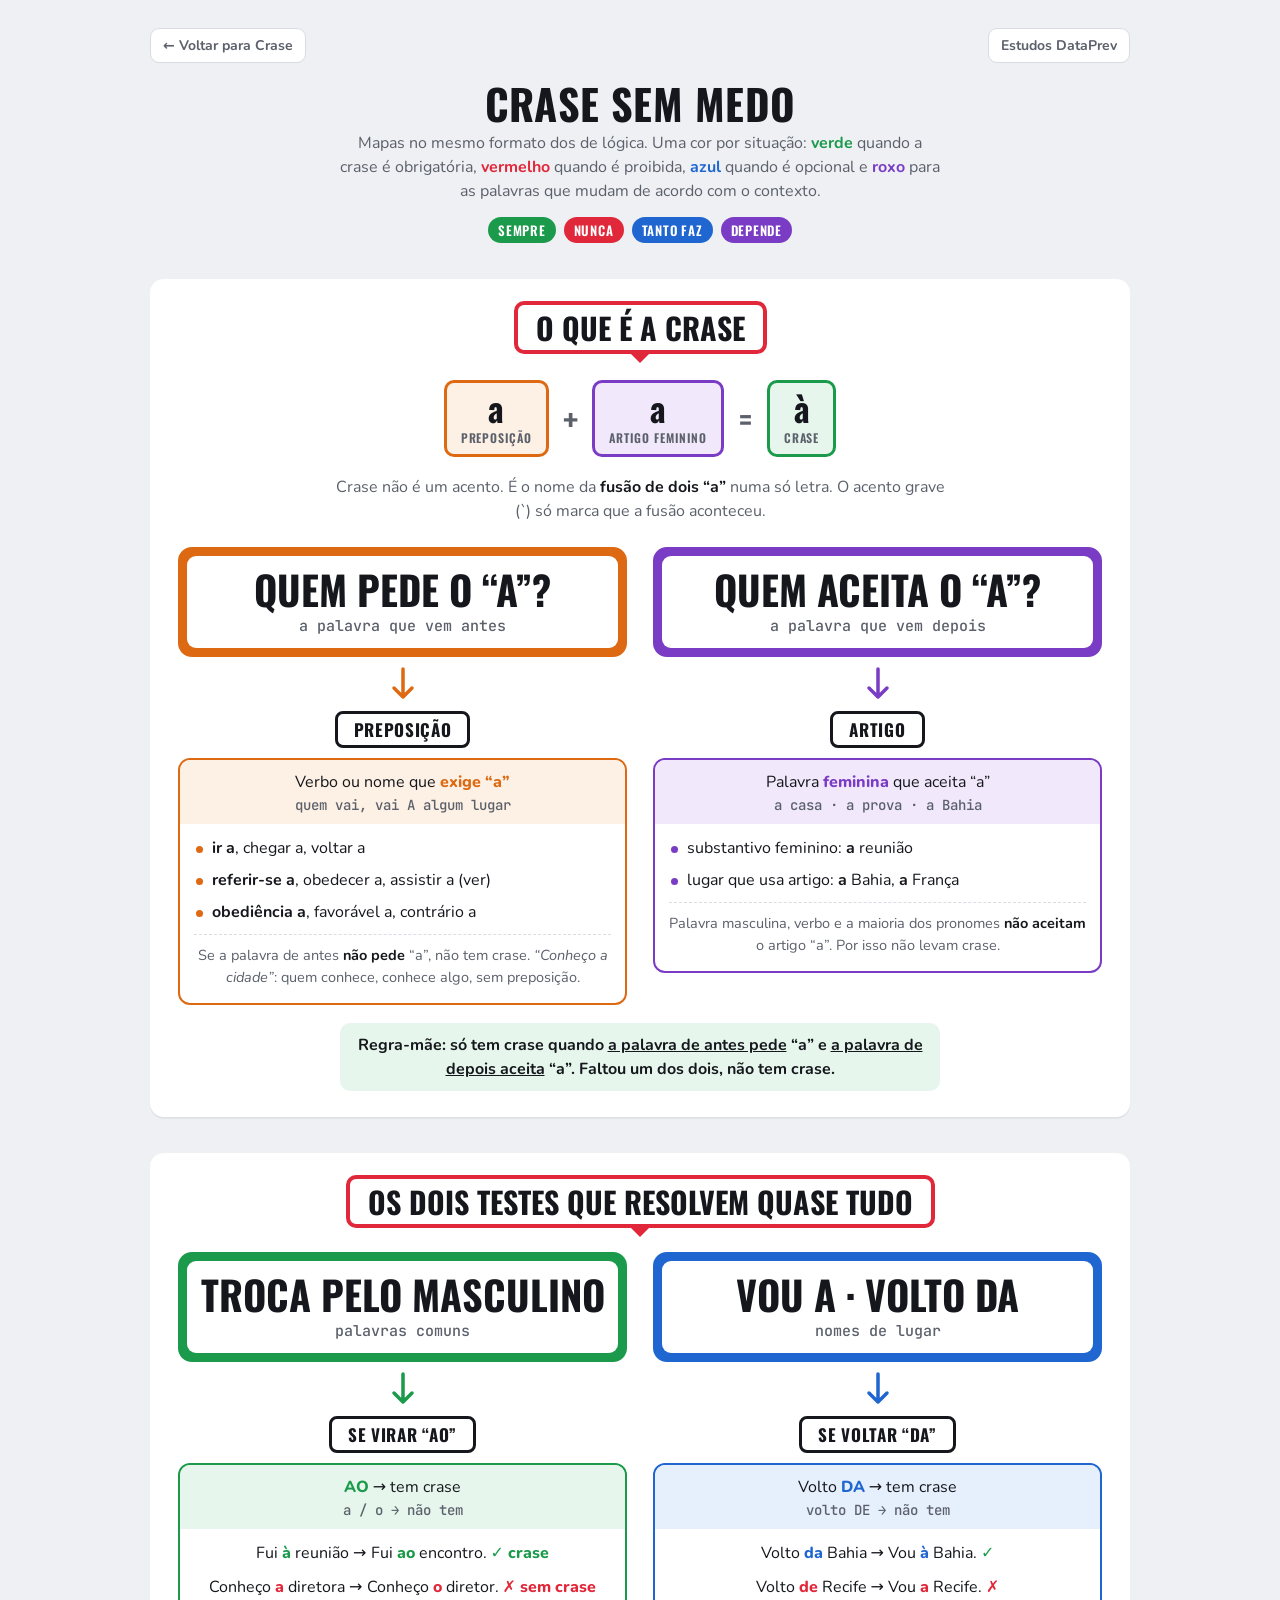
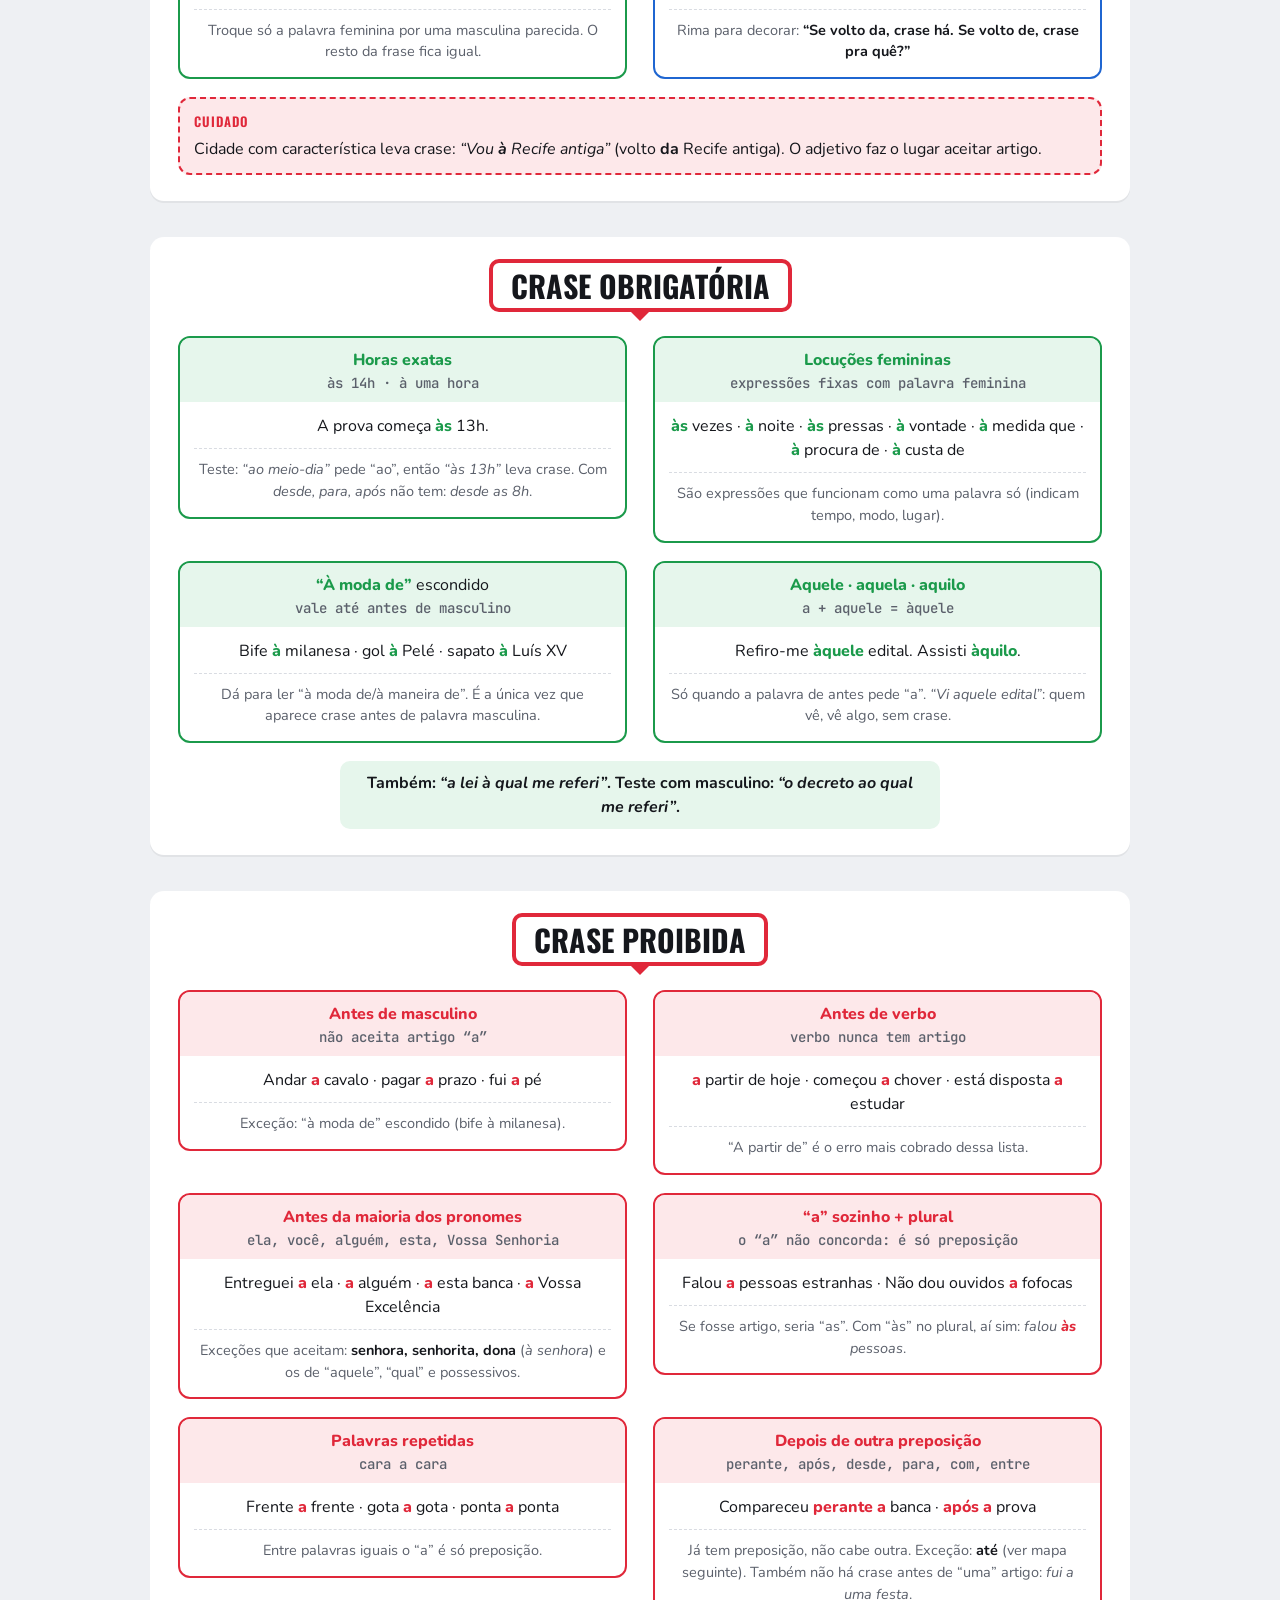
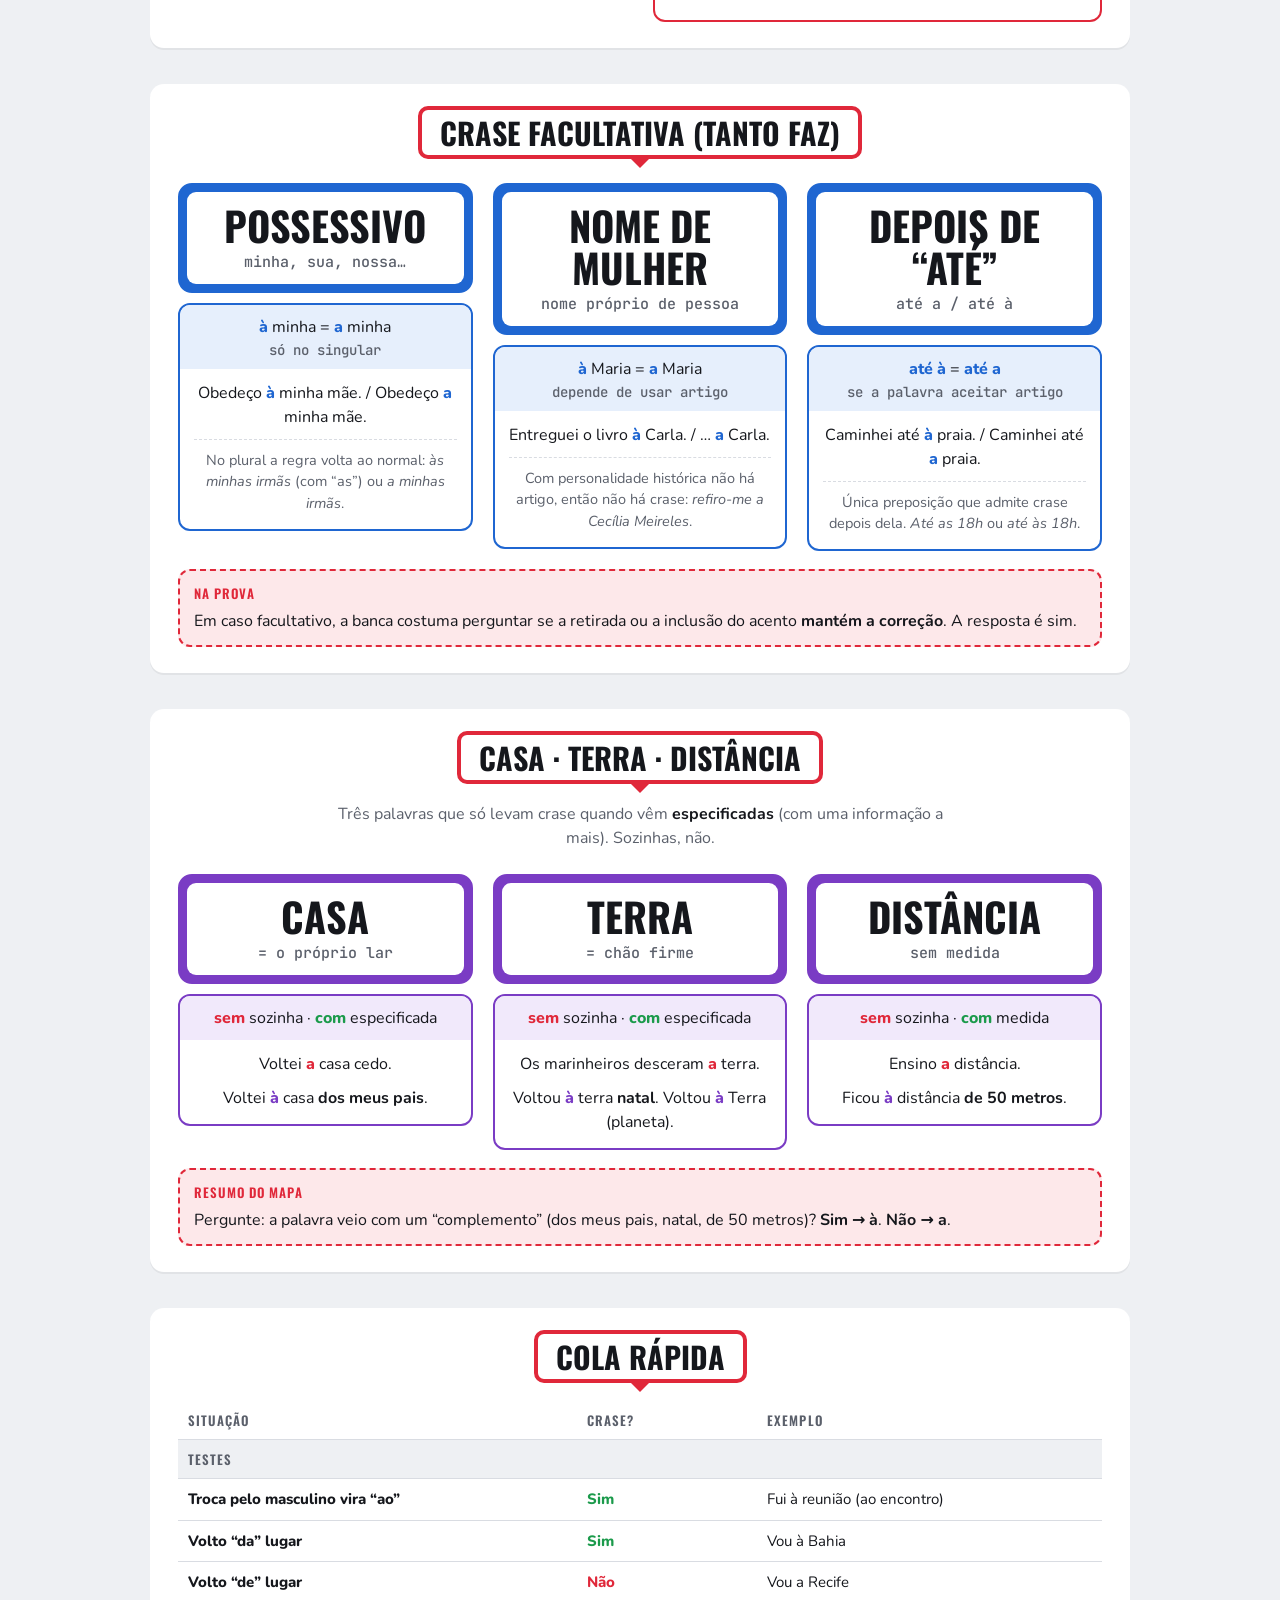
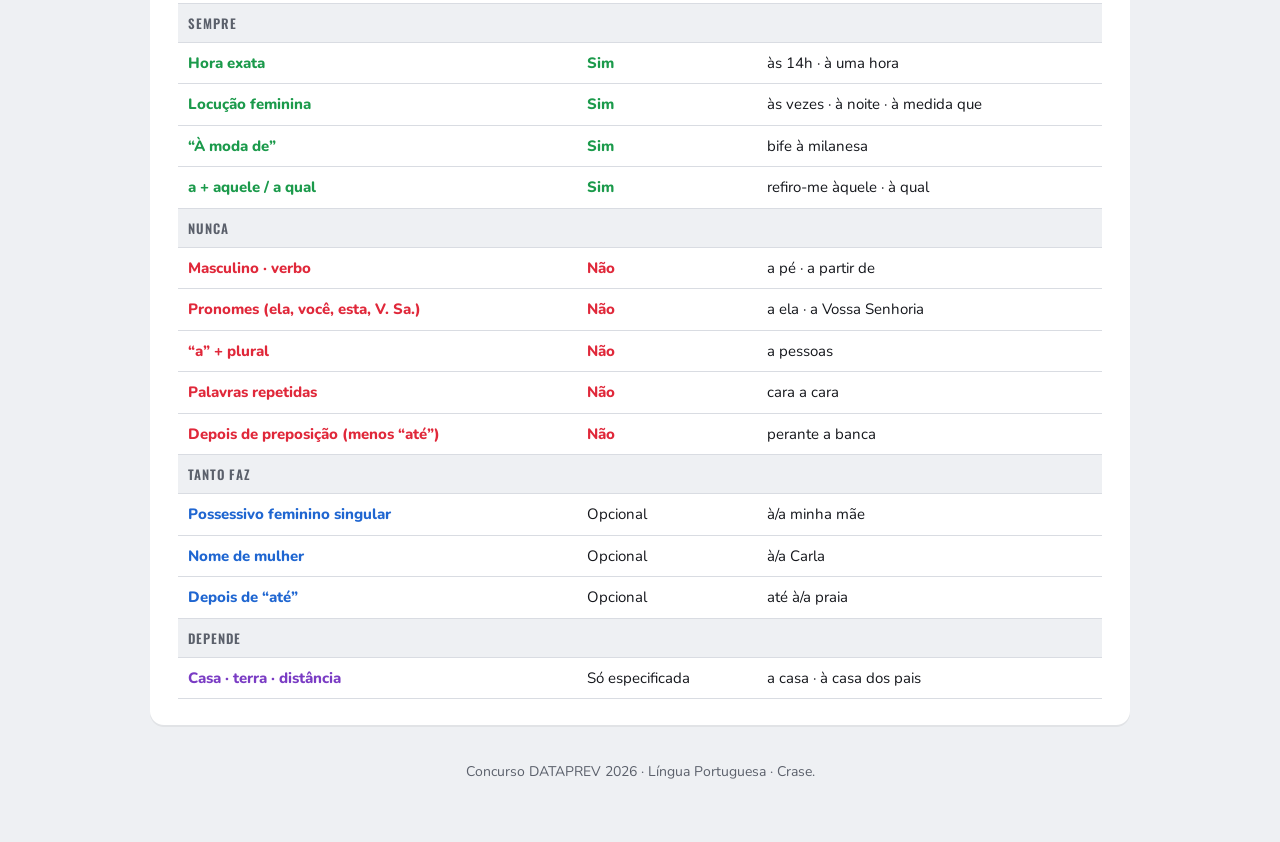
<file: public/mapas/crase.html>
<!DOCTYPE html>
<html lang="pt-BR">
<head>
<meta charset="UTF-8">
<meta name="viewport" content="width=device-width, initial-scale=1.0">
<title>Crase sem Medo</title>
<link rel="preconnect" href="https://fonts.googleapis.com">
<link rel="stylesheet" href="https://fonts.googleapis.com/css2?family=Oswald:wght@500;600;700&family=Nunito:wght@400;600;700;800&family=JetBrains+Mono:wght@500&display=swap">
<style>
:root{
  --bg:#eef0f3; --paper:#ffffff; --ink:#15171c; --muted:#5b606b; --line:#d9dce2;
  --red:#e0283a; --red-soft:#fde8ea;
  --green:#1b9a4b; --green-soft:#e6f6ec;
  --blue:#1f66d1; --blue-soft:#e6effc;
  --orange:#dd6a12; --orange-soft:#fdf0e4;
  --purple:#7a3cc4; --purple-soft:#f1e9fb;
  --pink:#d6307a; --shadow:0 2px 0 rgba(20,22,28,.06);
}
@media (prefers-color-scheme:dark){:root:not([data-theme="light"]){
  color-scheme:dark;
  --bg:#12141a; --paper:#1b1e26; --ink:#eef0f4; --muted:#a3a8b4; --line:#323744;
  --red:#ff5a67; --red-soft:#3a1d22;
  --green:#4cc97a; --green-soft:#17301f;
  --blue:#6aa2ff; --blue-soft:#172640;
  --orange:#ff9a4d; --orange-soft:#3a2615;
  --purple:#b48bff; --purple-soft:#2a1f3d;
  --pink:#ff6aa8; --shadow:none;
}}
:root[data-theme="dark"]{
  color-scheme:dark;
  --bg:#12141a; --paper:#1b1e26; --ink:#eef0f4; --muted:#a3a8b4; --line:#323744;
  --red:#ff5a67; --red-soft:#3a1d22;
  --green:#4cc97a; --green-soft:#17301f;
  --blue:#6aa2ff; --blue-soft:#172640;
  --orange:#ff9a4d; --orange-soft:#3a2615;
  --purple:#b48bff; --purple-soft:#2a1f3d;
  --pink:#ff6aa8; --shadow:none;
}
*{box-sizing:border-box}
body{background:var(--bg);color:var(--ink);font:16px/1.5 "Nunito",system-ui,sans-serif;padding-inline:16px;padding-block:28px 60px}
.wrap{max-width:980px;margin:0 auto;display:flex;flex-direction:column;gap:36px}
header.intro{text-align:center;display:flex;flex-direction:column;gap:6px}
header.intro h1{font:700 clamp(28px,5vw,42px)/1.05 "Oswald",sans-serif;text-transform:uppercase;letter-spacing:.01em;margin:0;text-wrap:balance}
header.intro p{margin:0 auto;color:var(--muted);max-width:60ch}
.legend{display:flex;flex-wrap:wrap;justify-content:center;gap:8px;margin-top:8px}
.legend span{font:600 13px "Oswald",sans-serif;letter-spacing:.06em;text-transform:uppercase;padding:3px 10px;border-radius:99px;color:#fff}
.mono{font-family:"JetBrains Mono",ui-monospace,monospace;font-size:.9em}

/* map card */
.map{background:var(--paper);border-radius:14px;padding:22px clamp(14px,3vw,28px) 26px;display:flex;flex-direction:column;gap:18px;box-shadow:var(--shadow)}
.banner{align-self:center;border:4px solid var(--red);border-radius:10px;padding:6px 18px;position:relative;text-align:center;max-width:100%}
.banner::after{content:"";position:absolute;left:50%;bottom:-13px;transform:translateX(-50%);border:9px solid transparent;border-top-color:var(--red);border-bottom:0}
.banner h2{margin:0;font:700 clamp(20px,3.6vw,30px)/1.1 "Oswald",sans-serif;text-transform:uppercase;text-wrap:balance}
.pair{display:grid;grid-template-columns:1fr 1fr;gap:18px 26px;margin-top:6px}
@media (max-width:640px){.pair{grid-template-columns:1fr}}
.col{display:flex;flex-direction:column;align-items:center;gap:10px}
.big{width:100%;border:3px solid var(--c);border-radius:14px;padding:6px;background:var(--c)}
.big div{background:var(--paper);border-radius:9px;text-align:center;padding:12px 8px;font:700 clamp(26px,5vw,40px)/1.05 "Oswald",sans-serif;text-transform:uppercase}
.big small{display:block;font:500 15px "JetBrains Mono",monospace;color:var(--muted);text-transform:none;margin-top:6px}
.arrow{width:28px;height:34px;color:var(--c)}
.pill{border:3px solid var(--red);border-radius:8px;padding:3px 16px;font:700 17px "Oswald",sans-serif;letter-spacing:.04em;text-transform:uppercase}
.pill.eq{border-color:var(--ink)}
.result{width:100%;border:2px solid var(--c);border-radius:12px;overflow:hidden;background:var(--paper)}
.result .head{background:var(--soft);padding:10px 12px;text-align:center;display:flex;flex-direction:column;gap:2px}
.result .head b{color:var(--c);font-weight:800}
.result .head .f{font:500 14px "JetBrains Mono",monospace;color:var(--muted)}
.result .body{padding:12px 14px 14px;display:flex;flex-direction:column;gap:10px;text-align:center}
.lbl{font:600 13px "Oswald",sans-serif;letter-spacing:.08em;text-transform:uppercase;color:var(--muted)}
.ex{margin:0}
.k{color:var(--c);font-weight:800}
.no{color:var(--red);font-weight:800}
.tip{border-top:1px dashed var(--line);padding-top:10px;font-size:14.5px;color:var(--muted)}
.tip strong{color:var(--ink)}
.rule{align-self:center;background:var(--soft,var(--red-soft));border-radius:10px;padding:10px 16px;text-align:center;max-width:60ch;font-weight:700}
.trap{border:2px dashed var(--red);border-radius:12px;padding:12px 14px;background:var(--red-soft);display:flex;flex-direction:column;gap:6px}
.trap .lbl{color:var(--red)}
.trap p{margin:0}
.x{color:var(--red);font-weight:800}
.ok{color:var(--green);font-weight:800}

.c-green{--c:var(--green);--soft:var(--green-soft)}
.c-blue{--c:var(--blue);--soft:var(--blue-soft)}
.c-orange{--c:var(--orange);--soft:var(--orange-soft)}
.c-purple{--c:var(--purple);--soft:var(--purple-soft)}
.c-red{--c:var(--red);--soft:var(--red-soft)}
.single{max-width:420px;width:100%;margin:0 auto}

/* summary table */
.tbl{overflow-x:auto}
table{border-collapse:collapse;width:100%;min-width:520px;font-size:15px}
th,td{padding:9px 10px;border-bottom:1px solid var(--line);text-align:left;vertical-align:top}
th{font:600 13px "Oswald",sans-serif;letter-spacing:.08em;text-transform:uppercase;color:var(--muted)}
td:first-child{font-weight:800}
tr.grp td{background:var(--bg);font:600 13px "Oswald",sans-serif;letter-spacing:.08em;text-transform:uppercase;color:var(--muted);font-weight:600}
footer{text-align:center;color:var(--muted);font-size:14px}
</style>

<style>
.trio{display:grid;grid-template-columns:repeat(3,1fr);gap:18px 20px;margin-top:6px}
@media (max-width:760px){.trio{grid-template-columns:1fr}}
.list{margin:0;padding:0;list-style:none;display:flex;flex-direction:column;gap:8px;text-align:left}
.list li{padding-left:18px;position:relative}
.list li::before{content:"";position:absolute;left:2px;top:.6em;width:7px;height:7px;border-radius:50%;background:var(--c)}
.eqn{display:flex;flex-wrap:wrap;justify-content:center;align-items:center;gap:10px 14px;font:700 clamp(22px,4.2vw,34px)/1 "Oswald",sans-serif}
.eqn .t{border:3px solid var(--c);border-radius:10px;padding:8px 14px;display:flex;flex-direction:column;align-items:center;gap:4px;background:var(--soft)}
.eqn .t small{font:600 12px "Oswald",sans-serif;letter-spacing:.08em;text-transform:uppercase;color:var(--muted)}
.eqn .op{color:var(--muted)}
.c-ink{--c:var(--ink);--soft:var(--bg)}
</style>
<style>
body{margin:0}
.back{max-width:980px;margin:0 auto 18px;display:flex;justify-content:space-between;align-items:center;gap:12px;flex-wrap:wrap}
.back a{display:inline-flex;align-items:center;gap:6px;color:var(--muted);text-decoration:none;font-weight:700;font-size:14px;border:1px solid var(--line);border-radius:9px;padding:6px 12px;background:var(--paper)}
.back a:hover{color:var(--ink)}
.back a:focus-visible{outline:2px solid var(--blue);outline-offset:2px}
</style>
</head>
<body>
<nav class="back"><a href="/#/m/crase">← Voltar para Crase</a><a href="/#/">Estudos DataPrev</a></nav>
<div class="wrap">

<header class="intro">
  <h1>Crase sem medo</h1>
  <p>Mapas no mesmo formato dos de lógica. Uma cor por situação: <b style="color:var(--green)">verde</b> quando a crase é obrigatória, <b style="color:var(--red)">vermelho</b> quando é proibida, <b style="color:var(--blue)">azul</b> quando é opcional e <b style="color:var(--purple)">roxo</b> para as palavras que mudam de acordo com o contexto.</p>
  <div class="legend">
    <span style="background:var(--green)">Sempre</span>
    <span style="background:var(--red)">Nunca</span>
    <span style="background:var(--blue)">Tanto faz</span>
    <span style="background:var(--purple)">Depende</span>
  </div>
</header>

<!-- MAPA 1 -->
<section class="map">
  <div class="banner"><h2>O que é a crase</h2></div>
  <div class="eqn" style="margin-top:8px">
    <div class="t c-orange">a<small>preposição</small></div>
    <span class="op">+</span>
    <div class="t c-purple">a<small>artigo feminino</small></div>
    <span class="op">=</span>
    <div class="t c-green">à<small>crase</small></div>
  </div>
  <p style="margin:0 auto;max-width:62ch;text-align:center;color:var(--muted)">Crase não é um acento. É o nome da <b style="color:var(--ink)">fusão de dois “a”</b> numa só letra. O acento grave (`) só marca que a fusão aconteceu.</p>
  <div class="pair">
    <div class="col c-orange">
      <div class="big"><div>Quem pede o “a”?<small>a palavra que vem antes</small></div></div>
      <svg class="arrow" viewBox="0 0 28 34" fill="none" stroke="currentColor" stroke-width="3.5" stroke-linecap="round" stroke-linejoin="round"><path d="M14 2v28M5 21l9 9 9-9"/></svg>
      <div class="pill eq">Preposição</div>
      <div class="result">
        <div class="head"><span>Verbo ou nome que <b>exige “a”</b></span><span class="f">quem vai, vai A algum lugar</span></div>
        <div class="body">
          <ul class="list">
            <li><b>ir a</b>, chegar a, voltar a</li>
            <li><b>referir-se a</b>, obedecer a, assistir a (ver)</li>
            <li><b>obediência a</b>, favorável a, contrário a</li>
          </ul>
          <div class="tip">Se a palavra de antes <strong>não pede</strong> “a”, não tem crase. <em>“Conheço a cidade”</em>: quem conhece, conhece algo, sem preposição.</div>
        </div>
      </div>
    </div>
    <div class="col c-purple">
      <div class="big"><div>Quem aceita o “a”?<small>a palavra que vem depois</small></div></div>
      <svg class="arrow" viewBox="0 0 28 34" fill="none" stroke="currentColor" stroke-width="3.5" stroke-linecap="round" stroke-linejoin="round"><path d="M14 2v28M5 21l9 9 9-9"/></svg>
      <div class="pill eq">Artigo</div>
      <div class="result">
        <div class="head"><span>Palavra <b>feminina</b> que aceita “a”</span><span class="f">a casa · a prova · a Bahia</span></div>
        <div class="body">
          <ul class="list">
            <li>substantivo feminino: <b>a</b> reunião</li>
            <li>lugar que usa artigo: <b>a</b> Bahia, <b>a</b> França</li>
          </ul>
          <div class="tip">Palavra masculina, verbo e a maioria dos pronomes <strong>não aceitam</strong> o artigo “a”. Por isso não levam crase.</div>
        </div>
      </div>
    </div>
  </div>
  <div class="rule" style="background:var(--green-soft)">Regra-mãe: só tem crase quando <u>a palavra de antes pede</u> “a” <b>e</b> <u>a palavra de depois aceita</u> “a”. Faltou um dos dois, não tem crase.</div>
</section>

<!-- MAPA 2 -->
<section class="map">
  <div class="banner"><h2>Os dois testes que resolvem quase tudo</h2></div>
  <div class="pair">
    <div class="col c-green">
      <div class="big"><div>Troca pelo masculino<small>palavras comuns</small></div></div>
      <svg class="arrow" viewBox="0 0 28 34" fill="none" stroke="currentColor" stroke-width="3.5" stroke-linecap="round" stroke-linejoin="round"><path d="M14 2v28M5 21l9 9 9-9"/></svg>
      <div class="pill eq">Se virar “AO”</div>
      <div class="result">
        <div class="head"><span><b>AO</b> → tem crase</span><span class="f">a / o → não tem</span></div>
        <div class="body">
          <p class="ex">Fui <span class="k">à</span> reunião → Fui <span class="k">ao</span> encontro. <span class="ok">✓ crase</span></p>
          <p class="ex">Conheço <span class="no">a</span> diretora → Conheço <span class="no">o</span> diretor. <span class="x">✗ sem crase</span></p>
          <div class="tip">Troque só a palavra feminina por uma masculina parecida. O resto da frase fica igual.</div>
        </div>
      </div>
    </div>
    <div class="col c-blue">
      <div class="big"><div>Vou a · Volto da<small>nomes de lugar</small></div></div>
      <svg class="arrow" viewBox="0 0 28 34" fill="none" stroke="currentColor" stroke-width="3.5" stroke-linecap="round" stroke-linejoin="round"><path d="M14 2v28M5 21l9 9 9-9"/></svg>
      <div class="pill eq">Se voltar “DA”</div>
      <div class="result">
        <div class="head"><span>Volto <b>DA</b> → tem crase</span><span class="f">volto DE → não tem</span></div>
        <div class="body">
          <p class="ex">Volto <span class="k">da</span> Bahia → Vou <span class="k">à</span> Bahia. <span class="ok">✓</span></p>
          <p class="ex">Volto <span class="no">de</span> Recife → Vou <span class="no">a</span> Recife. <span class="x">✗</span></p>
          <div class="tip">Rima para decorar: <strong>“Se volto da, crase há. Se volto de, crase pra quê?”</strong></div>
        </div>
      </div>
    </div>
  </div>
  <div class="trap">
    <span class="lbl">Cuidado</span>
    <p>Cidade com característica leva crase: <em>“Vou <b>à</b> Recife antiga”</em> (volto <b>da</b> Recife antiga). O adjetivo faz o lugar aceitar artigo.</p>
  </div>
</section>

<!-- MAPA 3 -->
<section class="map">
  <div class="banner"><h2>Crase obrigatória</h2></div>
  <div class="pair">
    <div class="col c-green">
      <div class="result">
        <div class="head"><span><b>Horas exatas</b></span><span class="f">às 14h · à uma hora</span></div>
        <div class="body">
          <p class="ex">A prova começa <span class="k">às</span> 13h.</p>
          <div class="tip">Teste: <em>“ao meio-dia”</em> pede “ao”, então <em>“às 13h”</em> leva crase. Com <em>desde, para, após</em> não tem: <em>desde as 8h</em>.</div>
        </div>
      </div>
    </div>
    <div class="col c-green">
      <div class="result">
        <div class="head"><span><b>Locuções femininas</b></span><span class="f">expressões fixas com palavra feminina</span></div>
        <div class="body">
          <p class="ex"><span class="k">às</span> vezes · <span class="k">à</span> noite · <span class="k">às</span> pressas · <span class="k">à</span> vontade · <span class="k">à</span> medida que · <span class="k">à</span> procura de · <span class="k">à</span> custa de</p>
          <div class="tip">São expressões que funcionam como uma palavra só (indicam tempo, modo, lugar).</div>
        </div>
      </div>
    </div>
    <div class="col c-green">
      <div class="result">
        <div class="head"><span><b>“À moda de”</b> escondido</span><span class="f">vale até antes de masculino</span></div>
        <div class="body">
          <p class="ex">Bife <span class="k">à</span> milanesa · gol <span class="k">à</span> Pelé · sapato <span class="k">à</span> Luís XV</p>
          <div class="tip">Dá para ler “à moda de/à maneira de”. É a única vez que aparece crase antes de palavra masculina.</div>
        </div>
      </div>
    </div>
    <div class="col c-green">
      <div class="result">
        <div class="head"><span><b>Aquele · aquela · aquilo</b></span><span class="f">a + aquele = àquele</span></div>
        <div class="body">
          <p class="ex">Refiro-me <span class="k">àquele</span> edital. Assisti <span class="k">àquilo</span>.</p>
          <div class="tip">Só quando a palavra de antes pede “a”. <em>“Vi aquele edital”</em>: quem vê, vê algo, sem crase.</div>
        </div>
      </div>
    </div>
  </div>
  <div class="rule" style="background:var(--green-soft)">Também: <em>“a lei <b>à qual</b> me referi”</em>. Teste com masculino: <em>“o decreto <b>ao qual</b> me referi”</em>.</div>
</section>

<!-- MAPA 4 -->
<section class="map">
  <div class="banner"><h2>Crase proibida</h2></div>
  <div class="pair">
    <div class="col c-red">
      <div class="result">
        <div class="head"><span><b>Antes de masculino</b></span><span class="f">não aceita artigo “a”</span></div>
        <div class="body">
          <p class="ex">Andar <span class="no">a</span> cavalo · pagar <span class="no">a</span> prazo · fui <span class="no">a</span> pé</p>
          <div class="tip">Exceção: “à moda de” escondido (bife à milanesa).</div>
        </div>
      </div>
    </div>
    <div class="col c-red">
      <div class="result">
        <div class="head"><span><b>Antes de verbo</b></span><span class="f">verbo nunca tem artigo</span></div>
        <div class="body">
          <p class="ex"><span class="no">a</span> partir de hoje · começou <span class="no">a</span> chover · está disposta <span class="no">a</span> estudar</p>
          <div class="tip">“A partir de” é o erro mais cobrado dessa lista.</div>
        </div>
      </div>
    </div>
    <div class="col c-red">
      <div class="result">
        <div class="head"><span><b>Antes da maioria dos pronomes</b></span><span class="f">ela, você, alguém, esta, Vossa Senhoria</span></div>
        <div class="body">
          <p class="ex">Entreguei <span class="no">a</span> ela · <span class="no">a</span> alguém · <span class="no">a</span> esta banca · <span class="no">a</span> Vossa Excelência</p>
          <div class="tip">Exceções que aceitam: <strong>senhora, senhorita, dona</strong> (<em>à senhora</em>) e os de “aquele”, “qual” e possessivos.</div>
        </div>
      </div>
    </div>
    <div class="col c-red">
      <div class="result">
        <div class="head"><span><b>“a” sozinho + plural</b></span><span class="f">o “a” não concorda: é só preposição</span></div>
        <div class="body">
          <p class="ex">Falou <span class="no">a</span> pessoas estranhas · Não dou ouvidos <span class="no">a</span> fofocas</p>
          <div class="tip">Se fosse artigo, seria “as”. Com “às” no plural, aí sim: <em>falou <span class="k">às</span> pessoas</em>.</div>
        </div>
      </div>
    </div>
    <div class="col c-red">
      <div class="result">
        <div class="head"><span><b>Palavras repetidas</b></span><span class="f">cara a cara</span></div>
        <div class="body">
          <p class="ex">Frente <span class="no">a</span> frente · gota <span class="no">a</span> gota · ponta <span class="no">a</span> ponta</p>
          <div class="tip">Entre palavras iguais o “a” é só preposição.</div>
        </div>
      </div>
    </div>
    <div class="col c-red">
      <div class="result">
        <div class="head"><span><b>Depois de outra preposição</b></span><span class="f">perante, após, desde, para, com, entre</span></div>
        <div class="body">
          <p class="ex">Compareceu <span class="no">perante a</span> banca · <span class="no">após a</span> prova</p>
          <div class="tip">Já tem preposição, não cabe outra. Exceção: <strong>até</strong> (ver mapa seguinte). Também não há crase antes de “uma” artigo: <em>fui a uma festa</em>.</div>
        </div>
      </div>
    </div>
  </div>
</section>

<!-- MAPA 5 -->
<section class="map">
  <div class="banner"><h2>Crase facultativa (tanto faz)</h2></div>
  <div class="trio">
    <div class="col c-blue">
      <div class="big"><div>Possessivo<small>minha, sua, nossa…</small></div></div>
      <div class="result">
        <div class="head"><span><b>à</b> minha = <b>a</b> minha</span><span class="f">só no singular</span></div>
        <div class="body">
          <p class="ex">Obedeço <span class="k">à</span> minha mãe. / Obedeço <span class="k">a</span> minha mãe.</p>
          <div class="tip">No plural a regra volta ao normal: <em>às minhas irmãs</em> (com “as”) ou <em>a minhas irmãs</em>.</div>
        </div>
      </div>
    </div>
    <div class="col c-blue">
      <div class="big"><div>Nome de mulher<small>nome próprio de pessoa</small></div></div>
      <div class="result">
        <div class="head"><span><b>à</b> Maria = <b>a</b> Maria</span><span class="f">depende de usar artigo</span></div>
        <div class="body">
          <p class="ex">Entreguei o livro <span class="k">à</span> Carla. / … <span class="k">a</span> Carla.</p>
          <div class="tip">Com personalidade histórica não há artigo, então não há crase: <em>refiro-me a Cecília Meireles</em>.</div>
        </div>
      </div>
    </div>
    <div class="col c-blue">
      <div class="big"><div>Depois de “até”<small>até a / até à</small></div></div>
      <div class="result">
        <div class="head"><span><b>até à</b> = <b>até a</b></span><span class="f">se a palavra aceitar artigo</span></div>
        <div class="body">
          <p class="ex">Caminhei até <span class="k">à</span> praia. / Caminhei até <span class="k">a</span> praia.</p>
          <div class="tip">Única preposição que admite crase depois dela. <em>Até as 18h</em> ou <em>até às 18h</em>.</div>
        </div>
      </div>
    </div>
  </div>
  <div class="trap">
    <span class="lbl">Na prova</span>
    <p>Em caso facultativo, a banca costuma perguntar se a retirada ou a inclusão do acento <b>mantém a correção</b>. A resposta é sim.</p>
  </div>
</section>

<!-- MAPA 6 -->
<section class="map">
  <div class="banner"><h2>Casa · Terra · Distância</h2></div>
  <p style="margin:0 auto;max-width:62ch;text-align:center;color:var(--muted)">Três palavras que só levam crase quando vêm <b style="color:var(--ink)">especificadas</b> (com uma informação a mais). Sozinhas, não.</p>
  <div class="trio">
    <div class="col c-purple">
      <div class="big"><div>Casa<small>= o próprio lar</small></div></div>
      <div class="result">
        <div class="head"><span><span class="x">sem</span> sozinha · <span class="ok">com</span> especificada</span></div>
        <div class="body">
          <p class="ex">Voltei <span class="no">a</span> casa cedo.</p>
          <p class="ex">Voltei <span class="k">à</span> casa <b>dos meus pais</b>.</p>
        </div>
      </div>
    </div>
    <div class="col c-purple">
      <div class="big"><div>Terra<small>= chão firme</small></div></div>
      <div class="result">
        <div class="head"><span><span class="x">sem</span> sozinha · <span class="ok">com</span> especificada</span></div>
        <div class="body">
          <p class="ex">Os marinheiros desceram <span class="no">a</span> terra.</p>
          <p class="ex">Voltou <span class="k">à</span> terra <b>natal</b>. Voltou <span class="k">à</span> Terra (planeta).</p>
        </div>
      </div>
    </div>
    <div class="col c-purple">
      <div class="big"><div>Distância<small>sem medida</small></div></div>
      <div class="result">
        <div class="head"><span><span class="x">sem</span> sozinha · <span class="ok">com</span> medida</span></div>
        <div class="body">
          <p class="ex">Ensino <span class="no">a</span> distância.</p>
          <p class="ex">Ficou <span class="k">à</span> distância <b>de 50 metros</b>.</p>
        </div>
      </div>
    </div>
  </div>
  <div class="trap">
    <span class="lbl">Resumo do mapa</span>
    <p>Pergunte: a palavra veio com um “complemento” (dos meus pais, natal, de 50 metros)? <b>Sim → à</b>. <b>Não → a</b>.</p>
  </div>
</section>

<!-- RESUMO -->
<section class="map">
  <div class="banner"><h2>Cola rápida</h2></div>
  <div class="tbl">
    <table>
      <thead><tr><th>Situação</th><th>Crase?</th><th>Exemplo</th></tr></thead>
      <tbody>
        <tr class="grp"><td colspan="3">Testes</td></tr>
        <tr><td>Troca pelo masculino vira “ao”</td><td class="ok">Sim</td><td>Fui à reunião (ao encontro)</td></tr>
        <tr><td>Volto “da” lugar</td><td class="ok">Sim</td><td>Vou à Bahia</td></tr>
        <tr><td>Volto “de” lugar</td><td class="x">Não</td><td>Vou a Recife</td></tr>
        <tr class="grp"><td colspan="3">Sempre</td></tr>
        <tr><td style="color:var(--green)">Hora exata</td><td class="ok">Sim</td><td>às 14h · à uma hora</td></tr>
        <tr><td style="color:var(--green)">Locução feminina</td><td class="ok">Sim</td><td>às vezes · à noite · à medida que</td></tr>
        <tr><td style="color:var(--green)">“À moda de”</td><td class="ok">Sim</td><td>bife à milanesa</td></tr>
        <tr><td style="color:var(--green)">a + aquele / a qual</td><td class="ok">Sim</td><td>refiro-me àquele · à qual</td></tr>
        <tr class="grp"><td colspan="3">Nunca</td></tr>
        <tr><td style="color:var(--red)">Masculino · verbo</td><td class="x">Não</td><td>a pé · a partir de</td></tr>
        <tr><td style="color:var(--red)">Pronomes (ela, você, esta, V. Sa.)</td><td class="x">Não</td><td>a ela · a Vossa Senhoria</td></tr>
        <tr><td style="color:var(--red)">“a” + plural</td><td class="x">Não</td><td>a pessoas</td></tr>
        <tr><td style="color:var(--red)">Palavras repetidas</td><td class="x">Não</td><td>cara a cara</td></tr>
        <tr><td style="color:var(--red)">Depois de preposição (menos “até”)</td><td class="x">Não</td><td>perante a banca</td></tr>
        <tr class="grp"><td colspan="3">Tanto faz</td></tr>
        <tr><td style="color:var(--blue)">Possessivo feminino singular</td><td>Opcional</td><td>à/a minha mãe</td></tr>
        <tr><td style="color:var(--blue)">Nome de mulher</td><td>Opcional</td><td>à/a Carla</td></tr>
        <tr><td style="color:var(--blue)">Depois de “até”</td><td>Opcional</td><td>até à/a praia</td></tr>
        <tr class="grp"><td colspan="3">Depende</td></tr>
        <tr><td style="color:var(--purple)">Casa · terra · distância</td><td>Só especificada</td><td>a casa · à casa dos pais</td></tr>
      </tbody>
    </table>
  </div>
</section>

<footer>Concurso DATAPREV 2026 · Língua Portuguesa · Crase.</footer>
</div>

</body>
</html>
</file>
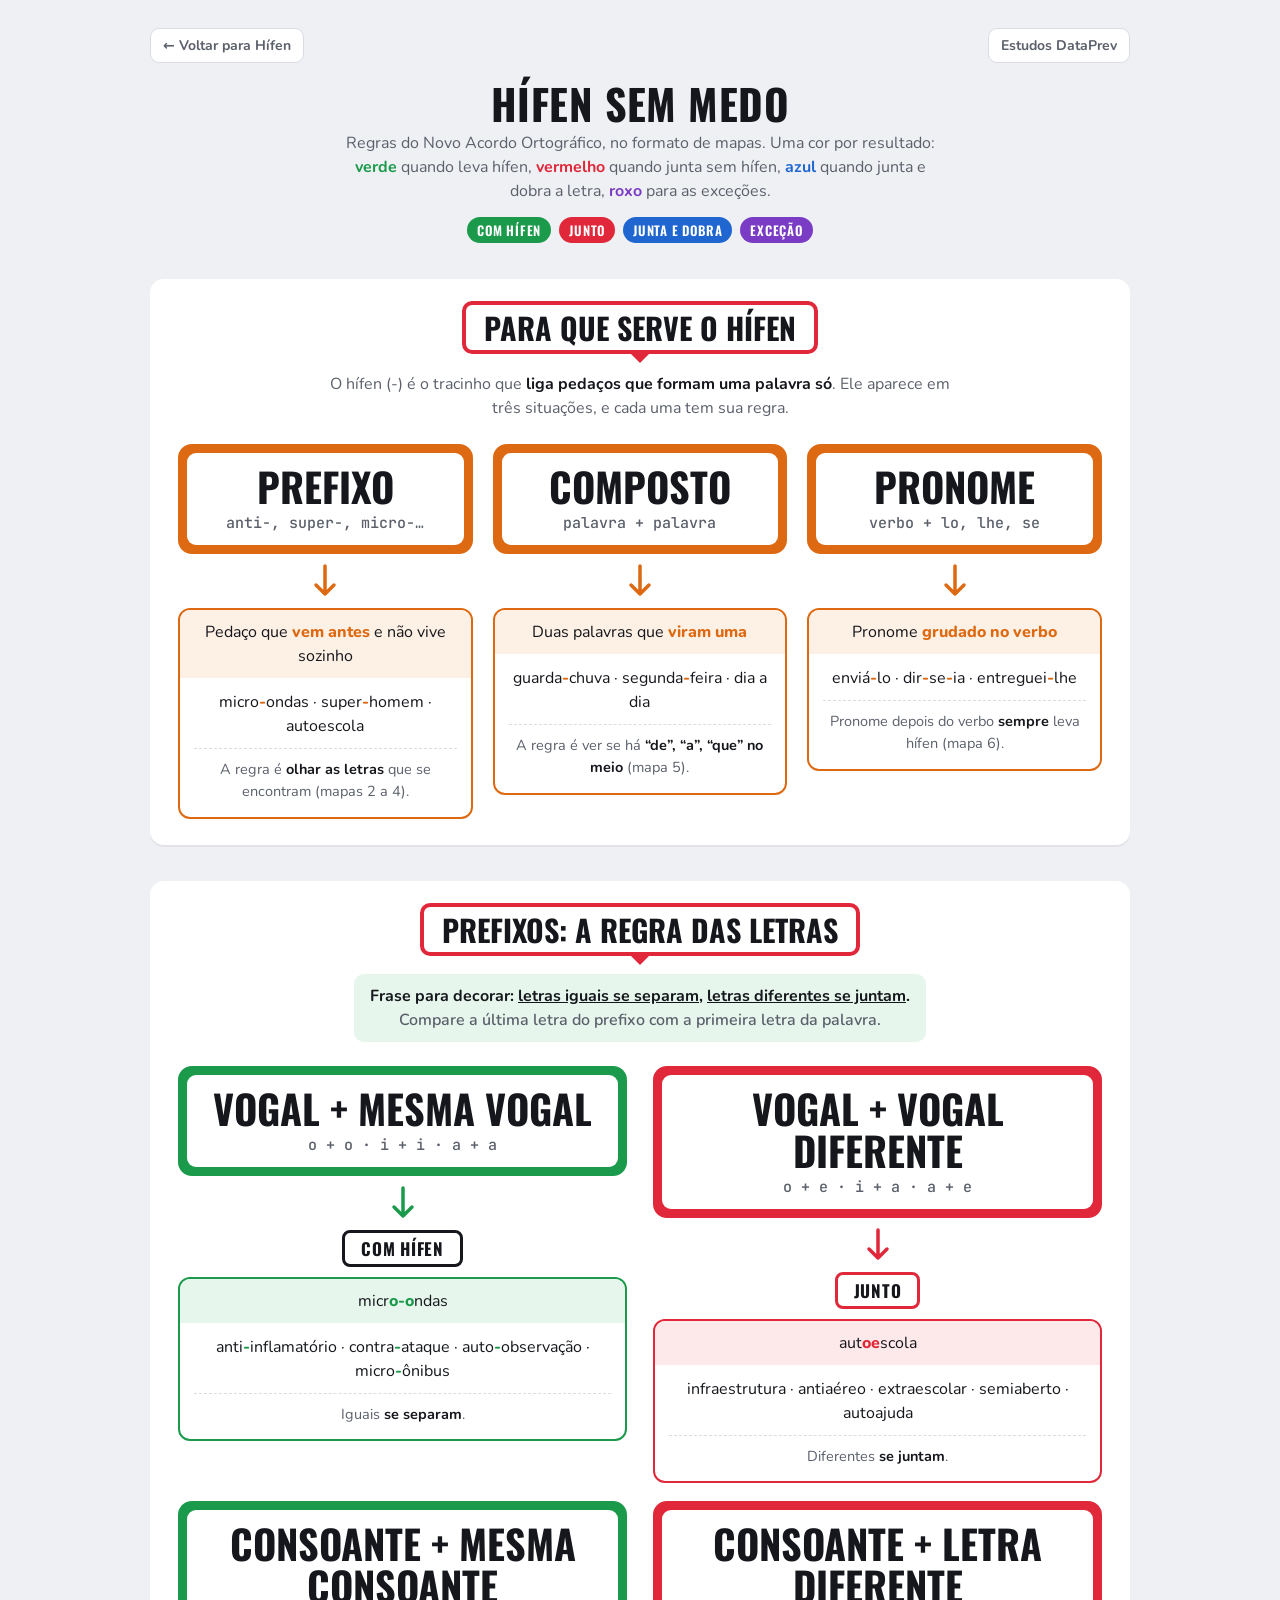
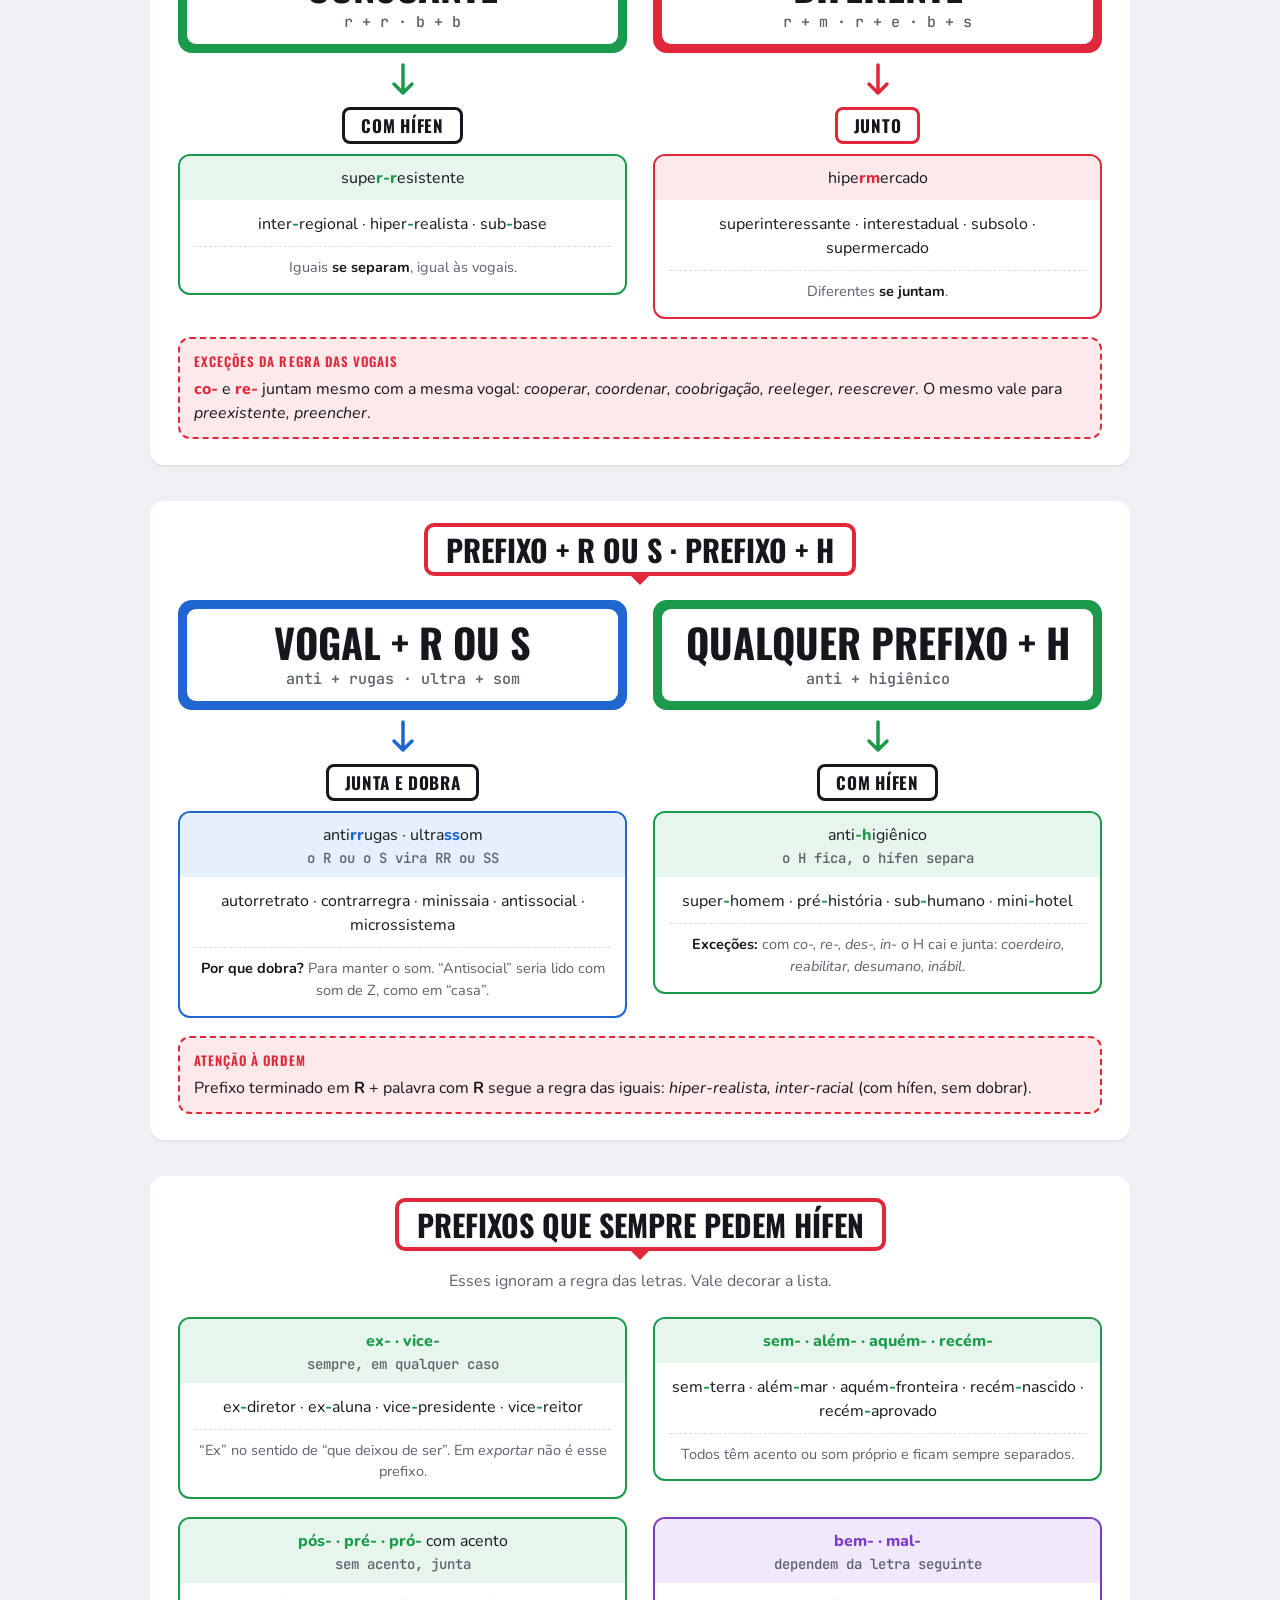
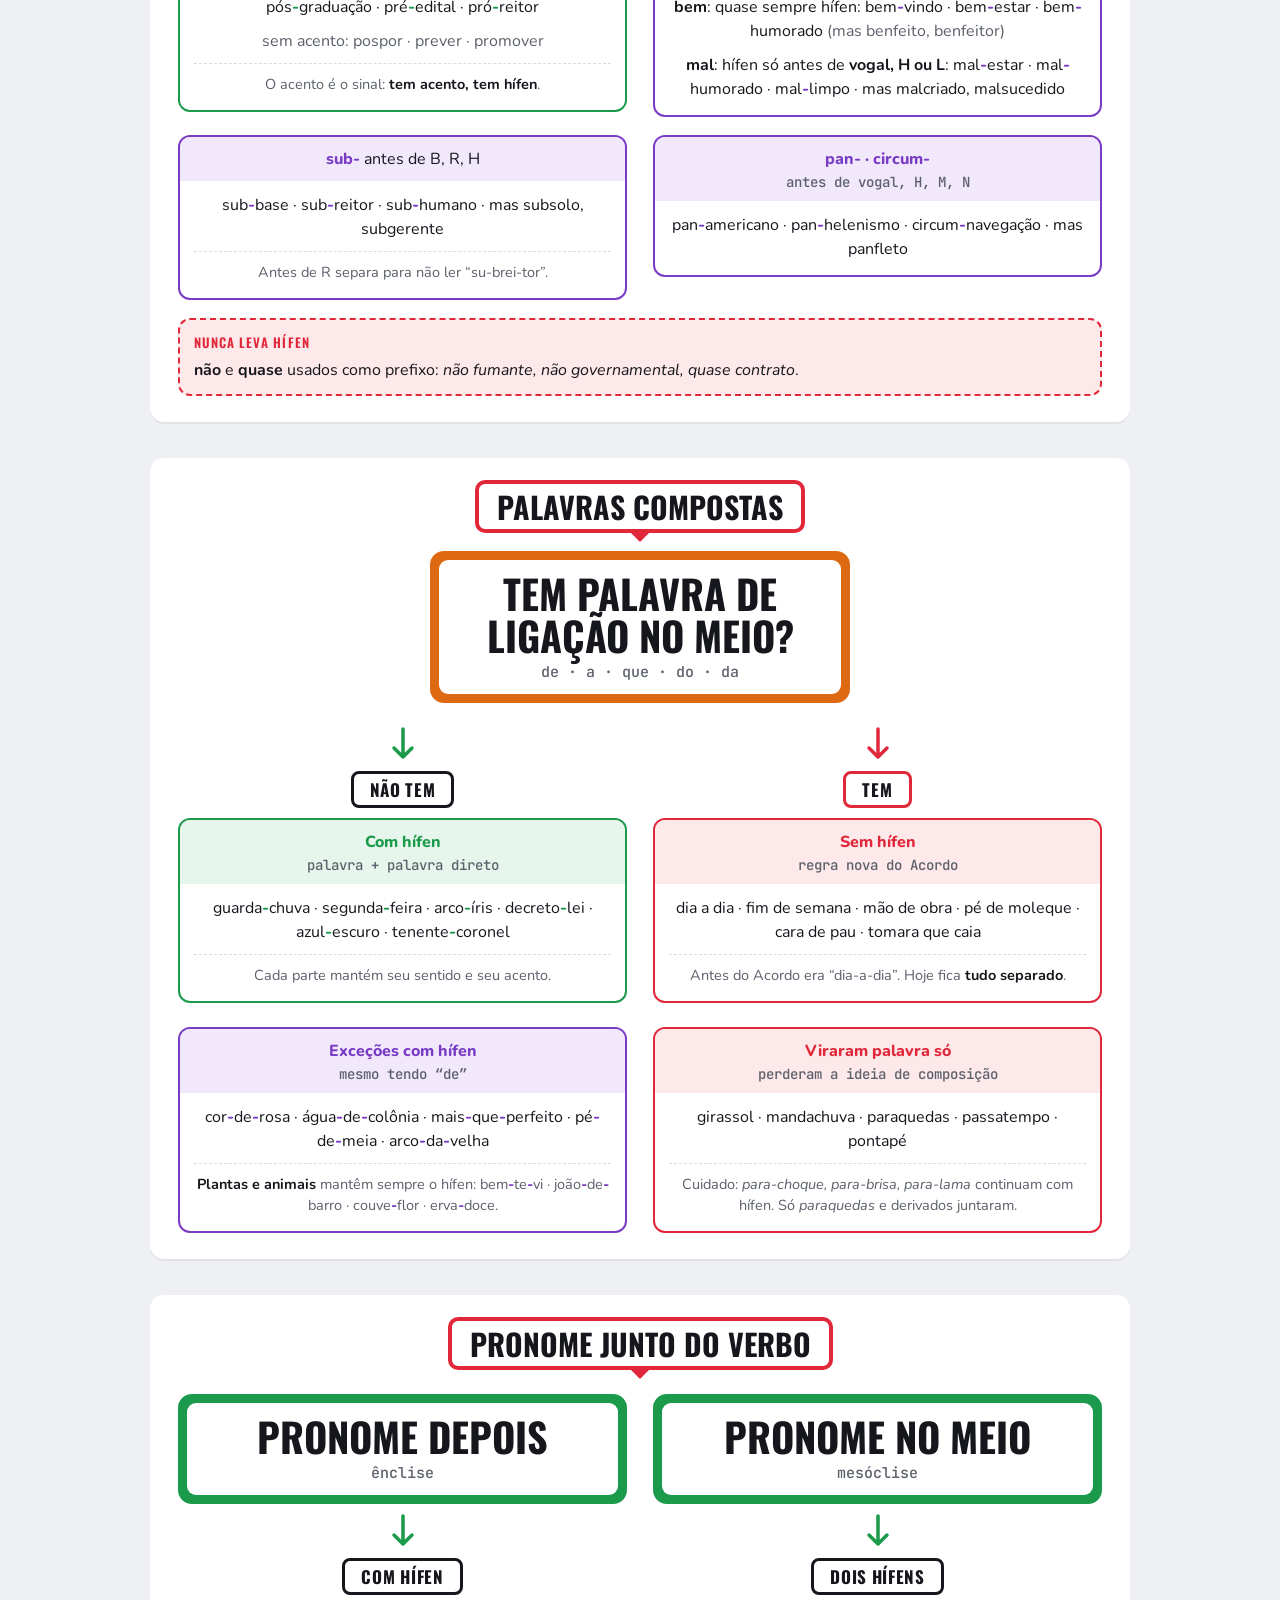
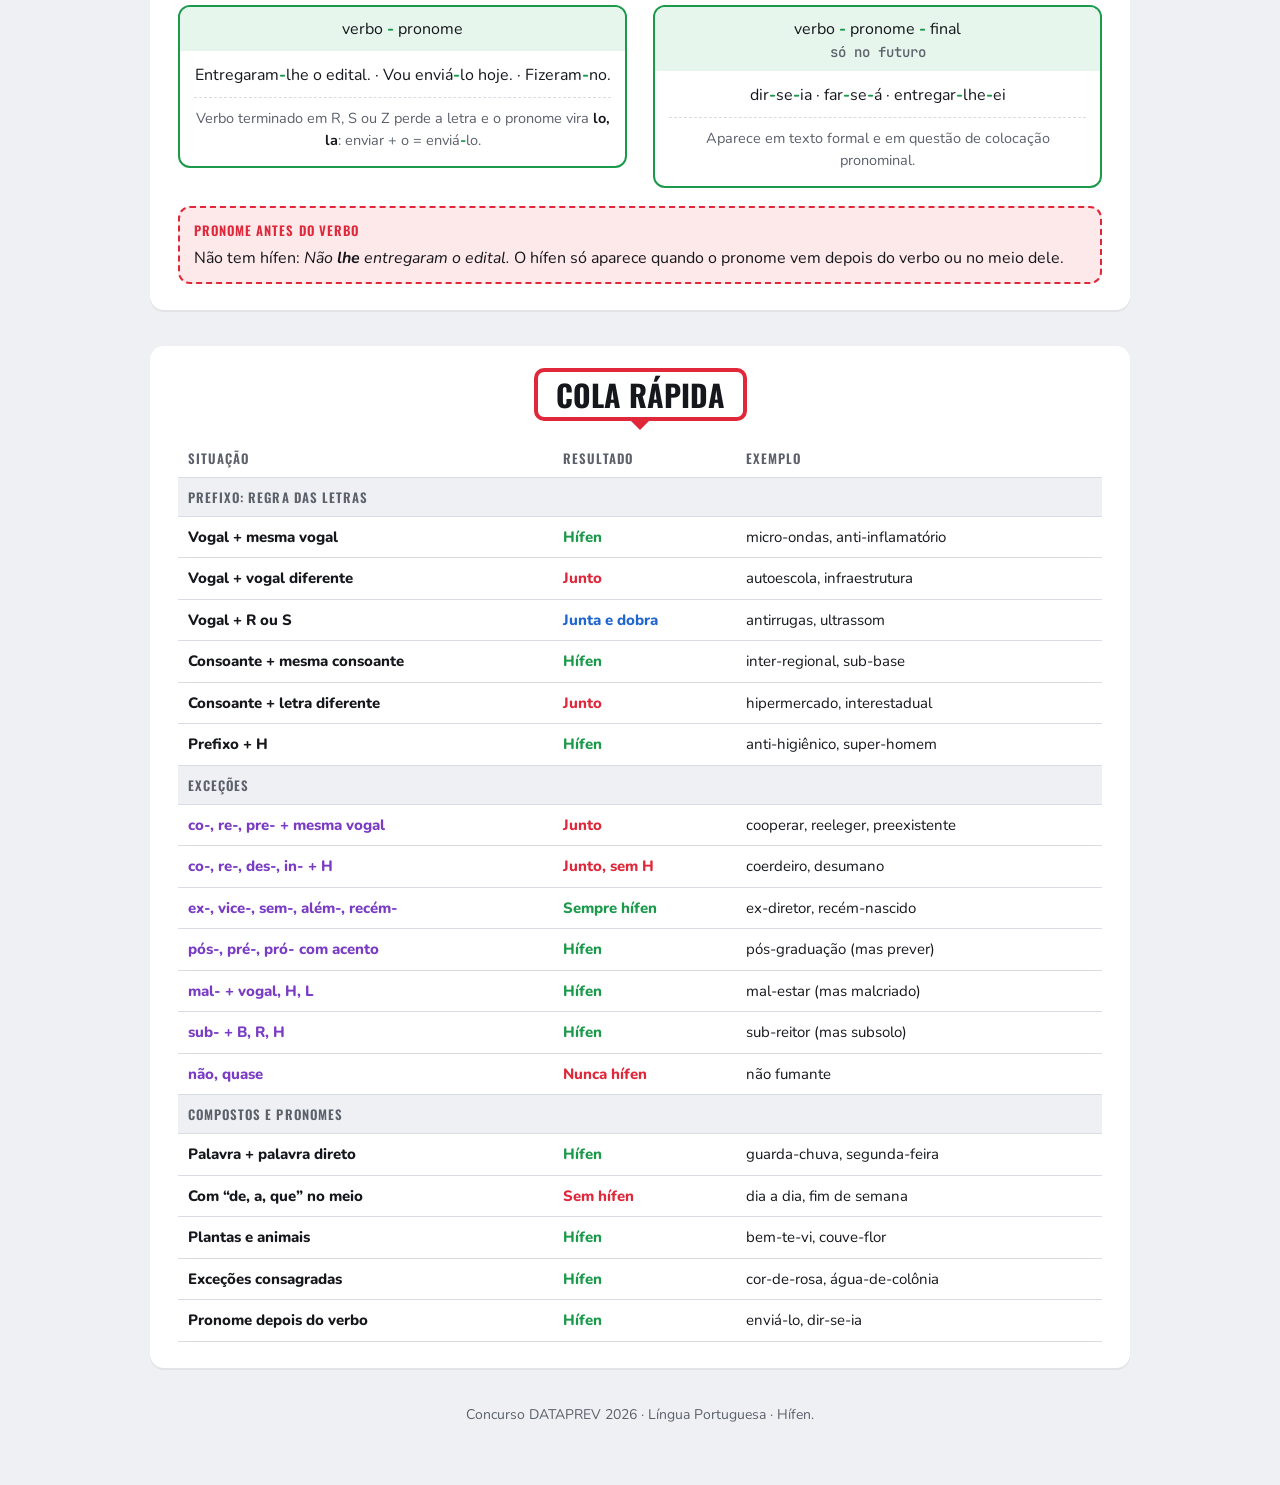
<file: public/mapas/hifen.html>
<!DOCTYPE html>
<html lang="pt-BR">
<head>
<meta charset="UTF-8">
<meta name="viewport" content="width=device-width, initial-scale=1.0">
<title>Hífen sem Medo</title>
<link rel="preconnect" href="https://fonts.googleapis.com">
<link rel="stylesheet" href="https://fonts.googleapis.com/css2?family=Oswald:wght@500;600;700&family=Nunito:wght@400;600;700;800&family=JetBrains+Mono:wght@500&display=swap">
<style>
:root{
  --bg:#eef0f3; --paper:#ffffff; --ink:#15171c; --muted:#5b606b; --line:#d9dce2;
  --red:#e0283a; --red-soft:#fde8ea;
  --green:#1b9a4b; --green-soft:#e6f6ec;
  --blue:#1f66d1; --blue-soft:#e6effc;
  --orange:#dd6a12; --orange-soft:#fdf0e4;
  --purple:#7a3cc4; --purple-soft:#f1e9fb;
  --pink:#d6307a; --shadow:0 2px 0 rgba(20,22,28,.06);
}
@media (prefers-color-scheme:dark){:root:not([data-theme="light"]){
  color-scheme:dark;
  --bg:#12141a; --paper:#1b1e26; --ink:#eef0f4; --muted:#a3a8b4; --line:#323744;
  --red:#ff5a67; --red-soft:#3a1d22;
  --green:#4cc97a; --green-soft:#17301f;
  --blue:#6aa2ff; --blue-soft:#172640;
  --orange:#ff9a4d; --orange-soft:#3a2615;
  --purple:#b48bff; --purple-soft:#2a1f3d;
  --pink:#ff6aa8; --shadow:none;
}}
:root[data-theme="dark"]{
  color-scheme:dark;
  --bg:#12141a; --paper:#1b1e26; --ink:#eef0f4; --muted:#a3a8b4; --line:#323744;
  --red:#ff5a67; --red-soft:#3a1d22;
  --green:#4cc97a; --green-soft:#17301f;
  --blue:#6aa2ff; --blue-soft:#172640;
  --orange:#ff9a4d; --orange-soft:#3a2615;
  --purple:#b48bff; --purple-soft:#2a1f3d;
  --pink:#ff6aa8; --shadow:none;
}
*{box-sizing:border-box}
body{background:var(--bg);color:var(--ink);font:16px/1.5 "Nunito",system-ui,sans-serif;padding-inline:16px;padding-block:28px 60px}
.wrap{max-width:980px;margin:0 auto;display:flex;flex-direction:column;gap:36px}
header.intro{text-align:center;display:flex;flex-direction:column;gap:6px}
header.intro h1{font:700 clamp(28px,5vw,42px)/1.05 "Oswald",sans-serif;text-transform:uppercase;letter-spacing:.01em;margin:0;text-wrap:balance}
header.intro p{margin:0 auto;color:var(--muted);max-width:60ch}
.legend{display:flex;flex-wrap:wrap;justify-content:center;gap:8px;margin-top:8px}
.legend span{font:600 13px "Oswald",sans-serif;letter-spacing:.06em;text-transform:uppercase;padding:3px 10px;border-radius:99px;color:#fff}
.mono{font-family:"JetBrains Mono",ui-monospace,monospace;font-size:.9em}

/* map card */
.map{background:var(--paper);border-radius:14px;padding:22px clamp(14px,3vw,28px) 26px;display:flex;flex-direction:column;gap:18px;box-shadow:var(--shadow)}
.banner{align-self:center;border:4px solid var(--red);border-radius:10px;padding:6px 18px;position:relative;text-align:center;max-width:100%}
.banner::after{content:"";position:absolute;left:50%;bottom:-13px;transform:translateX(-50%);border:9px solid transparent;border-top-color:var(--red);border-bottom:0}
.banner h2{margin:0;font:700 clamp(20px,3.6vw,30px)/1.1 "Oswald",sans-serif;text-transform:uppercase;text-wrap:balance}
.pair{display:grid;grid-template-columns:1fr 1fr;gap:18px 26px;margin-top:6px}
@media (max-width:640px){.pair{grid-template-columns:1fr}}
.col{display:flex;flex-direction:column;align-items:center;gap:10px}
.big{width:100%;border:3px solid var(--c);border-radius:14px;padding:6px;background:var(--c)}
.big div{background:var(--paper);border-radius:9px;text-align:center;padding:12px 8px;font:700 clamp(26px,5vw,40px)/1.05 "Oswald",sans-serif;text-transform:uppercase}
.big small{display:block;font:500 15px "JetBrains Mono",monospace;color:var(--muted);text-transform:none;margin-top:6px}
.arrow{width:28px;height:34px;color:var(--c)}
.pill{border:3px solid var(--red);border-radius:8px;padding:3px 16px;font:700 17px "Oswald",sans-serif;letter-spacing:.04em;text-transform:uppercase}
.pill.eq{border-color:var(--ink)}
.result{width:100%;border:2px solid var(--c);border-radius:12px;overflow:hidden;background:var(--paper)}
.result .head{background:var(--soft);padding:10px 12px;text-align:center;display:flex;flex-direction:column;gap:2px}
.result .head b{color:var(--c);font-weight:800}
.result .head .f{font:500 14px "JetBrains Mono",monospace;color:var(--muted)}
.result .body{padding:12px 14px 14px;display:flex;flex-direction:column;gap:10px;text-align:center}
.lbl{font:600 13px "Oswald",sans-serif;letter-spacing:.08em;text-transform:uppercase;color:var(--muted)}
.ex{margin:0}
.k{color:var(--c);font-weight:800}
.no{color:var(--red);font-weight:800}
.tip{border-top:1px dashed var(--line);padding-top:10px;font-size:14.5px;color:var(--muted)}
.tip strong{color:var(--ink)}
.rule{align-self:center;background:var(--soft,var(--red-soft));border-radius:10px;padding:10px 16px;text-align:center;max-width:60ch;font-weight:700}
.trap{border:2px dashed var(--red);border-radius:12px;padding:12px 14px;background:var(--red-soft);display:flex;flex-direction:column;gap:6px}
.trap .lbl{color:var(--red)}
.trap p{margin:0}
.x{color:var(--red);font-weight:800}
.ok{color:var(--green);font-weight:800}

.c-green{--c:var(--green);--soft:var(--green-soft)}
.c-blue{--c:var(--blue);--soft:var(--blue-soft)}
.c-orange{--c:var(--orange);--soft:var(--orange-soft)}
.c-purple{--c:var(--purple);--soft:var(--purple-soft)}
.c-red{--c:var(--red);--soft:var(--red-soft)}
.single{max-width:420px;width:100%;margin:0 auto}

/* summary table */
.tbl{overflow-x:auto}
table{border-collapse:collapse;width:100%;min-width:520px;font-size:15px}
th,td{padding:9px 10px;border-bottom:1px solid var(--line);text-align:left;vertical-align:top}
th{font:600 13px "Oswald",sans-serif;letter-spacing:.08em;text-transform:uppercase;color:var(--muted)}
td:first-child{font-weight:800}
tr.grp td{background:var(--bg);font:600 13px "Oswald",sans-serif;letter-spacing:.08em;text-transform:uppercase;color:var(--muted);font-weight:600}
footer{text-align:center;color:var(--muted);font-size:14px}
</style>

<style>
.trio{display:grid;grid-template-columns:repeat(3,1fr);gap:18px 20px;margin-top:6px}
@media (max-width:760px){.trio{grid-template-columns:1fr}}
.list{margin:0;padding:0;list-style:none;display:flex;flex-direction:column;gap:8px;text-align:left}
.list li{padding-left:18px;position:relative}
.list li::before{content:"";position:absolute;left:2px;top:.6em;width:7px;height:7px;border-radius:50%;background:var(--c)}
.eqn{display:flex;flex-wrap:wrap;justify-content:center;align-items:center;gap:10px 14px;font:700 clamp(22px,4.2vw,34px)/1 "Oswald",sans-serif}
.eqn .t{border:3px solid var(--c);border-radius:10px;padding:8px 14px;display:flex;flex-direction:column;align-items:center;gap:4px;background:var(--soft)}
.eqn .t small{font:600 12px "Oswald",sans-serif;letter-spacing:.08em;text-transform:uppercase;color:var(--muted)}
.eqn .op{color:var(--muted)}
.c-ink{--c:var(--ink);--soft:var(--bg)}
</style>
<style>
body{margin:0}
.back{max-width:980px;margin:0 auto 18px;display:flex;justify-content:space-between;align-items:center;gap:12px;flex-wrap:wrap}
.back a{display:inline-flex;align-items:center;gap:6px;color:var(--muted);text-decoration:none;font-weight:700;font-size:14px;border:1px solid var(--line);border-radius:9px;padding:6px 12px;background:var(--paper)}
.back a:hover{color:var(--ink)}
.back a:focus-visible{outline:2px solid var(--blue);outline-offset:2px}
</style>
</head>
<body>
<nav class="back"><a href="/#/m/hifen">← Voltar para Hífen</a><a href="/#/">Estudos DataPrev</a></nav>
<div class="wrap">

<header class="intro">
  <h1>Hífen sem medo</h1>
  <p>Regras do Novo Acordo Ortográfico, no formato de mapas. Uma cor por resultado: <b style="color:var(--green)">verde</b> quando leva hífen, <b style="color:var(--red)">vermelho</b> quando junta sem hífen, <b style="color:var(--blue)">azul</b> quando junta e dobra a letra, <b style="color:var(--purple)">roxo</b> para as exceções.</p>
  <div class="legend">
    <span style="background:var(--green)">Com hífen</span>
    <span style="background:var(--red)">Junto</span>
    <span style="background:var(--blue)">Junta e dobra</span>
    <span style="background:var(--purple)">Exceção</span>
  </div>
</header>

<!-- MAPA 1 -->
<section class="map">
  <div class="banner"><h2>Para que serve o hífen</h2></div>
  <p style="margin:0 auto;max-width:62ch;text-align:center;color:var(--muted)">O hífen (-) é o tracinho que <b style="color:var(--ink)">liga pedaços que formam uma palavra só</b>. Ele aparece em três situações, e cada uma tem sua regra.</p>
  <div class="trio">
    <div class="col c-orange">
      <div class="big"><div>Prefixo<small>anti-, super-, micro-…</small></div></div>
      <svg class="arrow" viewBox="0 0 28 34" fill="none" stroke="currentColor" stroke-width="3.5" stroke-linecap="round" stroke-linejoin="round" aria-hidden="true"><path d="M14 2v28M5 21l9 9 9-9"/></svg>
      <div class="result">
        <div class="head"><span>Pedaço que <b>vem antes</b> e não vive sozinho</span></div>
        <div class="body">
          <p class="ex">micro<span class="k">-</span>ondas · super<span class="k">-</span>homem · autoescola</p>
          <div class="tip">A regra é <strong>olhar as letras</strong> que se encontram (mapas 2 a 4).</div>
        </div>
      </div>
    </div>
    <div class="col c-orange">
      <div class="big"><div>Composto<small>palavra + palavra</small></div></div>
      <svg class="arrow" viewBox="0 0 28 34" fill="none" stroke="currentColor" stroke-width="3.5" stroke-linecap="round" stroke-linejoin="round" aria-hidden="true"><path d="M14 2v28M5 21l9 9 9-9"/></svg>
      <div class="result">
        <div class="head"><span>Duas palavras que <b>viram uma</b></span></div>
        <div class="body">
          <p class="ex">guarda<span class="k">-</span>chuva · segunda<span class="k">-</span>feira · dia a dia</p>
          <div class="tip">A regra é ver se há <strong>“de”, “a”, “que” no meio</strong> (mapa 5).</div>
        </div>
      </div>
    </div>
    <div class="col c-orange">
      <div class="big"><div>Pronome<small>verbo + lo, lhe, se</small></div></div>
      <svg class="arrow" viewBox="0 0 28 34" fill="none" stroke="currentColor" stroke-width="3.5" stroke-linecap="round" stroke-linejoin="round" aria-hidden="true"><path d="M14 2v28M5 21l9 9 9-9"/></svg>
      <div class="result">
        <div class="head"><span>Pronome <b>grudado no verbo</b></span></div>
        <div class="body">
          <p class="ex">enviá<span class="k">-</span>lo · dir<span class="k">-</span>se<span class="k">-</span>ia · entreguei<span class="k">-</span>lhe</p>
          <div class="tip">Pronome depois do verbo <strong>sempre</strong> leva hífen (mapa 6).</div>
        </div>
      </div>
    </div>
  </div>
</section>

<!-- MAPA 2 -->
<section class="map">
  <div class="banner"><h2>Prefixos: a regra das letras</h2></div>
  <div class="rule" style="background:var(--green-soft)">Frase para decorar: <u>letras iguais se separam</u>, <u>letras diferentes se juntam</u>.<br><span style="font-weight:600;color:var(--muted)">Compare a última letra do prefixo com a primeira letra da palavra.</span></div>
  <div class="pair">
    <div class="col c-green">
      <div class="big"><div>Vogal + mesma vogal<small>o + o · i + i · a + a</small></div></div>
      <svg class="arrow" viewBox="0 0 28 34" fill="none" stroke="currentColor" stroke-width="3.5" stroke-linecap="round" stroke-linejoin="round" aria-hidden="true"><path d="M14 2v28M5 21l9 9 9-9"/></svg>
      <div class="pill eq">Com hífen</div>
      <div class="result">
        <div class="head"><span>micr<b>o-o</b>ndas</span></div>
        <div class="body">
          <p class="ex">anti<span class="k">-</span>inflamatório · contra<span class="k">-</span>ataque · auto<span class="k">-</span>observação · micro<span class="k">-</span>ônibus</p>
          <div class="tip">Iguais <strong>se separam</strong>.</div>
        </div>
      </div>
    </div>
    <div class="col c-red">
      <div class="big"><div>Vogal + vogal diferente<small>o + e · i + a · a + e</small></div></div>
      <svg class="arrow" viewBox="0 0 28 34" fill="none" stroke="currentColor" stroke-width="3.5" stroke-linecap="round" stroke-linejoin="round" aria-hidden="true"><path d="M14 2v28M5 21l9 9 9-9"/></svg>
      <div class="pill">Junto</div>
      <div class="result">
        <div class="head"><span>aut<b>oe</b>scola</span></div>
        <div class="body">
          <p class="ex">infraestrutura · antiaéreo · extraescolar · semiaberto · autoajuda</p>
          <div class="tip">Diferentes <strong>se juntam</strong>.</div>
        </div>
      </div>
    </div>
    <div class="col c-green">
      <div class="big"><div>Consoante + mesma consoante<small>r + r · b + b</small></div></div>
      <svg class="arrow" viewBox="0 0 28 34" fill="none" stroke="currentColor" stroke-width="3.5" stroke-linecap="round" stroke-linejoin="round" aria-hidden="true"><path d="M14 2v28M5 21l9 9 9-9"/></svg>
      <div class="pill eq">Com hífen</div>
      <div class="result">
        <div class="head"><span>supe<b>r-r</b>esistente</span></div>
        <div class="body">
          <p class="ex">inter<span class="k">-</span>regional · hiper<span class="k">-</span>realista · sub<span class="k">-</span>base</p>
          <div class="tip">Iguais <strong>se separam</strong>, igual às vogais.</div>
        </div>
      </div>
    </div>
    <div class="col c-red">
      <div class="big"><div>Consoante + letra diferente<small>r + m · r + e · b + s</small></div></div>
      <svg class="arrow" viewBox="0 0 28 34" fill="none" stroke="currentColor" stroke-width="3.5" stroke-linecap="round" stroke-linejoin="round" aria-hidden="true"><path d="M14 2v28M5 21l9 9 9-9"/></svg>
      <div class="pill">Junto</div>
      <div class="result">
        <div class="head"><span>hipe<b>rm</b>ercado</span></div>
        <div class="body">
          <p class="ex">superinteressante · interestadual · subsolo · supermercado</p>
          <div class="tip">Diferentes <strong>se juntam</strong>.</div>
        </div>
      </div>
    </div>
  </div>
  <div class="trap">
    <span class="lbl">Exceções da regra das vogais</span>
    <p><span class="x">co-</span> e <span class="x">re-</span> juntam mesmo com a mesma vogal: <em>cooperar, coordenar, coobrigação, reeleger, reescrever</em>. O mesmo vale para <em>preexistente, preencher</em>.</p>
  </div>
</section>

<!-- MAPA 3 -->
<section class="map">
  <div class="banner"><h2>Prefixo + R ou S · Prefixo + H</h2></div>
  <div class="pair">
    <div class="col c-blue">
      <div class="big"><div>Vogal + R ou S<small>anti + rugas · ultra + som</small></div></div>
      <svg class="arrow" viewBox="0 0 28 34" fill="none" stroke="currentColor" stroke-width="3.5" stroke-linecap="round" stroke-linejoin="round" aria-hidden="true"><path d="M14 2v28M5 21l9 9 9-9"/></svg>
      <div class="pill eq">Junta e dobra</div>
      <div class="result">
        <div class="head"><span>anti<b>rr</b>ugas · ultra<b>ss</b>om</span><span class="f">o R ou o S vira RR ou SS</span></div>
        <div class="body">
          <p class="ex">autorretrato · contrarregra · minissaia · antissocial · microssistema</p>
          <div class="tip"><strong>Por que dobra?</strong> Para manter o som. “Antisocial” seria lido com som de Z, como em “casa”.</div>
        </div>
      </div>
    </div>
    <div class="col c-green">
      <div class="big"><div>Qualquer prefixo + H<small>anti + higiênico</small></div></div>
      <svg class="arrow" viewBox="0 0 28 34" fill="none" stroke="currentColor" stroke-width="3.5" stroke-linecap="round" stroke-linejoin="round" aria-hidden="true"><path d="M14 2v28M5 21l9 9 9-9"/></svg>
      <div class="pill eq">Com hífen</div>
      <div class="result">
        <div class="head"><span>anti<b>-h</b>igiênico</span><span class="f">o H fica, o hífen separa</span></div>
        <div class="body">
          <p class="ex">super<span class="k">-</span>homem · pré<span class="k">-</span>história · sub<span class="k">-</span>humano · mini<span class="k">-</span>hotel</p>
          <div class="tip"><strong>Exceções:</strong> com <em>co-, re-, des-, in-</em> o H cai e junta: <em>coerdeiro, reabilitar, desumano, inábil</em>.</div>
        </div>
      </div>
    </div>
  </div>
  <div class="trap">
    <span class="lbl">Atenção à ordem</span>
    <p>Prefixo terminado em <b>R</b> + palavra com <b>R</b> segue a regra das iguais: <em>hiper-realista, inter-racial</em> (com hífen, sem dobrar).</p>
  </div>
</section>

<!-- MAPA 4 -->
<section class="map">
  <div class="banner"><h2>Prefixos que sempre pedem hífen</h2></div>
  <p style="margin:0 auto;max-width:62ch;text-align:center;color:var(--muted)">Esses ignoram a regra das letras. Vale decorar a lista.</p>
  <div class="pair">
    <div class="col c-green">
      <div class="result">
        <div class="head"><span><b>ex- · vice-</b></span><span class="f">sempre, em qualquer caso</span></div>
        <div class="body">
          <p class="ex">ex<span class="k">-</span>diretor · ex<span class="k">-</span>aluna · vice<span class="k">-</span>presidente · vice<span class="k">-</span>reitor</p>
          <div class="tip">“Ex” no sentido de “que deixou de ser”. Em <em>exportar</em> não é esse prefixo.</div>
        </div>
      </div>
    </div>
    <div class="col c-green">
      <div class="result">
        <div class="head"><span><b>sem- · além- · aquém- · recém-</b></span></div>
        <div class="body">
          <p class="ex">sem<span class="k">-</span>terra · além<span class="k">-</span>mar · aquém<span class="k">-</span>fronteira · recém<span class="k">-</span>nascido · recém<span class="k">-</span>aprovado</p>
          <div class="tip">Todos têm acento ou som próprio e ficam sempre separados.</div>
        </div>
      </div>
    </div>
    <div class="col c-green">
      <div class="result">
        <div class="head"><span><b>pós- · pré- · pró-</b> com acento</span><span class="f">sem acento, junta</span></div>
        <div class="body">
          <p class="ex">pós<span class="k">-</span>graduação · pré<span class="k">-</span>edital · pró<span class="k">-</span>reitor</p>
          <p class="ex" style="color:var(--muted)">sem acento: pospor · prever · promover</p>
          <div class="tip">O acento é o sinal: <strong>tem acento, tem hífen</strong>.</div>
        </div>
      </div>
    </div>
    <div class="col c-purple">
      <div class="result">
        <div class="head"><span><b>bem- · mal-</b></span><span class="f">dependem da letra seguinte</span></div>
        <div class="body">
          <p class="ex"><b>bem</b>: quase sempre hífen: bem<span class="k">-</span>vindo · bem<span class="k">-</span>estar · bem<span class="k">-</span>humorado <span style="color:var(--muted)">(mas benfeito, benfeitor)</span></p>
          <p class="ex"><b>mal</b>: hífen só antes de <b>vogal, H ou L</b>: mal<span class="k">-</span>estar · mal<span class="k">-</span>humorado · mal<span class="k">-</span>limpo · mas malcriado, malsucedido</p>
        </div>
      </div>
    </div>
    <div class="col c-purple">
      <div class="result">
        <div class="head"><span><b>sub-</b> antes de B, R, H</span></div>
        <div class="body">
          <p class="ex">sub<span class="k">-</span>base · sub<span class="k">-</span>reitor · sub<span class="k">-</span>humano · mas subsolo, subgerente</p>
          <div class="tip">Antes de R separa para não ler “su-brei-tor”.</div>
        </div>
      </div>
    </div>
    <div class="col c-purple">
      <div class="result">
        <div class="head"><span><b>pan- · circum-</b></span><span class="f">antes de vogal, H, M, N</span></div>
        <div class="body">
          <p class="ex">pan<span class="k">-</span>americano · pan<span class="k">-</span>helenismo · circum<span class="k">-</span>navegação · mas panfleto</p>
        </div>
      </div>
    </div>
  </div>
  <div class="trap">
    <span class="lbl">Nunca leva hífen</span>
    <p><b>não</b> e <b>quase</b> usados como prefixo: <em>não fumante, não governamental, quase contrato</em>.</p>
  </div>
</section>

<!-- MAPA 5 -->
<section class="map">
  <div class="banner"><h2>Palavras compostas</h2></div>
  <div class="col c-orange single">
    <div class="big"><div>Tem palavra de ligação no meio?<small>de · a · que · do · da</small></div></div>
  </div>
  <div class="pair">
    <div class="col c-green">
      <svg class="arrow" viewBox="0 0 28 34" fill="none" stroke="currentColor" stroke-width="3.5" stroke-linecap="round" stroke-linejoin="round" aria-hidden="true"><path d="M14 2v28M5 21l9 9 9-9"/></svg>
      <div class="pill eq">Não tem</div>
      <div class="result">
        <div class="head"><span><b>Com hífen</b></span><span class="f">palavra + palavra direto</span></div>
        <div class="body">
          <p class="ex">guarda<span class="k">-</span>chuva · segunda<span class="k">-</span>feira · arco<span class="k">-</span>íris · decreto<span class="k">-</span>lei · azul<span class="k">-</span>escuro · tenente<span class="k">-</span>coronel</p>
          <div class="tip">Cada parte mantém seu sentido e seu acento.</div>
        </div>
      </div>
    </div>
    <div class="col c-red">
      <svg class="arrow" viewBox="0 0 28 34" fill="none" stroke="currentColor" stroke-width="3.5" stroke-linecap="round" stroke-linejoin="round" aria-hidden="true"><path d="M14 2v28M5 21l9 9 9-9"/></svg>
      <div class="pill">Tem</div>
      <div class="result">
        <div class="head"><span><b>Sem hífen</b></span><span class="f">regra nova do Acordo</span></div>
        <div class="body">
          <p class="ex">dia a dia · fim de semana · mão de obra · pé de moleque · cara de pau · tomara que caia</p>
          <div class="tip">Antes do Acordo era “dia-a-dia”. Hoje fica <strong>tudo separado</strong>.</div>
        </div>
      </div>
    </div>
  </div>
  <div class="pair">
    <div class="col c-purple">
      <div class="result">
        <div class="head"><span><b>Exceções com hífen</b></span><span class="f">mesmo tendo “de”</span></div>
        <div class="body">
          <p class="ex">cor<span class="k">-</span>de<span class="k">-</span>rosa · água<span class="k">-</span>de<span class="k">-</span>colônia · mais<span class="k">-</span>que<span class="k">-</span>perfeito · pé<span class="k">-</span>de<span class="k">-</span>meia · arco<span class="k">-</span>da<span class="k">-</span>velha</p>
          <div class="tip"><strong>Plantas e animais</strong> mantêm sempre o hífen: bem<span class="k">-</span>te<span class="k">-</span>vi · joão<span class="k">-</span>de<span class="k">-</span>barro · couve<span class="k">-</span>flor · erva<span class="k">-</span>doce.</div>
        </div>
      </div>
    </div>
    <div class="col c-red">
      <div class="result">
        <div class="head"><span><b>Viraram palavra só</b></span><span class="f">perderam a ideia de composição</span></div>
        <div class="body">
          <p class="ex">girassol · mandachuva · paraquedas · passatempo · pontapé</p>
          <div class="tip">Cuidado: <em>para-choque, para-brisa, para-lama</em> continuam com hífen. Só <em>paraquedas</em> e derivados juntaram.</div>
        </div>
      </div>
    </div>
  </div>
</section>

<!-- MAPA 6 -->
<section class="map">
  <div class="banner"><h2>Pronome junto do verbo</h2></div>
  <div class="pair">
    <div class="col c-green">
      <div class="big"><div>Pronome depois<small>ênclise</small></div></div>
      <svg class="arrow" viewBox="0 0 28 34" fill="none" stroke="currentColor" stroke-width="3.5" stroke-linecap="round" stroke-linejoin="round" aria-hidden="true"><path d="M14 2v28M5 21l9 9 9-9"/></svg>
      <div class="pill eq">Com hífen</div>
      <div class="result">
        <div class="head"><span>verbo <b>-</b> pronome</span></div>
        <div class="body">
          <p class="ex">Entregaram<span class="k">-</span>lhe o edital. · Vou enviá<span class="k">-</span>lo hoje. · Fizeram<span class="k">-</span>no.</p>
          <div class="tip">Verbo terminado em R, S ou Z perde a letra e o pronome vira <strong>lo, la</strong>: enviar + o = enviá<span class="k">-</span>lo.</div>
        </div>
      </div>
    </div>
    <div class="col c-green">
      <div class="big"><div>Pronome no meio<small>mesóclise</small></div></div>
      <svg class="arrow" viewBox="0 0 28 34" fill="none" stroke="currentColor" stroke-width="3.5" stroke-linecap="round" stroke-linejoin="round" aria-hidden="true"><path d="M14 2v28M5 21l9 9 9-9"/></svg>
      <div class="pill eq">Dois hífens</div>
      <div class="result">
        <div class="head"><span>verbo <b>-</b> pronome <b>-</b> final</span><span class="f">só no futuro</span></div>
        <div class="body">
          <p class="ex">dir<span class="k">-</span>se<span class="k">-</span>ia · far<span class="k">-</span>se<span class="k">-</span>á · entregar<span class="k">-</span>lhe<span class="k">-</span>ei</p>
          <div class="tip">Aparece em texto formal e em questão de colocação pronominal.</div>
        </div>
      </div>
    </div>
  </div>
  <div class="trap">
    <span class="lbl">Pronome antes do verbo</span>
    <p>Não tem hífen: <em>Não <b>lhe</b> entregaram o edital.</em> O hífen só aparece quando o pronome vem depois do verbo ou no meio dele.</p>
  </div>
</section>

<!-- RESUMO -->
<section class="map">
  <div class="banner"><h2>Cola rápida</h2></div>
  <div class="tbl">
    <table>
      <thead><tr><th>Situação</th><th>Resultado</th><th>Exemplo</th></tr></thead>
      <tbody>
        <tr class="grp"><td colspan="3">Prefixo: regra das letras</td></tr>
        <tr><td>Vogal + mesma vogal</td><td class="ok">Hífen</td><td>micro-ondas, anti-inflamatório</td></tr>
        <tr><td>Vogal + vogal diferente</td><td class="x">Junto</td><td>autoescola, infraestrutura</td></tr>
        <tr><td>Vogal + R ou S</td><td style="color:var(--blue);font-weight:800">Junta e dobra</td><td>antirrugas, ultrassom</td></tr>
        <tr><td>Consoante + mesma consoante</td><td class="ok">Hífen</td><td>inter-regional, sub-base</td></tr>
        <tr><td>Consoante + letra diferente</td><td class="x">Junto</td><td>hipermercado, interestadual</td></tr>
        <tr><td>Prefixo + H</td><td class="ok">Hífen</td><td>anti-higiênico, super-homem</td></tr>
        <tr class="grp"><td colspan="3">Exceções</td></tr>
        <tr><td style="color:var(--purple)">co-, re-, pre- + mesma vogal</td><td class="x">Junto</td><td>cooperar, reeleger, preexistente</td></tr>
        <tr><td style="color:var(--purple)">co-, re-, des-, in- + H</td><td class="x">Junto, sem H</td><td>coerdeiro, desumano</td></tr>
        <tr><td style="color:var(--purple)">ex-, vice-, sem-, além-, recém-</td><td class="ok">Sempre hífen</td><td>ex-diretor, recém-nascido</td></tr>
        <tr><td style="color:var(--purple)">pós-, pré-, pró- com acento</td><td class="ok">Hífen</td><td>pós-graduação (mas prever)</td></tr>
        <tr><td style="color:var(--purple)">mal- + vogal, H, L</td><td class="ok">Hífen</td><td>mal-estar (mas malcriado)</td></tr>
        <tr><td style="color:var(--purple)">sub- + B, R, H</td><td class="ok">Hífen</td><td>sub-reitor (mas subsolo)</td></tr>
        <tr><td style="color:var(--purple)">não, quase</td><td class="x">Nunca hífen</td><td>não fumante</td></tr>
        <tr class="grp"><td colspan="3">Compostos e pronomes</td></tr>
        <tr><td>Palavra + palavra direto</td><td class="ok">Hífen</td><td>guarda-chuva, segunda-feira</td></tr>
        <tr><td>Com “de, a, que” no meio</td><td class="x">Sem hífen</td><td>dia a dia, fim de semana</td></tr>
        <tr><td>Plantas e animais</td><td class="ok">Hífen</td><td>bem-te-vi, couve-flor</td></tr>
        <tr><td>Exceções consagradas</td><td class="ok">Hífen</td><td>cor-de-rosa, água-de-colônia</td></tr>
        <tr><td>Pronome depois do verbo</td><td class="ok">Hífen</td><td>enviá-lo, dir-se-ia</td></tr>
      </tbody>
    </table>
  </div>
</section>

<footer>Concurso DATAPREV 2026 · Língua Portuguesa · Hífen.</footer>
</div>

</body>
</html>
</file>
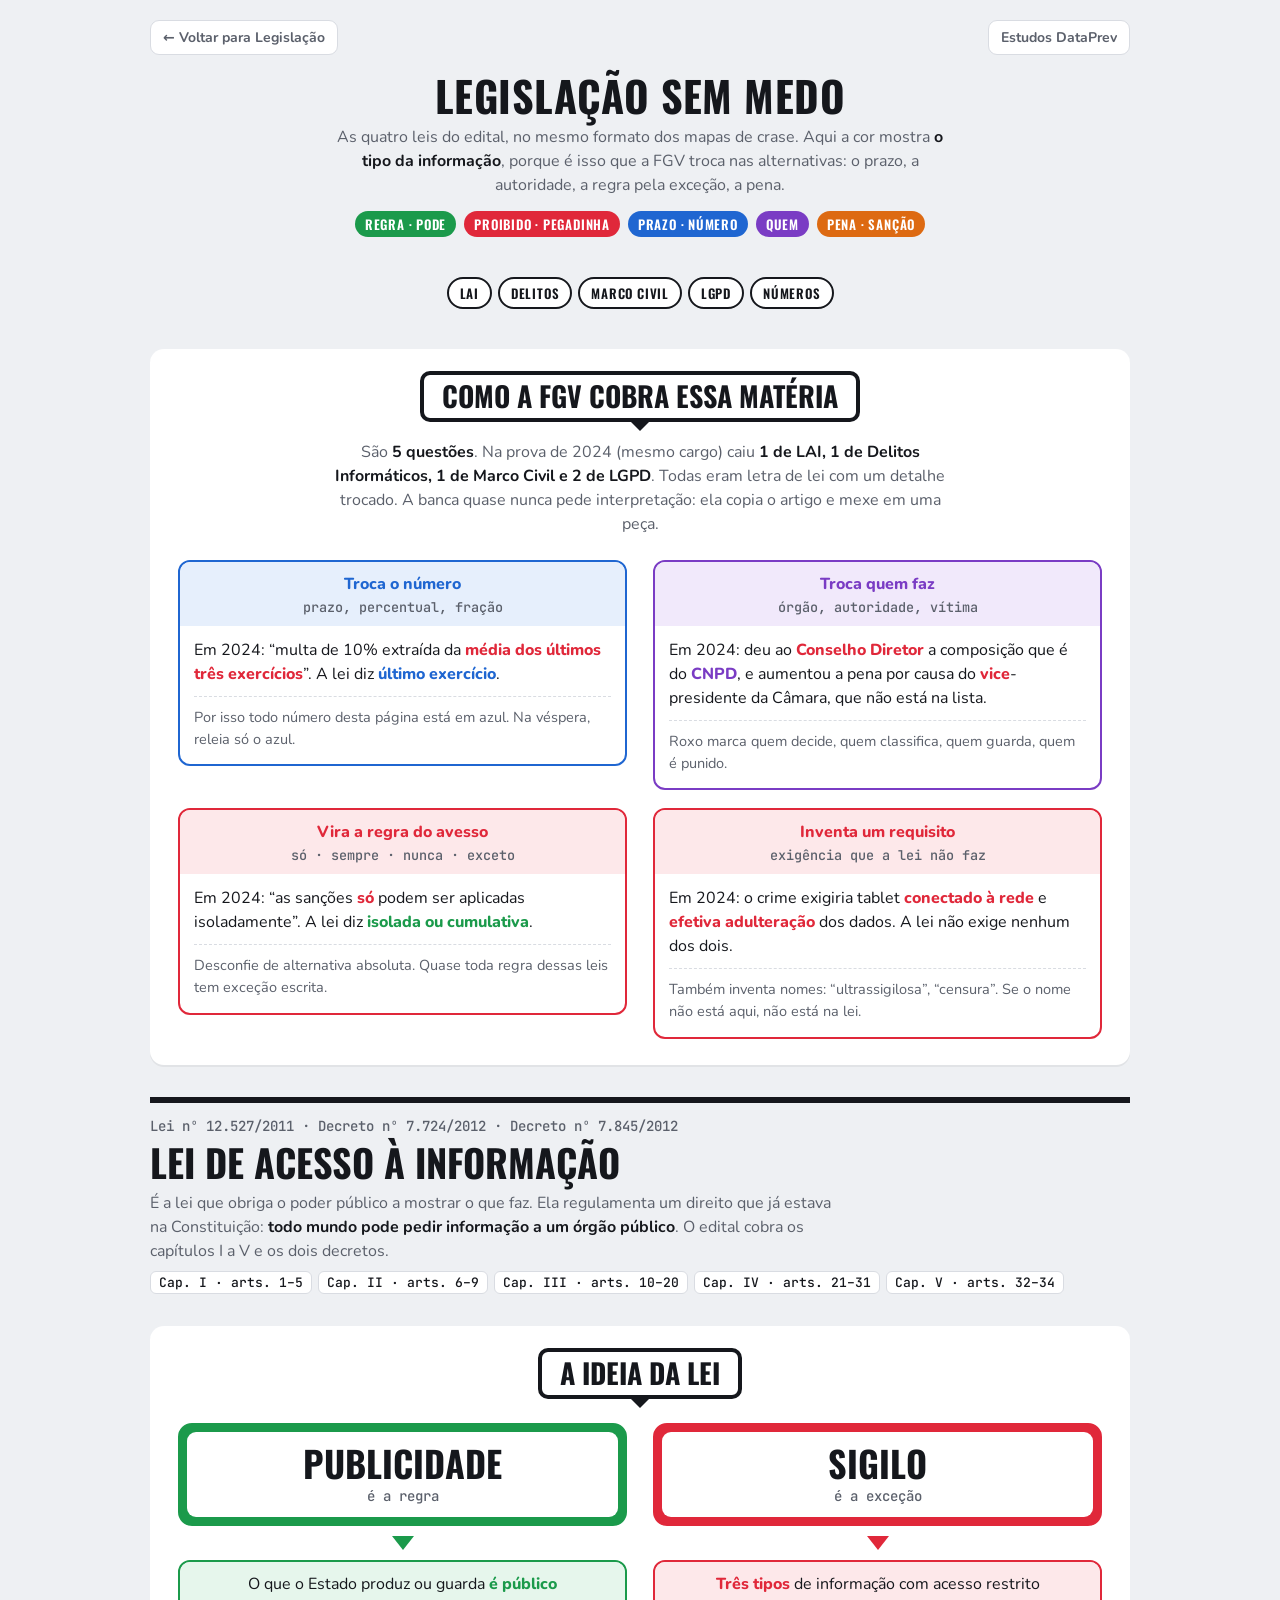
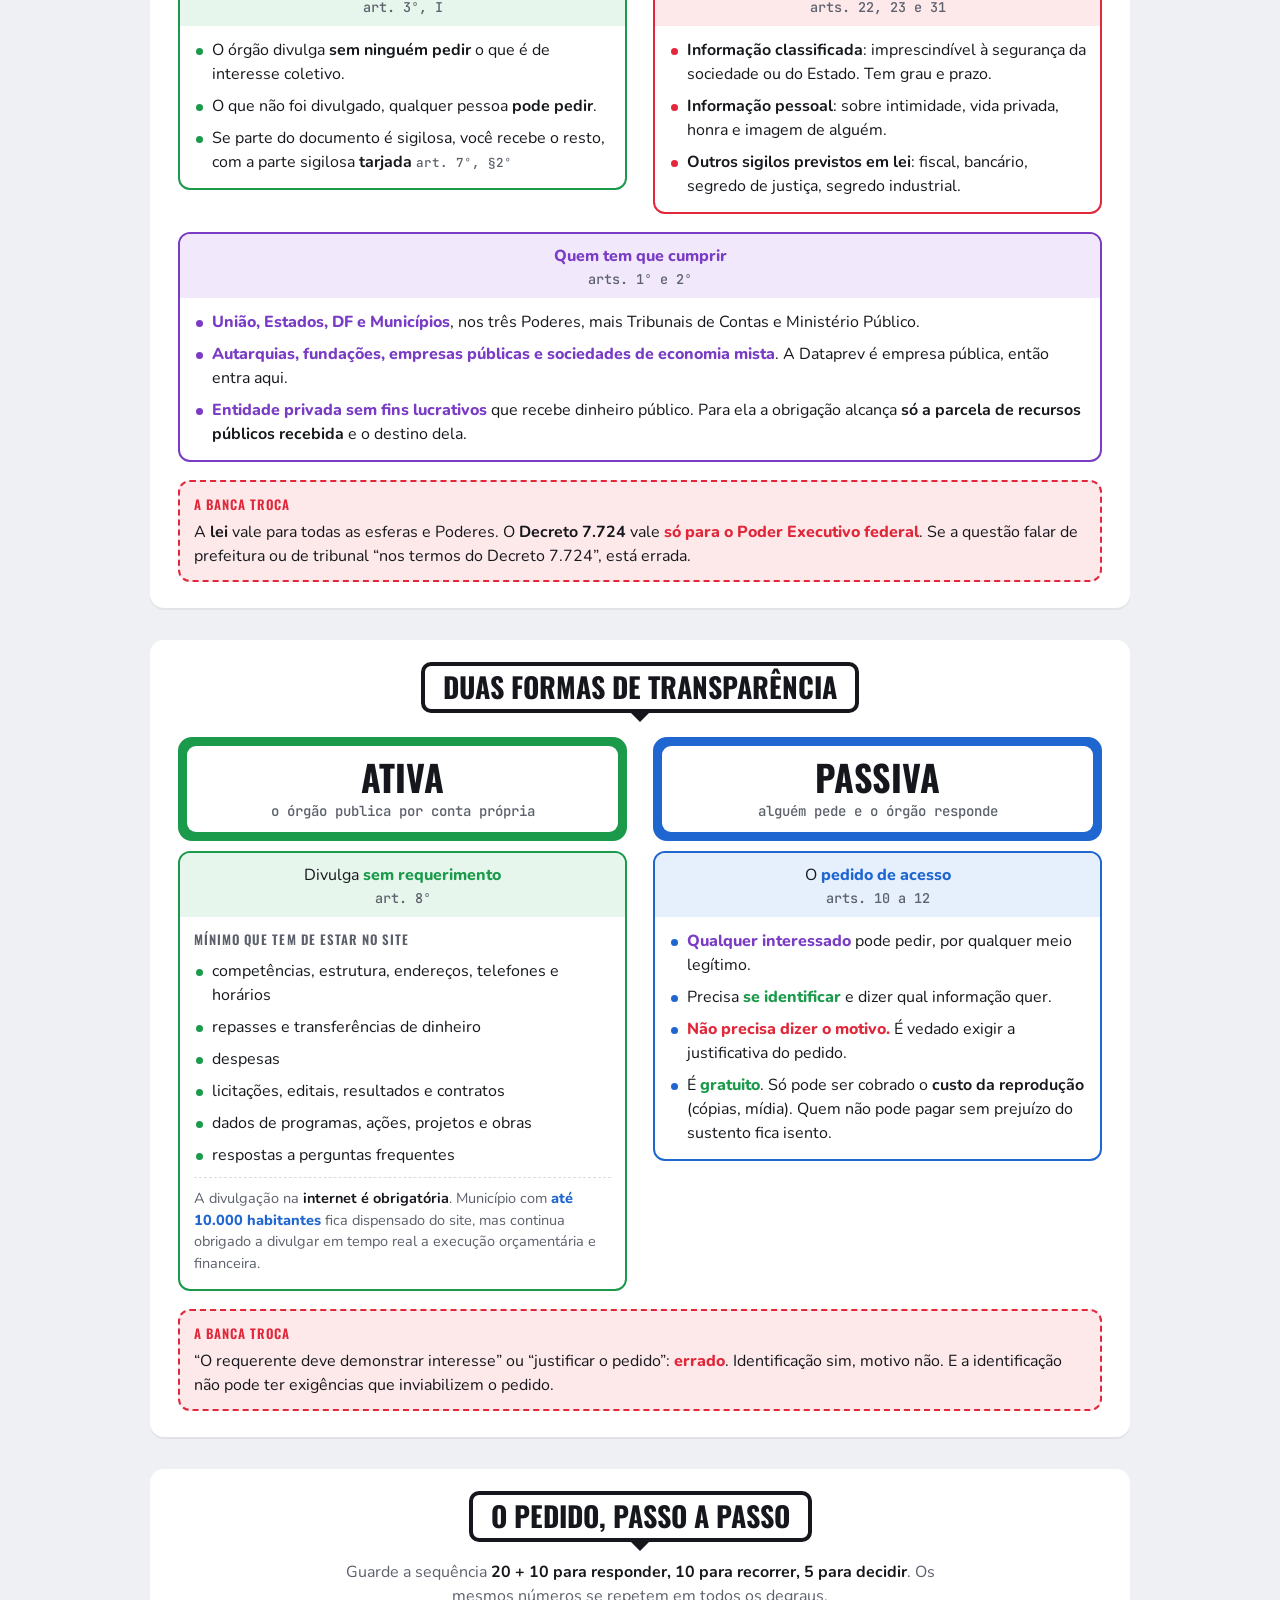
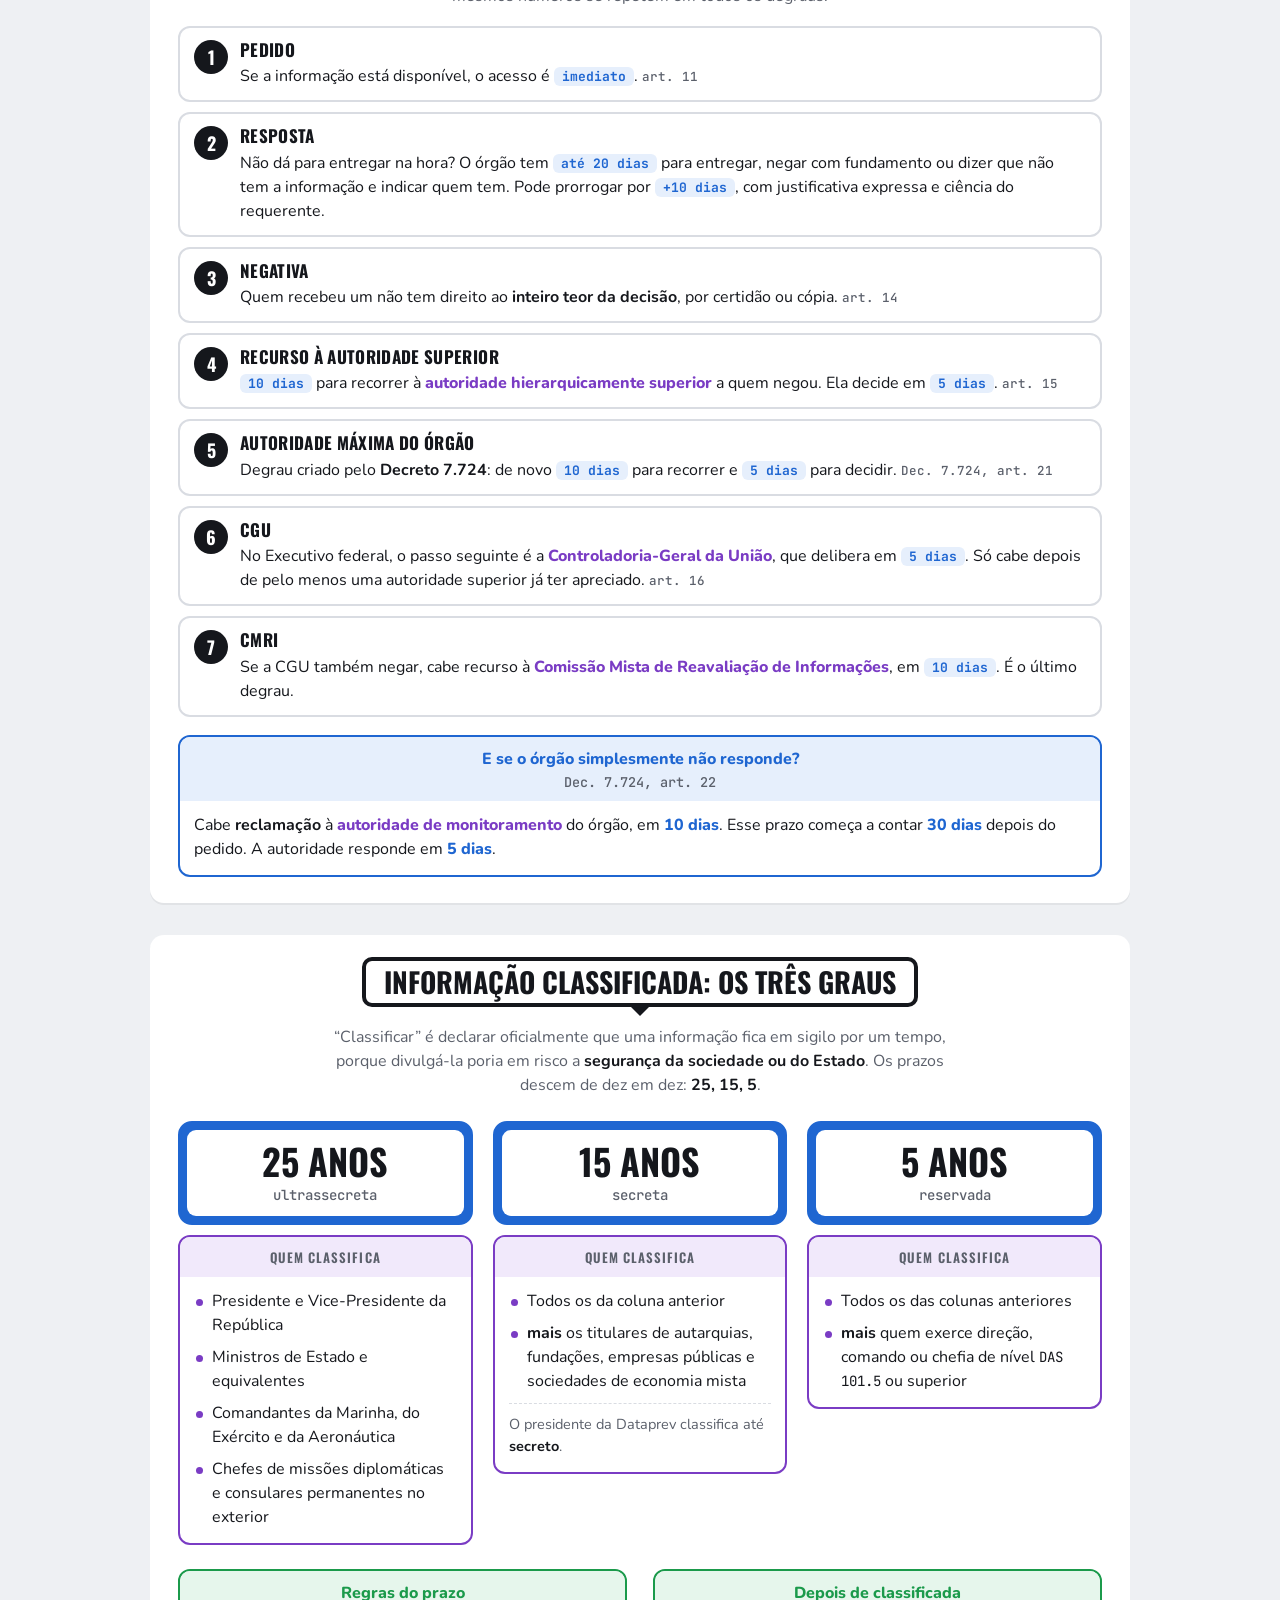
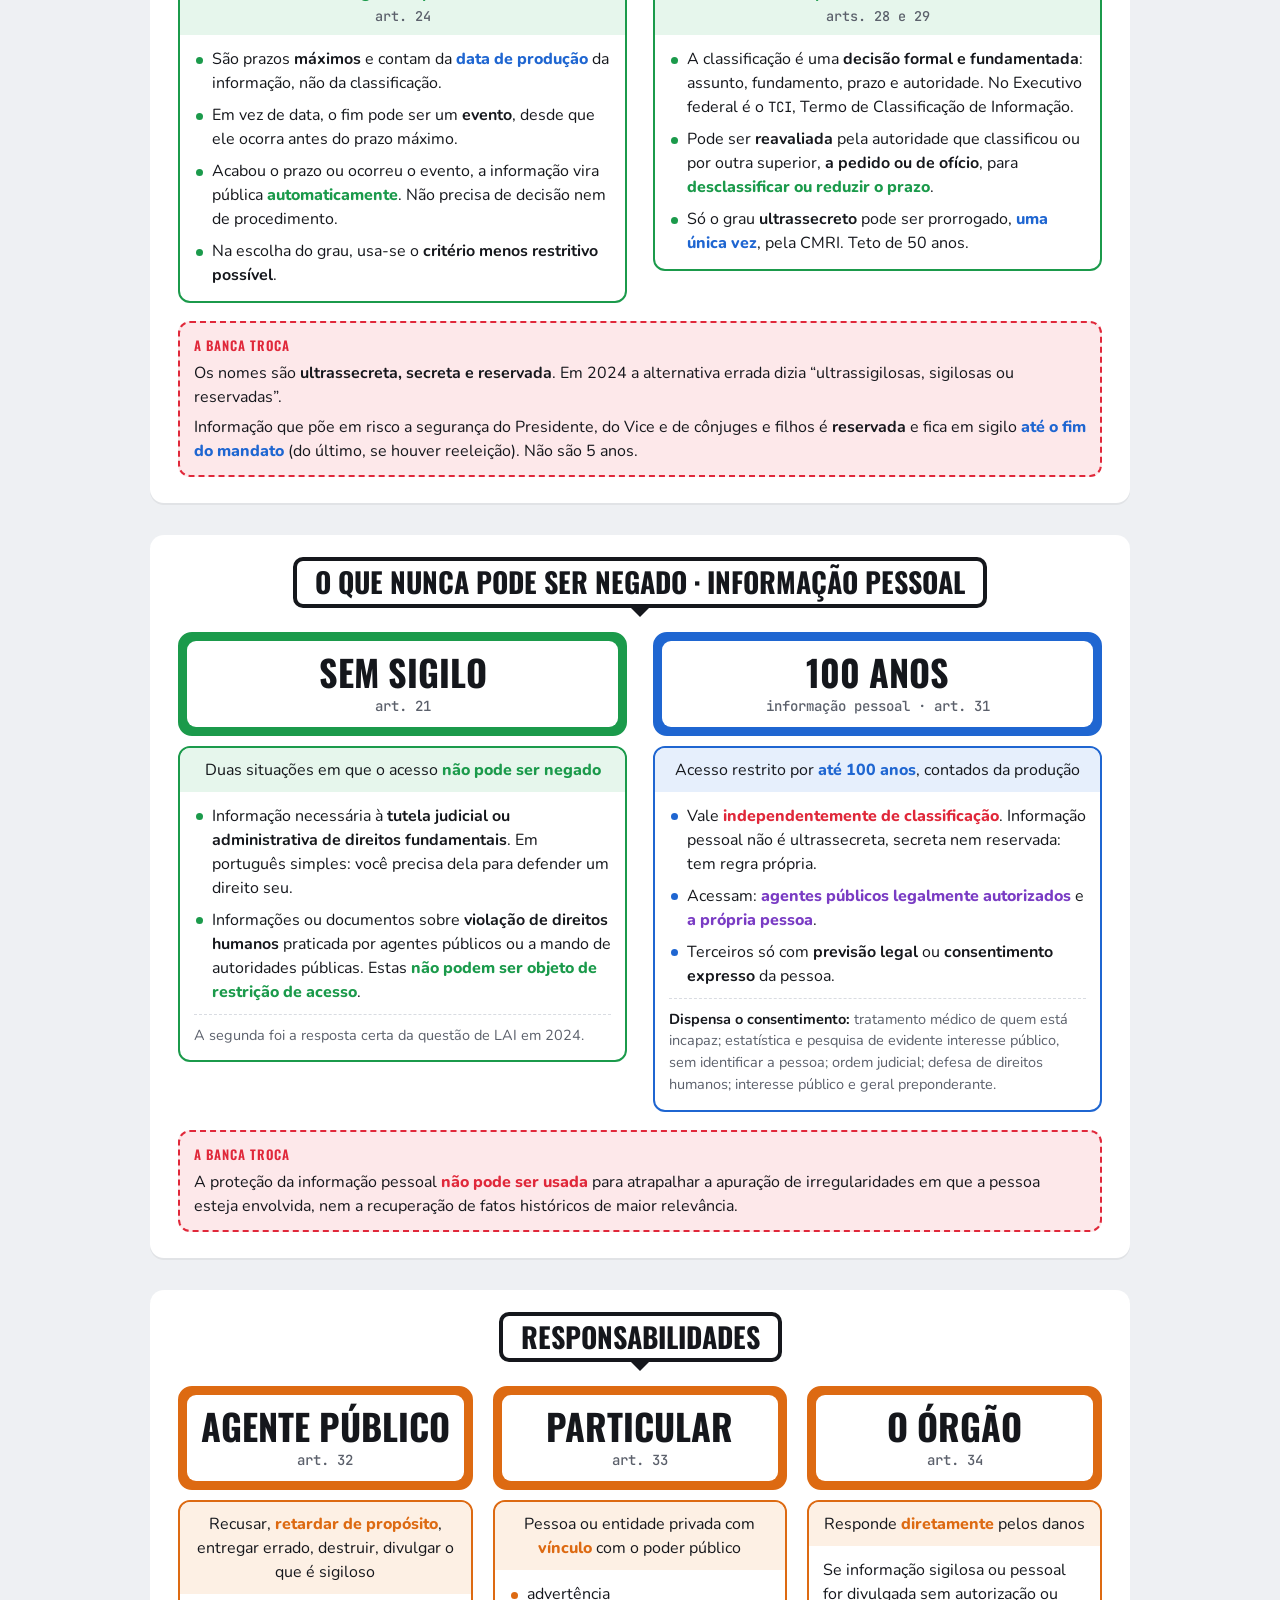
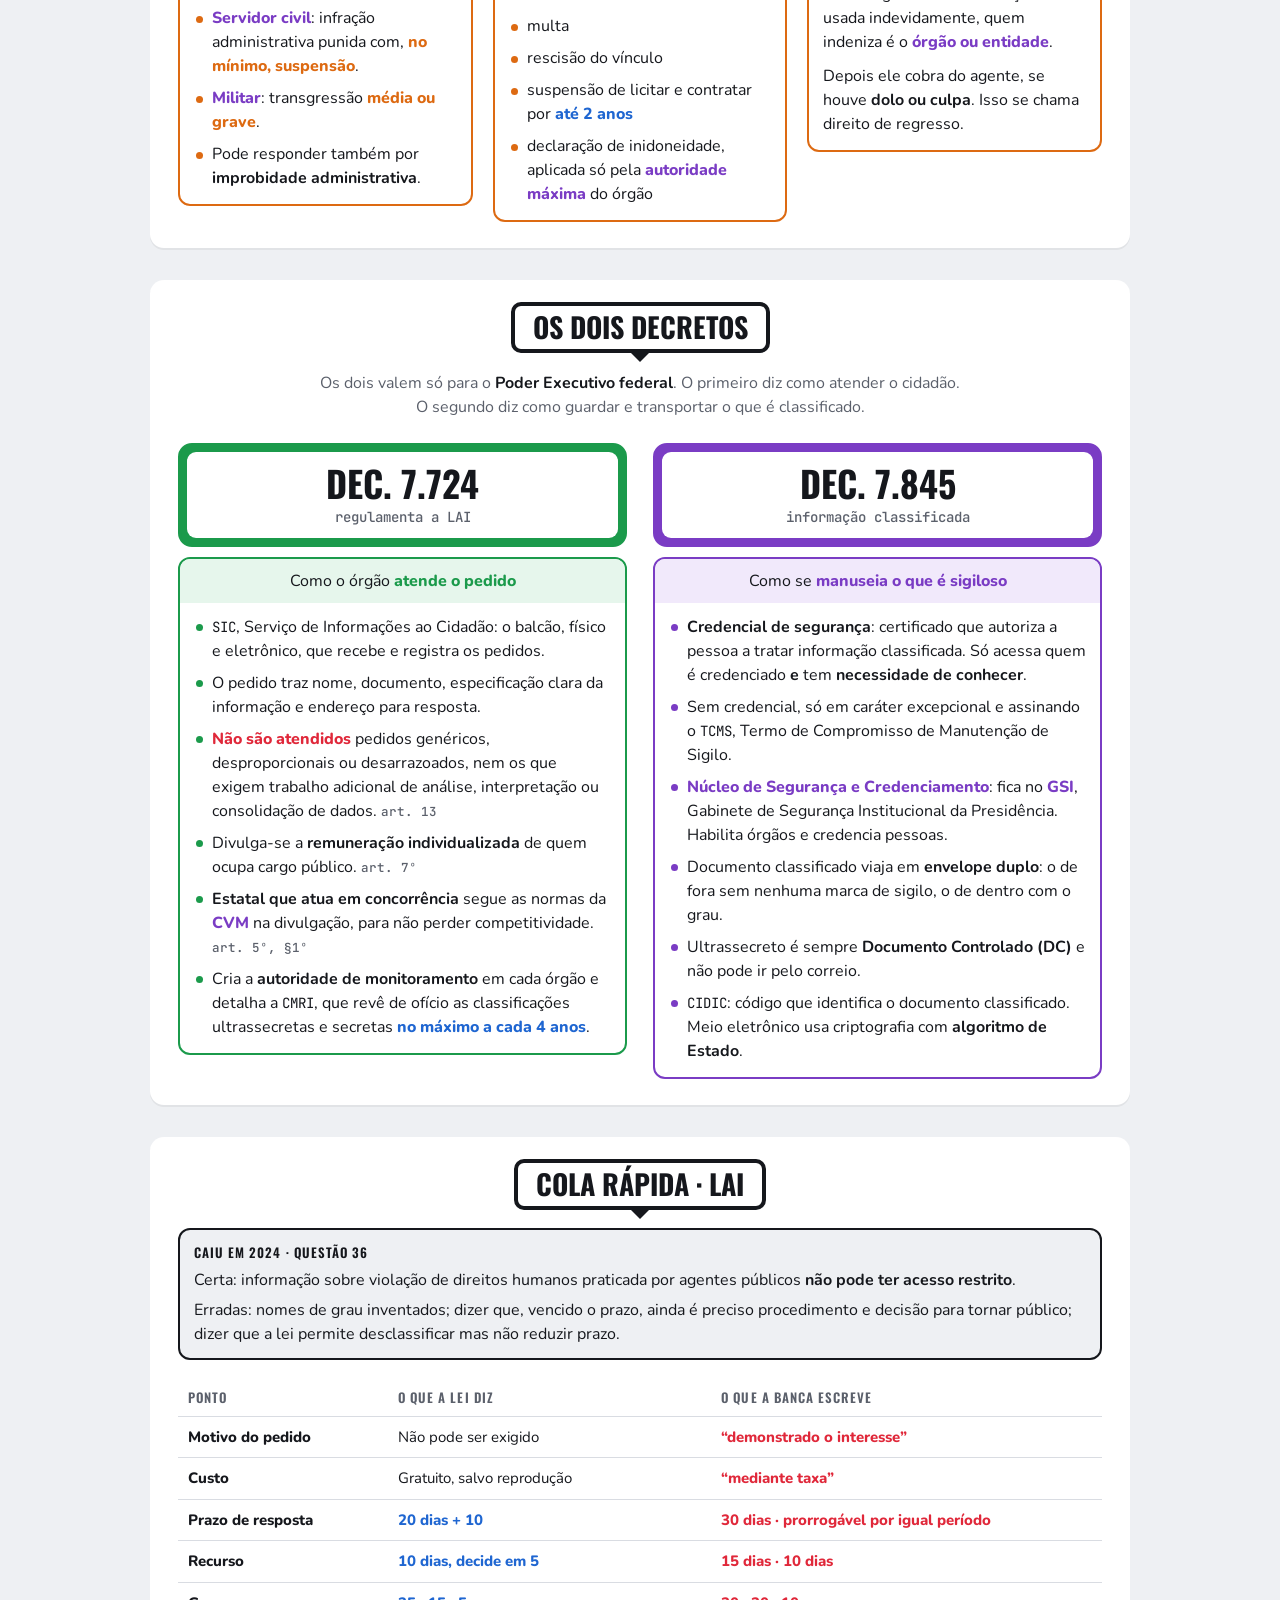
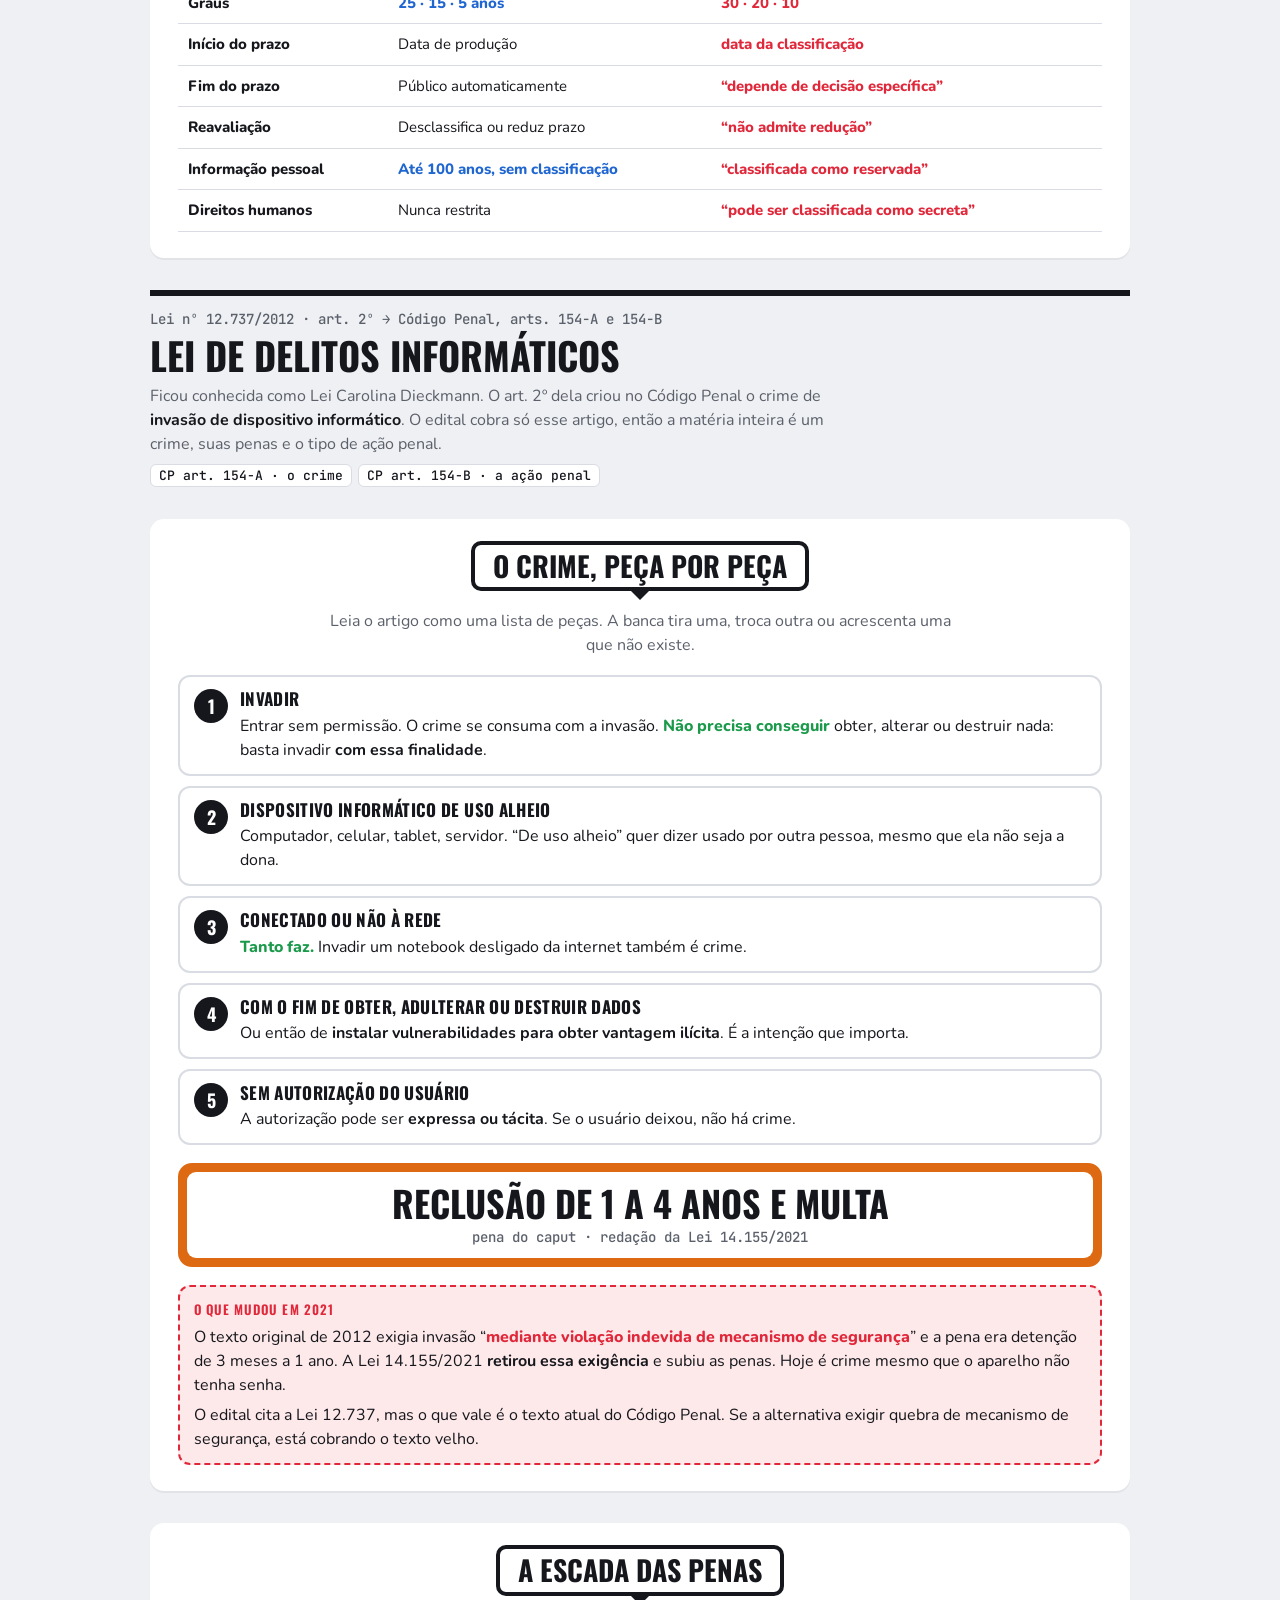
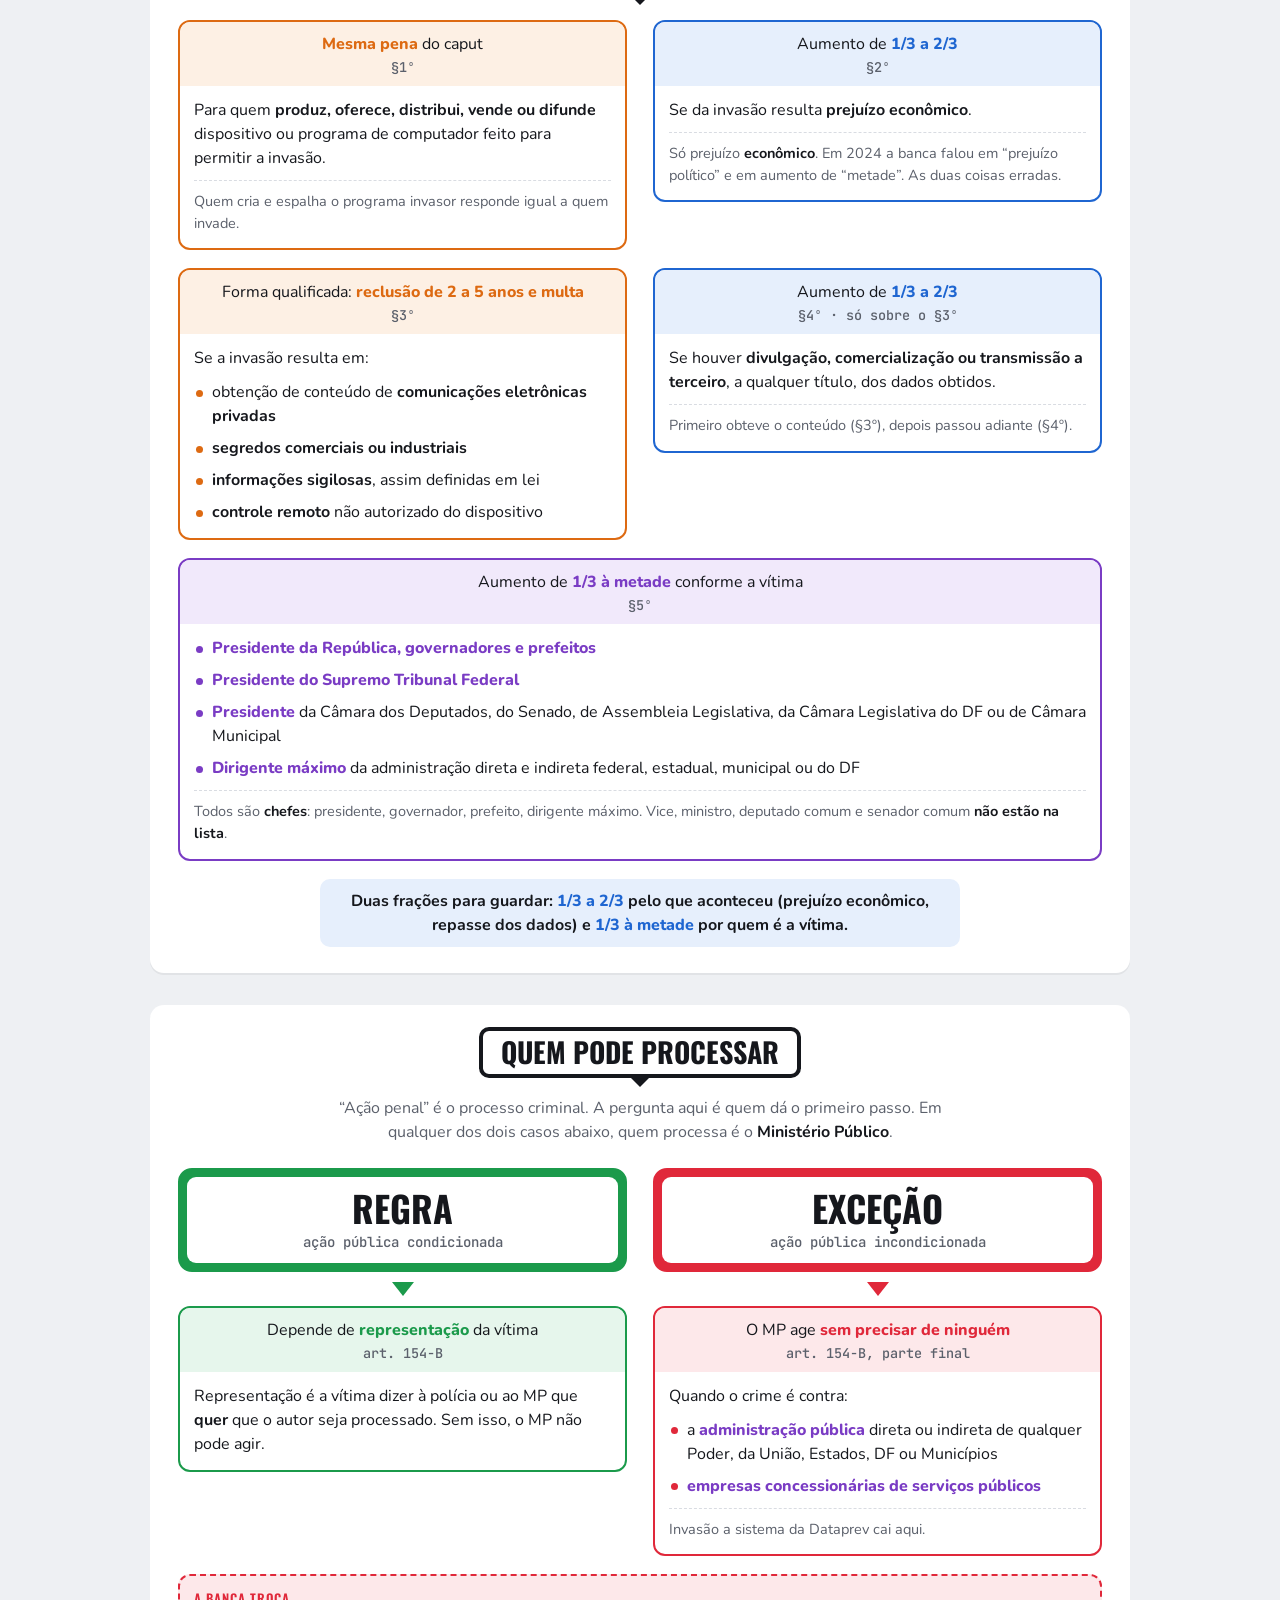
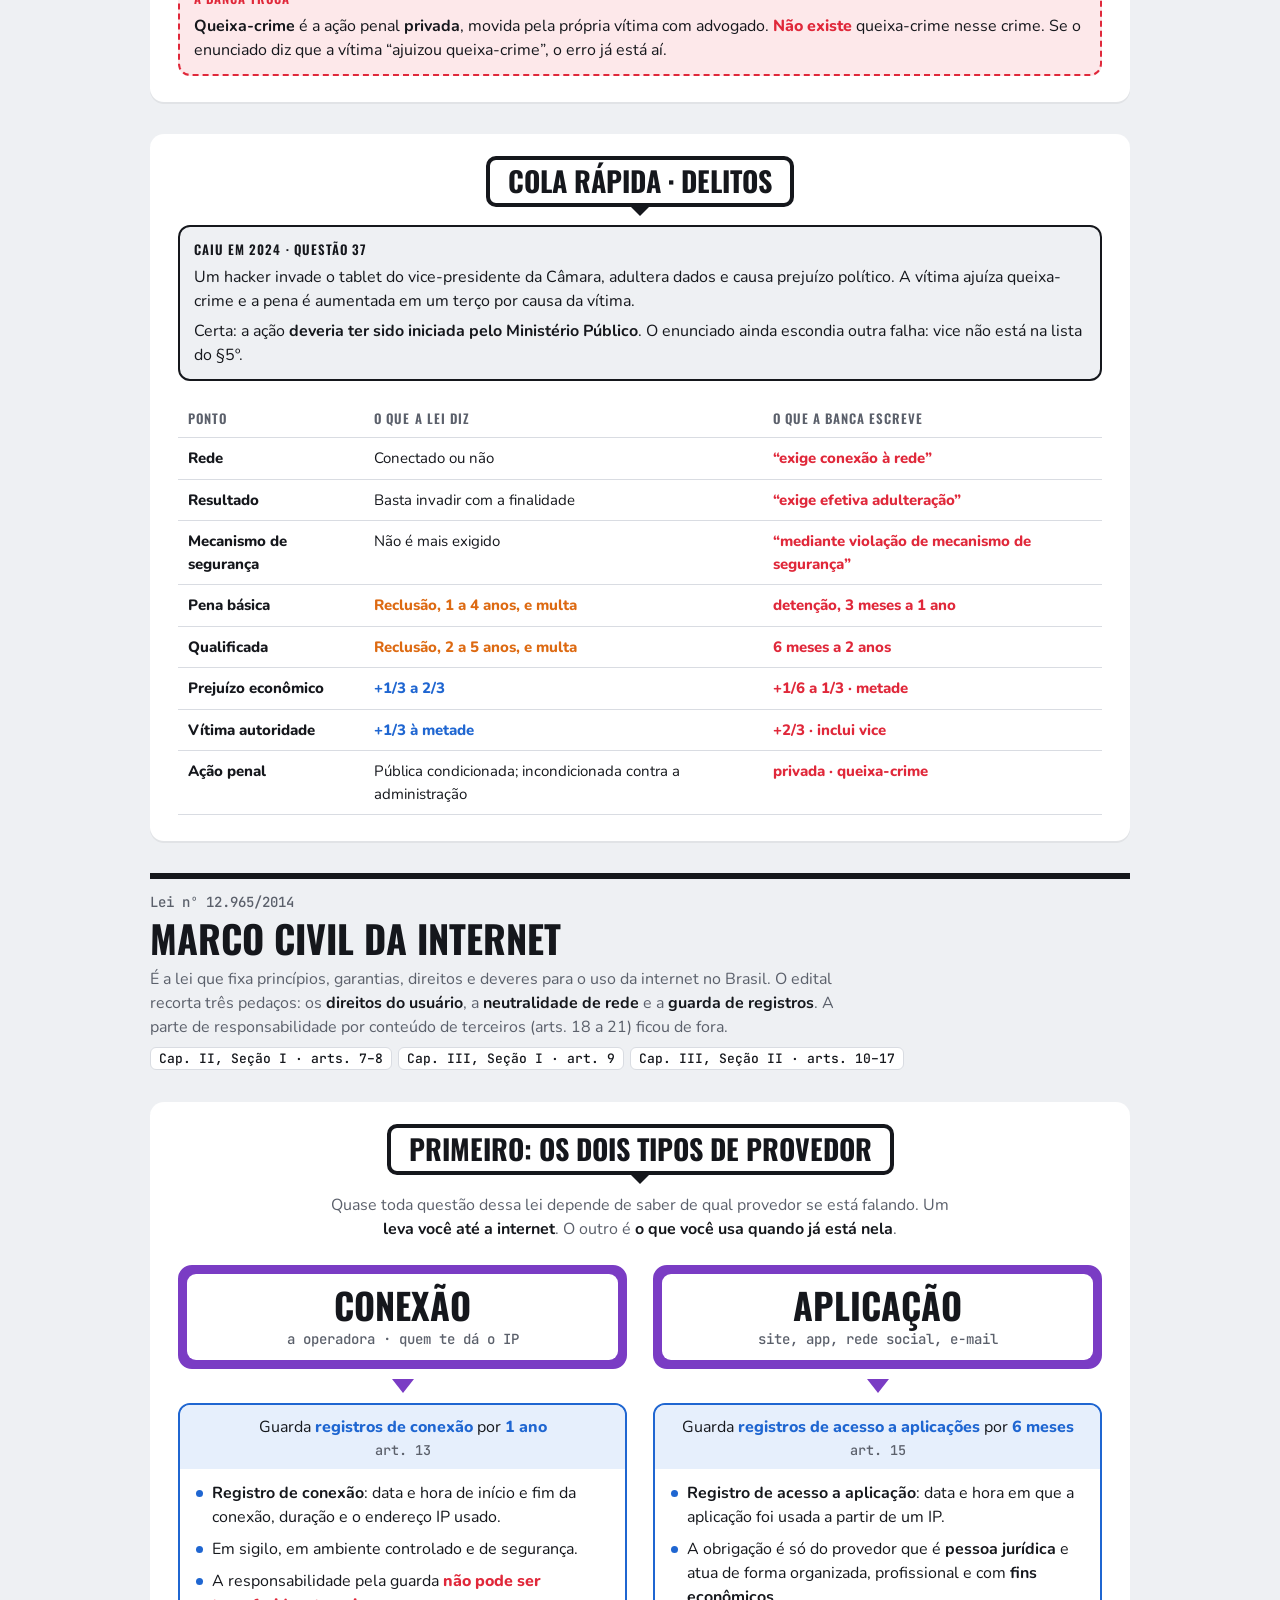
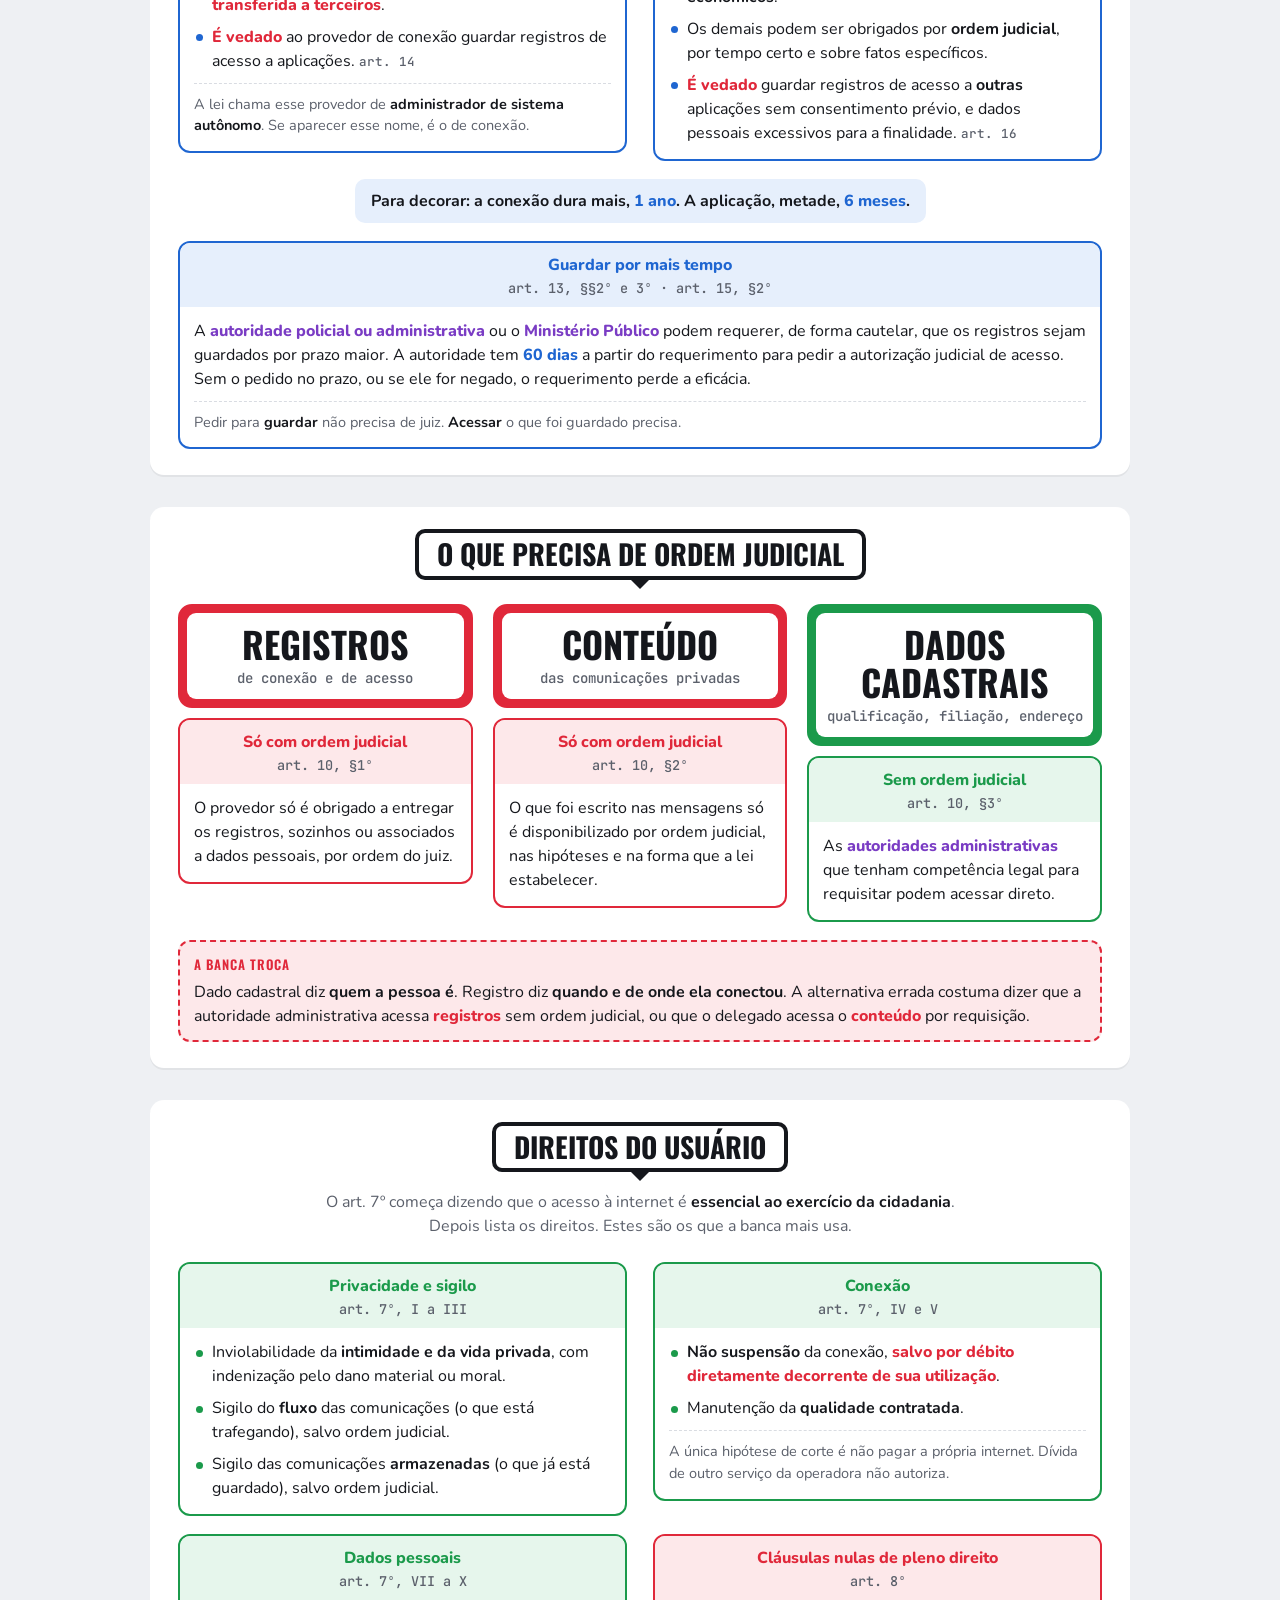
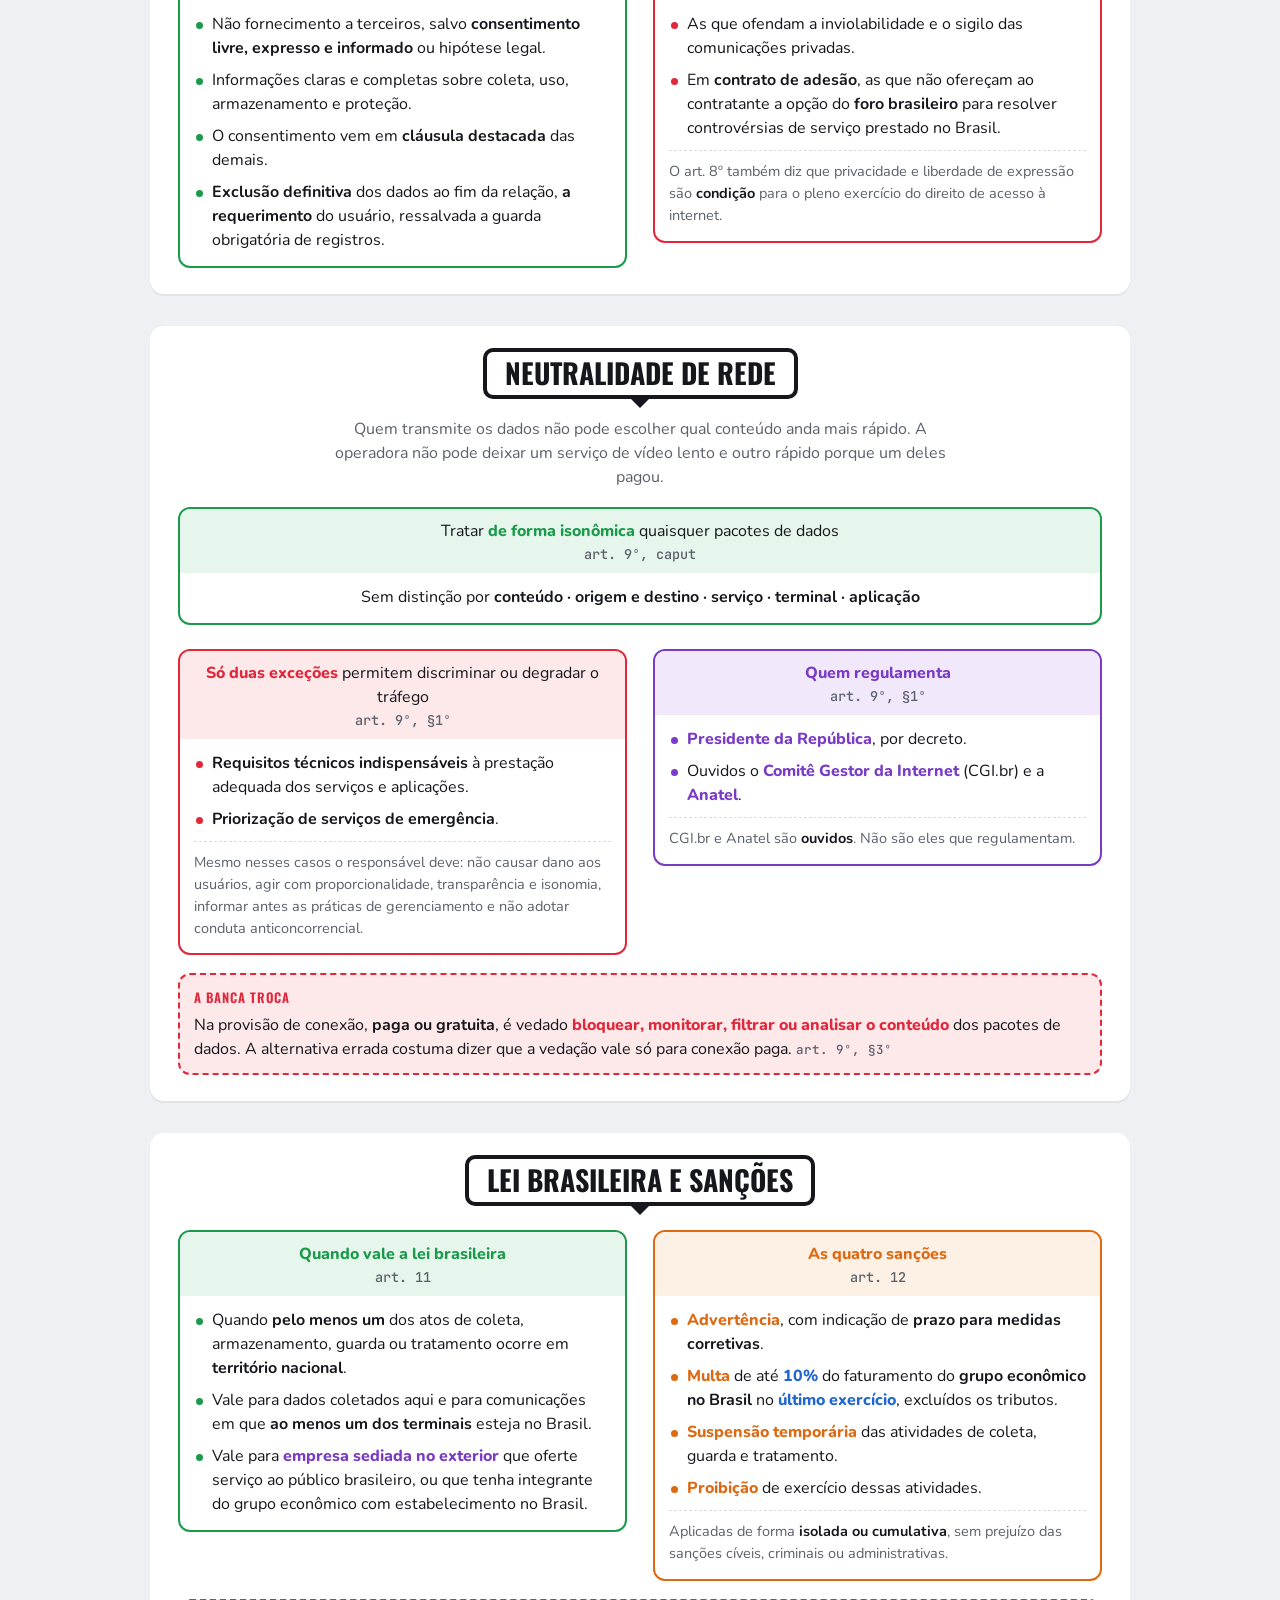
<file: public/mapas/legislacao.html>
<!DOCTYPE html>
<html lang="pt-BR">
<head>
<meta charset="UTF-8">
<meta name="viewport" content="width=device-width, initial-scale=1.0">
<title>Legislação sem Medo</title>
<link rel="preconnect" href="https://fonts.googleapis.com">
<link rel="stylesheet" href="https://fonts.googleapis.com/css2?family=Oswald:wght@500;600;700&family=Nunito:wght@400;600;700;800&family=JetBrains+Mono:wght@500;700&display=swap">
<style>
/* Layout: mesma família dos mapas de crase. Uma coluna de cartões, um mapa por assunto, cada lei aberta por uma faixa de título. A cor diz o tipo da informação, não a lei. */
:root{
  --bg:#eef0f3; --paper:#ffffff; --ink:#15171c; --muted:#5b606b; --line:#d9dce2;
  --red:#e0283a; --red-soft:#fde8ea;
  --green:#1b9a4b; --green-soft:#e6f6ec;
  --blue:#1f66d1; --blue-soft:#e6effc;
  --orange:#dd6a12; --orange-soft:#fdf0e4;
  --purple:#7a3cc4; --purple-soft:#f1e9fb;
  --shadow:0 2px 0 rgba(20,22,28,.06);
  --display:"Oswald","Arial Narrow",sans-serif;
  --body:"Nunito",system-ui,sans-serif;
  --mono:"JetBrains Mono",ui-monospace,monospace;
}
@media (prefers-color-scheme:dark){:root:not([data-theme="light"]){
  color-scheme:dark;
  --bg:#12141a; --paper:#1b1e26; --ink:#eef0f4; --muted:#a3a8b4; --line:#323744;
  --red:#ff5a67; --red-soft:#3a1d22;
  --green:#4cc97a; --green-soft:#17301f;
  --blue:#6aa2ff; --blue-soft:#172640;
  --orange:#ff9a4d; --orange-soft:#3a2615;
  --purple:#b48bff; --purple-soft:#2a1f3d;
  --shadow:none;
}}
:root[data-theme="dark"]{
  color-scheme:dark;
  --bg:#12141a; --paper:#1b1e26; --ink:#eef0f4; --muted:#a3a8b4; --line:#323744;
  --red:#ff5a67; --red-soft:#3a1d22;
  --green:#4cc97a; --green-soft:#17301f;
  --blue:#6aa2ff; --blue-soft:#172640;
  --orange:#ff9a4d; --orange-soft:#3a2615;
  --purple:#b48bff; --purple-soft:#2a1f3d;
  --shadow:none;
}
*{box-sizing:border-box}
body{background:var(--bg);color:var(--ink);font:16px/1.5 var(--body);padding-inline:16px;padding-block:20px 60px}
.wrap{max-width:980px;margin:0 auto;display:flex;flex-direction:column;gap:32px}
a{color:var(--blue)}
a:focus-visible{outline:3px solid var(--blue);outline-offset:2px}

header.intro{text-align:center;display:flex;flex-direction:column;gap:8px}
header.intro h1{font:700 clamp(28px,5vw,42px)/1.05 var(--display);text-transform:uppercase;letter-spacing:.01em;margin:0;text-wrap:balance}
header.intro p{margin:0 auto;color:var(--muted);max-width:62ch}
.legend{display:flex;flex-wrap:wrap;justify-content:center;gap:8px;margin-top:6px}
.legend span{font:600 13px var(--display);letter-spacing:.06em;text-transform:uppercase;padding:3px 10px;border-radius:99px;color:#fff}
.legend .lg{background:#1b9a4b}.legend .lr{background:#e0283a}.legend .lb{background:#1f66d1}.legend .lp{background:#7a3cc4}.legend .lo{background:#dd6a12}

nav.jump{position:sticky;top:env(safe-area-inset-top,0px);z-index:5;background:var(--bg);padding-block:8px;display:flex;flex-wrap:wrap;justify-content:center;gap:6px}
nav.jump a{font:600 13px var(--display);letter-spacing:.06em;text-transform:uppercase;text-decoration:none;color:var(--ink);background:var(--paper);border:2px solid var(--ink);border-radius:99px;padding:4px 11px;white-space:nowrap}
nav.jump a:hover{background:var(--ink);color:var(--paper)}

/* faixa que abre cada lei */
.law{display:flex;flex-direction:column;gap:8px;border-top:6px solid var(--ink);padding-top:14px;scroll-margin-top:64px}
.law .num{font:500 14px var(--mono);color:var(--muted)}
.law h2{margin:0;font:700 clamp(26px,5vw,38px)/1.05 var(--display);text-transform:uppercase;text-wrap:balance}
.law p{margin:0;color:var(--muted);max-width:70ch}
.law p b{color:var(--ink)}
.scope{display:flex;flex-wrap:wrap;gap:6px}
.scope span{font:500 13px var(--mono);border:1.5px solid var(--line);background:var(--paper);border-radius:6px;padding:2px 8px}

/* cartão de mapa */
.map{background:var(--paper);border-radius:14px;padding:22px clamp(14px,3vw,28px) 26px;display:flex;flex-direction:column;gap:18px;box-shadow:var(--shadow)}
.banner{align-self:center;border:4px solid var(--ink);border-radius:10px;padding:6px 18px;position:relative;text-align:center;max-width:100%}
.banner::after{content:"";position:absolute;left:50%;bottom:-13px;transform:translateX(-50%);border:9px solid transparent;border-top-color:var(--ink);border-bottom:0}
.banner h3{margin:0;font:700 clamp(20px,3.6vw,28px)/1.1 var(--display);text-transform:uppercase;text-wrap:balance}
.lead{margin:0 auto;max-width:64ch;text-align:center;color:var(--muted)}
.lead b{color:var(--ink)}
.pair{display:grid;grid-template-columns:1fr 1fr;gap:18px 26px;margin-top:6px}
.trio{display:grid;grid-template-columns:repeat(3,1fr);gap:18px 20px;margin-top:6px}
@media (max-width:760px){.trio{grid-template-columns:1fr}}
@media (max-width:640px){.pair{grid-template-columns:1fr}}
.col{display:flex;flex-direction:column;align-items:center;gap:10px;min-width:0}
.big{width:100%;border:3px solid var(--c);border-radius:14px;padding:6px;background:var(--c)}
.big div{background:var(--paper);border-radius:9px;text-align:center;padding:12px 8px;font:700 clamp(24px,4.6vw,36px)/1.05 var(--display);text-transform:uppercase}
.big small{display:block;font:500 14px var(--mono);color:var(--muted);text-transform:none;margin-top:6px}
.down{width:0;height:0;border:11px solid transparent;border-top:14px solid var(--c);border-bottom:0}
.result{width:100%;border:2px solid var(--c);border-radius:12px;overflow:hidden;background:var(--paper)}
.result .head{background:var(--soft);padding:10px 12px;text-align:center;display:flex;flex-direction:column;gap:2px}
.result .head b{color:var(--c);font-weight:800}
.result .head .f{font:500 13.5px var(--mono);color:var(--muted)}
.result .body{padding:12px 14px 14px;display:flex;flex-direction:column;gap:10px}
.result .body p{margin:0}
.lbl{font:600 13px var(--display);letter-spacing:.08em;text-transform:uppercase;color:var(--muted)}
.list{margin:0;padding:0;list-style:none;display:flex;flex-direction:column;gap:8px;text-align:left}
.list li{padding-left:18px;position:relative}
.list li::before{content:"";position:absolute;left:2px;top:.6em;width:7px;height:7px;border-radius:50%;background:var(--c,var(--ink))}
.tip{border-top:1px dashed var(--line);padding-top:10px;font-size:14.5px;color:var(--muted)}
.tip strong,.tip b{color:var(--ink)}
.rule{align-self:center;background:var(--soft,var(--green-soft));border-radius:10px;padding:10px 16px;text-align:center;max-width:64ch;font-weight:700}
.trap{border:2px dashed var(--red);border-radius:12px;padding:12px 14px;background:var(--red-soft);display:flex;flex-direction:column;gap:6px}
.trap .lbl{color:var(--red)}
.trap p{margin:0}
.fgv{border:2px solid var(--ink);border-radius:12px;padding:12px 14px;background:var(--bg);display:flex;flex-direction:column;gap:6px}
.fgv .lbl{color:var(--ink)}
.fgv p{margin:0}

/* cores de sentido */
.c-green{--c:var(--green);--soft:var(--green-soft)}
.c-blue{--c:var(--blue);--soft:var(--blue-soft)}
.c-orange{--c:var(--orange);--soft:var(--orange-soft)}
.c-purple{--c:var(--purple);--soft:var(--purple-soft)}
.c-red{--c:var(--red);--soft:var(--red-soft)}
.c-ink{--c:var(--ink);--soft:var(--bg)}
.g{color:var(--green);font-weight:800}
.r{color:var(--red);font-weight:800}
.b{color:var(--blue);font-weight:800}
.p{color:var(--purple);font-weight:800}
.o{color:var(--orange);font-weight:800}
.mono{font-family:var(--mono);font-size:.88em}
.art{font:500 12.5px var(--mono);color:var(--muted);white-space:nowrap}

/* passo a passo */
.steps{display:flex;flex-direction:column;gap:10px;margin:0;padding:0;list-style:none}
.steps li{display:grid;grid-template-columns:auto 1fr;gap:12px;align-items:start;border:2px solid var(--line);border-radius:12px;padding:12px 14px}
.steps .n{font:700 18px/1 var(--display);width:34px;height:34px;border-radius:50%;background:var(--ink);color:var(--paper);display:grid;place-items:center}
.steps .t{min-width:0;display:flex;flex-direction:column;gap:4px}
.steps h4{margin:0;font:700 17px/1.2 var(--display);text-transform:uppercase;letter-spacing:.02em}
.steps p{margin:0}
.chip{display:inline-block;font:700 13px var(--mono);padding:1px 8px;border-radius:6px;background:var(--blue-soft);color:var(--blue);white-space:nowrap}

/* tabelas */
.tbl{overflow-x:auto}
table{border-collapse:collapse;width:100%;min-width:520px;font-size:15px;font-variant-numeric:tabular-nums}
th,td{padding:9px 10px;border-bottom:1px solid var(--line);text-align:left;vertical-align:top}
th{font:600 13px var(--display);letter-spacing:.08em;text-transform:uppercase;color:var(--muted)}
td:first-child{font-weight:800}
tr.grp td{background:var(--bg);font:600 13px var(--display);letter-spacing:.08em;text-transform:uppercase;color:var(--muted)}
@media (max-width:640px){table{min-width:0;font-size:14px}th,td{padding:8px 6px;overflow-wrap:anywhere}td:first-child{width:34%}}
footer{text-align:center;color:var(--muted);font-size:14px}
</style>

<style>
body{margin:0}
.back{max-width:980px;margin:0 auto 18px;display:flex;justify-content:space-between;align-items:center;gap:12px;flex-wrap:wrap}
.back a{display:inline-flex;align-items:center;gap:6px;color:var(--muted);text-decoration:none;font-weight:700;font-size:14px;border:1px solid var(--line);border-radius:9px;padding:6px 12px;background:var(--paper)}
.back a:hover{color:var(--ink)}
.back a:focus-visible{outline:2px solid var(--blue);outline-offset:2px}
</style>
</head>
<body>
<nav class="back"><a href="/#/a/legislacao">← Voltar para Legislação</a><a href="/#/">Estudos DataPrev</a></nav>
<div class="wrap">

<header class="intro">
  <h1>Legislação sem medo</h1>
  <p>As quatro leis do edital, no mesmo formato dos mapas de crase. Aqui a cor mostra <b style="color:var(--ink)">o tipo da informação</b>, porque é isso que a FGV troca nas alternativas: o prazo, a autoridade, a regra pela exceção, a pena.</p>
  <div class="legend">
    <span class="lg">Regra · pode</span>
    <span class="lr">Proibido · pegadinha</span>
    <span class="lb">Prazo · número</span>
    <span class="lp">Quem</span>
    <span class="lo">Pena · sanção</span>
  </div>
</header>

<nav class="jump" aria-label="Ir para">
  <a href="#lai">LAI</a>
  <a href="#delitos">Delitos</a>
  <a href="#marco">Marco Civil</a>
  <a href="#lgpd">LGPD</a>
  <a href="#numeros">Números</a>
</nav>

<!-- COMO A BANCA COBRA -->
<section class="map">
  <div class="banner"><h3>Como a FGV cobra essa matéria</h3></div>
  <p class="lead">São <b>5 questões</b>. Na prova de 2024 (mesmo cargo) caiu <b>1 de LAI, 1 de Delitos Informáticos, 1 de Marco Civil e 2 de LGPD</b>. Todas eram letra de lei com um detalhe trocado. A banca quase nunca pede interpretação: ela copia o artigo e mexe em uma peça.</p>
  <div class="pair">
    <div class="col c-blue">
      <div class="result">
        <div class="head"><span><b>Troca o número</b></span><span class="f">prazo, percentual, fração</span></div>
        <div class="body">
          <p>Em 2024: “multa de 10% extraída da <span class="r">média dos últimos três exercícios</span>”. A lei diz <span class="b">último exercício</span>.</p>
          <div class="tip">Por isso todo número desta página está em azul. Na véspera, releia só o azul.</div>
        </div>
      </div>
    </div>
    <div class="col c-purple">
      <div class="result">
        <div class="head"><span><b>Troca quem faz</b></span><span class="f">órgão, autoridade, vítima</span></div>
        <div class="body">
          <p>Em 2024: deu ao <span class="r">Conselho Diretor</span> a composição que é do <span class="p">CNPD</span>, e aumentou a pena por causa do <span class="r">vice</span>-presidente da Câmara, que não está na lista.</p>
          <div class="tip">Roxo marca quem decide, quem classifica, quem guarda, quem é punido.</div>
        </div>
      </div>
    </div>
    <div class="col c-red">
      <div class="result">
        <div class="head"><span><b>Vira a regra do avesso</b></span><span class="f">só · sempre · nunca · exceto</span></div>
        <div class="body">
          <p>Em 2024: “as sanções <span class="r">só</span> podem ser aplicadas isoladamente”. A lei diz <span class="g">isolada ou cumulativa</span>.</p>
          <div class="tip">Desconfie de alternativa absoluta. Quase toda regra dessas leis tem exceção escrita.</div>
        </div>
      </div>
    </div>
    <div class="col c-red">
      <div class="result">
        <div class="head"><span><b>Inventa um requisito</b></span><span class="f">exigência que a lei não faz</span></div>
        <div class="body">
          <p>Em 2024: o crime exigiria tablet <span class="r">conectado à rede</span> e <span class="r">efetiva adulteração</span> dos dados. A lei não exige nenhum dos dois.</p>
          <div class="tip">Também inventa nomes: “ultrassigilosa”, “censura”. Se o nome não está aqui, não está na lei.</div>
        </div>
      </div>
    </div>
  </div>
</section>

<!-- ============ LAI ============ -->
<div class="law" id="lai">
  <span class="num">Lei nº 12.527/2011 · Decreto nº 7.724/2012 · Decreto nº 7.845/2012</span>
  <h2>Lei de Acesso à Informação</h2>
  <p>É a lei que obriga o poder público a mostrar o que faz. Ela regulamenta um direito que já estava na Constituição: <b>todo mundo pode pedir informação a um órgão público</b>. O edital cobra os capítulos I a V e os dois decretos.</p>
  <div class="scope"><span>Cap. I · arts. 1–5</span><span>Cap. II · arts. 6–9</span><span>Cap. III · arts. 10–20</span><span>Cap. IV · arts. 21–31</span><span>Cap. V · arts. 32–34</span></div>
</div>

<section class="map">
  <div class="banner"><h3>A ideia da lei</h3></div>
  <div class="pair">
    <div class="col c-green">
      <div class="big"><div>Publicidade<small>é a regra</small></div></div>
      <div class="down"></div>
      <div class="result">
        <div class="head"><span>O que o Estado produz ou guarda <b>é público</b></span><span class="f">art. 3º, I</span></div>
        <div class="body">
          <ul class="list">
            <li>O órgão divulga <b>sem ninguém pedir</b> o que é de interesse coletivo.</li>
            <li>O que não foi divulgado, qualquer pessoa <b>pode pedir</b>.</li>
            <li>Se parte do documento é sigilosa, você recebe o resto, com a parte sigilosa <b>tarjada</b> <span class="art">art. 7º, §2º</span></li>
          </ul>
        </div>
      </div>
    </div>
    <div class="col c-red">
      <div class="big"><div>Sigilo<small>é a exceção</small></div></div>
      <div class="down"></div>
      <div class="result">
        <div class="head"><span><b>Três tipos</b> de informação com acesso restrito</span><span class="f">arts. 22, 23 e 31</span></div>
        <div class="body">
          <ul class="list">
            <li><b>Informação classificada</b>: imprescindível à segurança da sociedade ou do Estado. Tem grau e prazo.</li>
            <li><b>Informação pessoal</b>: sobre intimidade, vida privada, honra e imagem de alguém.</li>
            <li><b>Outros sigilos previstos em lei</b>: fiscal, bancário, segredo de justiça, segredo industrial.</li>
          </ul>
        </div>
      </div>
    </div>
  </div>
  <div class="col c-purple">
    <div class="result">
      <div class="head"><span><b>Quem tem que cumprir</b></span><span class="f">arts. 1º e 2º</span></div>
      <div class="body">
        <ul class="list">
          <li><span class="p">União, Estados, DF e Municípios</span>, nos três Poderes, mais Tribunais de Contas e Ministério Público.</li>
          <li><span class="p">Autarquias, fundações, empresas públicas e sociedades de economia mista</span>. A Dataprev é empresa pública, então entra aqui.</li>
          <li><span class="p">Entidade privada sem fins lucrativos</span> que recebe dinheiro público. Para ela a obrigação alcança <b>só a parcela de recursos públicos recebida</b> e o destino dela.</li>
        </ul>
      </div>
    </div>
  </div>
  <div class="trap">
    <span class="lbl">A banca troca</span>
    <p>A <b>lei</b> vale para todas as esferas e Poderes. O <b>Decreto 7.724</b> vale <span class="r">só para o Poder Executivo federal</span>. Se a questão falar de prefeitura ou de tribunal “nos termos do Decreto 7.724”, está errada.</p>
  </div>
</section>

<section class="map">
  <div class="banner"><h3>Duas formas de transparência</h3></div>
  <div class="pair">
    <div class="col c-green">
      <div class="big"><div>Ativa<small>o órgão publica por conta própria</small></div></div>
      <div class="result">
        <div class="head"><span>Divulga <b>sem requerimento</b></span><span class="f">art. 8º</span></div>
        <div class="body">
          <p class="lbl">Mínimo que tem de estar no site</p>
          <ul class="list">
            <li>competências, estrutura, endereços, telefones e horários</li>
            <li>repasses e transferências de dinheiro</li>
            <li>despesas</li>
            <li>licitações, editais, resultados e contratos</li>
            <li>dados de programas, ações, projetos e obras</li>
            <li>respostas a perguntas frequentes</li>
          </ul>
          <div class="tip">A divulgação na <b>internet é obrigatória</b>. Município com <span class="b">até 10.000 habitantes</span> fica dispensado do site, mas continua obrigado a divulgar em tempo real a execução orçamentária e financeira.</div>
        </div>
      </div>
    </div>
    <div class="col c-blue">
      <div class="big"><div>Passiva<small>alguém pede e o órgão responde</small></div></div>
      <div class="result">
        <div class="head"><span>O <b>pedido de acesso</b></span><span class="f">arts. 10 a 12</span></div>
        <div class="body">
          <ul class="list">
            <li><span class="p">Qualquer interessado</span> pode pedir, por qualquer meio legítimo.</li>
            <li>Precisa <span class="g">se identificar</span> e dizer qual informação quer.</li>
            <li><span class="r">Não precisa dizer o motivo.</span> É vedado exigir a justificativa do pedido.</li>
            <li>É <span class="g">gratuito</span>. Só pode ser cobrado o <b>custo da reprodução</b> (cópias, mídia). Quem não pode pagar sem prejuízo do sustento fica isento.</li>
          </ul>
        </div>
      </div>
    </div>
  </div>
  <div class="trap">
    <span class="lbl">A banca troca</span>
    <p>“O requerente deve demonstrar interesse” ou “justificar o pedido”: <span class="r">errado</span>. Identificação sim, motivo não. E a identificação não pode ter exigências que inviabilizem o pedido.</p>
  </div>
</section>

<section class="map">
  <div class="banner"><h3>O pedido, passo a passo</h3></div>
  <p class="lead">Guarde a sequência <b>20 + 10 para responder, 10 para recorrer, 5 para decidir</b>. Os mesmos números se repetem em todos os degraus.</p>
  <ol class="steps">
    <li><span class="n">1</span><div class="t"><h4>Pedido</h4><p>Se a informação está disponível, o acesso é <span class="chip">imediato</span>. <span class="art">art. 11</span></p></div></li>
    <li><span class="n">2</span><div class="t"><h4>Resposta</h4><p>Não dá para entregar na hora? O órgão tem <span class="chip">até 20 dias</span> para entregar, negar com fundamento ou dizer que não tem a informação e indicar quem tem. Pode prorrogar por <span class="chip">+10 dias</span>, com justificativa expressa e ciência do requerente.</p></div></li>
    <li><span class="n">3</span><div class="t"><h4>Negativa</h4><p>Quem recebeu um não tem direito ao <b>inteiro teor da decisão</b>, por certidão ou cópia. <span class="art">art. 14</span></p></div></li>
    <li><span class="n">4</span><div class="t"><h4>Recurso à autoridade superior</h4><p><span class="chip">10 dias</span> para recorrer à <span class="p">autoridade hierarquicamente superior</span> a quem negou. Ela decide em <span class="chip">5 dias</span>. <span class="art">art. 15</span></p></div></li>
    <li><span class="n">5</span><div class="t"><h4>Autoridade máxima do órgão</h4><p>Degrau criado pelo <b>Decreto 7.724</b>: de novo <span class="chip">10 dias</span> para recorrer e <span class="chip">5 dias</span> para decidir. <span class="art">Dec. 7.724, art. 21</span></p></div></li>
    <li><span class="n">6</span><div class="t"><h4>CGU</h4><p>No Executivo federal, o passo seguinte é a <span class="p">Controladoria-Geral da União</span>, que delibera em <span class="chip">5 dias</span>. Só cabe depois de pelo menos uma autoridade superior já ter apreciado. <span class="art">art. 16</span></p></div></li>
    <li><span class="n">7</span><div class="t"><h4>CMRI</h4><p>Se a CGU também negar, cabe recurso à <span class="p">Comissão Mista de Reavaliação de Informações</span>, em <span class="chip">10 dias</span>. É o último degrau.</p></div></li>
  </ol>
  <div class="col c-blue">
    <div class="result">
      <div class="head"><span><b>E se o órgão simplesmente não responde?</b></span><span class="f">Dec. 7.724, art. 22</span></div>
      <div class="body">
        <p>Cabe <b>reclamação</b> à <span class="p">autoridade de monitoramento</span> do órgão, em <span class="b">10 dias</span>. Esse prazo começa a contar <span class="b">30 dias</span> depois do pedido. A autoridade responde em <span class="b">5 dias</span>.</p>
      </div>
    </div>
  </div>
</section>

<section class="map">
  <div class="banner"><h3>Informação classificada: os três graus</h3></div>
  <p class="lead">“Classificar” é declarar oficialmente que uma informação fica em sigilo por um tempo, porque divulgá-la poria em risco a <b>segurança da sociedade ou do Estado</b>. Os prazos descem de dez em dez: <b>25, 15, 5</b>.</p>
  <div class="trio">
    <div class="col c-blue">
      <div class="big"><div>25 anos<small>ultrassecreta</small></div></div>
      <div class="result c-purple">
        <div class="head"><span class="lbl">Quem classifica</span></div>
        <div class="body">
          <ul class="list">
            <li>Presidente e Vice-Presidente da República</li>
            <li>Ministros de Estado e equivalentes</li>
            <li>Comandantes da Marinha, do Exército e da Aeronáutica</li>
            <li>Chefes de missões diplomáticas e consulares permanentes no exterior</li>
          </ul>
        </div>
      </div>
    </div>
    <div class="col c-blue">
      <div class="big"><div>15 anos<small>secreta</small></div></div>
      <div class="result c-purple">
        <div class="head"><span class="lbl">Quem classifica</span></div>
        <div class="body">
          <ul class="list">
            <li>Todos os da coluna anterior</li>
            <li><b>mais</b> os titulares de autarquias, fundações, empresas públicas e sociedades de economia mista</li>
          </ul>
          <div class="tip">O presidente da Dataprev classifica até <b>secreto</b>.</div>
        </div>
      </div>
    </div>
    <div class="col c-blue">
      <div class="big"><div>5 anos<small>reservada</small></div></div>
      <div class="result c-purple">
        <div class="head"><span class="lbl">Quem classifica</span></div>
        <div class="body">
          <ul class="list">
            <li>Todos os das colunas anteriores</li>
            <li><b>mais</b> quem exerce direção, comando ou chefia de nível <span class="mono">DAS 101.5</span> ou superior</li>
          </ul>
        </div>
      </div>
    </div>
  </div>
  <div class="pair">
    <div class="col c-green">
      <div class="result">
        <div class="head"><span><b>Regras do prazo</b></span><span class="f">art. 24</span></div>
        <div class="body">
          <ul class="list">
            <li>São prazos <b>máximos</b> e contam da <span class="b">data de produção</span> da informação, não da classificação.</li>
            <li>Em vez de data, o fim pode ser um <b>evento</b>, desde que ele ocorra antes do prazo máximo.</li>
            <li>Acabou o prazo ou ocorreu o evento, a informação vira pública <span class="g">automaticamente</span>. Não precisa de decisão nem de procedimento.</li>
            <li>Na escolha do grau, usa-se o <b>critério menos restritivo possível</b>.</li>
          </ul>
        </div>
      </div>
    </div>
    <div class="col c-green">
      <div class="result">
        <div class="head"><span><b>Depois de classificada</b></span><span class="f">arts. 28 e 29</span></div>
        <div class="body">
          <ul class="list">
            <li>A classificação é uma <b>decisão formal e fundamentada</b>: assunto, fundamento, prazo e autoridade. No Executivo federal é o <span class="mono">TCI</span>, Termo de Classificação de Informação.</li>
            <li>Pode ser <b>reavaliada</b> pela autoridade que classificou ou por outra superior, <b>a pedido ou de ofício</b>, para <span class="g">desclassificar ou reduzir o prazo</span>.</li>
            <li>Só o grau <b>ultrassecreto</b> pode ser prorrogado, <span class="b">uma única vez</span>, pela CMRI. Teto de 50 anos.</li>
          </ul>
        </div>
      </div>
    </div>
  </div>
  <div class="trap">
    <span class="lbl">A banca troca</span>
    <p>Os nomes são <b>ultrassecreta, secreta e reservada</b>. Em 2024 a alternativa errada dizia “ultrassigilosas, sigilosas ou reservadas”.</p>
    <p>Informação que põe em risco a segurança do Presidente, do Vice e de cônjuges e filhos é <b>reservada</b> e fica em sigilo <span class="b">até o fim do mandato</span> (do último, se houver reeleição). Não são 5 anos.</p>
  </div>
</section>

<section class="map">
  <div class="banner"><h3>O que nunca pode ser negado · informação pessoal</h3></div>
  <div class="pair">
    <div class="col c-green">
      <div class="big"><div>Sem sigilo<small>art. 21</small></div></div>
      <div class="result">
        <div class="head"><span>Duas situações em que o acesso <b>não pode ser negado</b></span></div>
        <div class="body">
          <ul class="list">
            <li>Informação necessária à <b>tutela judicial ou administrativa de direitos fundamentais</b>. Em português simples: você precisa dela para defender um direito seu.</li>
            <li>Informações ou documentos sobre <b>violação de direitos humanos</b> praticada por agentes públicos ou a mando de autoridades públicas. Estas <span class="g">não podem ser objeto de restrição de acesso</span>.</li>
          </ul>
          <div class="tip">A segunda foi a resposta certa da questão de LAI em 2024.</div>
        </div>
      </div>
    </div>
    <div class="col c-blue">
      <div class="big"><div>100 anos<small>informação pessoal · art. 31</small></div></div>
      <div class="result">
        <div class="head"><span>Acesso restrito por <b>até 100 anos</b>, contados da produção</span></div>
        <div class="body">
          <ul class="list">
            <li>Vale <span class="r">independentemente de classificação</span>. Informação pessoal não é ultrassecreta, secreta nem reservada: tem regra própria.</li>
            <li>Acessam: <span class="p">agentes públicos legalmente autorizados</span> e <span class="p">a própria pessoa</span>.</li>
            <li>Terceiros só com <b>previsão legal</b> ou <b>consentimento expresso</b> da pessoa.</li>
          </ul>
          <div class="tip"><b>Dispensa o consentimento:</b> tratamento médico de quem está incapaz; estatística e pesquisa de evidente interesse público, sem identificar a pessoa; ordem judicial; defesa de direitos humanos; interesse público e geral preponderante.</div>
        </div>
      </div>
    </div>
  </div>
  <div class="trap">
    <span class="lbl">A banca troca</span>
    <p>A proteção da informação pessoal <span class="r">não pode ser usada</span> para atrapalhar a apuração de irregularidades em que a pessoa esteja envolvida, nem a recuperação de fatos históricos de maior relevância.</p>
  </div>
</section>

<section class="map">
  <div class="banner"><h3>Responsabilidades</h3></div>
  <div class="trio">
    <div class="col c-orange">
      <div class="big"><div>Agente público<small>art. 32</small></div></div>
      <div class="result">
        <div class="head"><span>Recusar, <b>retardar de propósito</b>, entregar errado, destruir, divulgar o que é sigiloso</span></div>
        <div class="body">
          <ul class="list">
            <li><span class="p">Servidor civil</span>: infração administrativa punida com, <span class="o">no mínimo, suspensão</span>.</li>
            <li><span class="p">Militar</span>: transgressão <span class="o">média ou grave</span>.</li>
            <li>Pode responder também por <b>improbidade administrativa</b>.</li>
          </ul>
        </div>
      </div>
    </div>
    <div class="col c-orange">
      <div class="big"><div>Particular<small>art. 33</small></div></div>
      <div class="result">
        <div class="head"><span>Pessoa ou entidade privada com <b>vínculo</b> com o poder público</span></div>
        <div class="body">
          <ul class="list">
            <li>advertência</li>
            <li>multa</li>
            <li>rescisão do vínculo</li>
            <li>suspensão de licitar e contratar por <span class="b">até 2 anos</span></li>
            <li>declaração de inidoneidade, aplicada só pela <span class="p">autoridade máxima</span> do órgão</li>
          </ul>
        </div>
      </div>
    </div>
    <div class="col c-orange">
      <div class="big"><div>O órgão<small>art. 34</small></div></div>
      <div class="result">
        <div class="head"><span>Responde <b>diretamente</b> pelos danos</span></div>
        <div class="body">
          <p>Se informação sigilosa ou pessoal for divulgada sem autorização ou usada indevidamente, quem indeniza é o <span class="p">órgão ou entidade</span>.</p>
          <p>Depois ele cobra do agente, se houve <b>dolo ou culpa</b>. Isso se chama direito de regresso.</p>
        </div>
      </div>
    </div>
  </div>
</section>

<section class="map">
  <div class="banner"><h3>Os dois decretos</h3></div>
  <p class="lead">Os dois valem só para o <b>Poder Executivo federal</b>. O primeiro diz como atender o cidadão. O segundo diz como guardar e transportar o que é classificado.</p>
  <div class="pair">
    <div class="col c-green">
      <div class="big"><div>Dec. 7.724<small>regulamenta a LAI</small></div></div>
      <div class="result">
        <div class="head"><span>Como o órgão <b>atende o pedido</b></span></div>
        <div class="body">
          <ul class="list">
            <li><span class="mono">SIC</span>, Serviço de Informações ao Cidadão: o balcão, físico e eletrônico, que recebe e registra os pedidos.</li>
            <li>O pedido traz nome, documento, especificação clara da informação e endereço para resposta.</li>
            <li><span class="r">Não são atendidos</span> pedidos genéricos, desproporcionais ou desarrazoados, nem os que exigem trabalho adicional de análise, interpretação ou consolidação de dados. <span class="art">art. 13</span></li>
            <li>Divulga-se a <b>remuneração individualizada</b> de quem ocupa cargo público. <span class="art">art. 7º</span></li>
            <li><b>Estatal que atua em concorrência</b> segue as normas da <span class="p">CVM</span> na divulgação, para não perder competitividade. <span class="art">art. 5º, §1º</span></li>
            <li>Cria a <b>autoridade de monitoramento</b> em cada órgão e detalha a <span class="mono">CMRI</span>, que revê de ofício as classificações ultrassecretas e secretas <span class="b">no máximo a cada 4 anos</span>.</li>
          </ul>
        </div>
      </div>
    </div>
    <div class="col c-purple">
      <div class="big"><div>Dec. 7.845<small>informação classificada</small></div></div>
      <div class="result">
        <div class="head"><span>Como se <b>manuseia o que é sigiloso</b></span></div>
        <div class="body">
          <ul class="list">
            <li><b>Credencial de segurança</b>: certificado que autoriza a pessoa a tratar informação classificada. Só acessa quem é credenciado <b>e</b> tem <b>necessidade de conhecer</b>.</li>
            <li>Sem credencial, só em caráter excepcional e assinando o <span class="mono">TCMS</span>, Termo de Compromisso de Manutenção de Sigilo.</li>
            <li><span class="p">Núcleo de Segurança e Credenciamento</span>: fica no <span class="p">GSI</span>, Gabinete de Segurança Institucional da Presidência. Habilita órgãos e credencia pessoas.</li>
            <li>Documento classificado viaja em <b>envelope duplo</b>: o de fora sem nenhuma marca de sigilo, o de dentro com o grau.</li>
            <li>Ultrassecreto é sempre <b>Documento Controlado (DC)</b> e não pode ir pelo correio.</li>
            <li><span class="mono">CIDIC</span>: código que identifica o documento classificado. Meio eletrônico usa criptografia com <b>algoritmo de Estado</b>.</li>
          </ul>
        </div>
      </div>
    </div>
  </div>
</section>

<section class="map">
  <div class="banner"><h3>Cola rápida · LAI</h3></div>
  <div class="fgv">
    <span class="lbl">Caiu em 2024 · questão 36</span>
    <p>Certa: informação sobre violação de direitos humanos praticada por agentes públicos <b>não pode ter acesso restrito</b>.</p>
    <p>Erradas: nomes de grau inventados; dizer que, vencido o prazo, ainda é preciso procedimento e decisão para tornar público; dizer que a lei permite desclassificar mas não reduzir prazo.</p>
  </div>
  <div class="tbl">
    <table>
      <thead><tr><th>Ponto</th><th>O que a lei diz</th><th>O que a banca escreve</th></tr></thead>
      <tbody>
        <tr><td>Motivo do pedido</td><td>Não pode ser exigido</td><td class="r">“demonstrado o interesse”</td></tr>
        <tr><td>Custo</td><td>Gratuito, salvo reprodução</td><td class="r">“mediante taxa”</td></tr>
        <tr><td>Prazo de resposta</td><td class="b">20 dias + 10</td><td class="r">30 dias · prorrogável por igual período</td></tr>
        <tr><td>Recurso</td><td class="b">10 dias, decide em 5</td><td class="r">15 dias · 10 dias</td></tr>
        <tr><td>Graus</td><td class="b">25 · 15 · 5 anos</td><td class="r">30 · 20 · 10</td></tr>
        <tr><td>Início do prazo</td><td>Data de produção</td><td class="r">data da classificação</td></tr>
        <tr><td>Fim do prazo</td><td>Público automaticamente</td><td class="r">“depende de decisão específica”</td></tr>
        <tr><td>Reavaliação</td><td>Desclassifica ou reduz prazo</td><td class="r">“não admite redução”</td></tr>
        <tr><td>Informação pessoal</td><td class="b">Até 100 anos, sem classificação</td><td class="r">“classificada como reservada”</td></tr>
        <tr><td>Direitos humanos</td><td>Nunca restrita</td><td class="r">“pode ser classificada como secreta”</td></tr>
      </tbody>
    </table>
  </div>
</section>

<!-- ============ DELITOS INFORMÁTICOS ============ -->
<div class="law" id="delitos">
  <span class="num">Lei nº 12.737/2012 · art. 2º → Código Penal, arts. 154-A e 154-B</span>
  <h2>Lei de Delitos Informáticos</h2>
  <p>Ficou conhecida como Lei Carolina Dieckmann. O art. 2º dela criou no Código Penal o crime de <b>invasão de dispositivo informático</b>. O edital cobra só esse artigo, então a matéria inteira é um crime, suas penas e o tipo de ação penal.</p>
  <div class="scope"><span>CP art. 154-A · o crime</span><span>CP art. 154-B · a ação penal</span></div>
</div>

<section class="map">
  <div class="banner"><h3>O crime, peça por peça</h3></div>
  <p class="lead">Leia o artigo como uma lista de peças. A banca tira uma, troca outra ou acrescenta uma que não existe.</p>
  <ol class="steps">
    <li><span class="n">1</span><div class="t"><h4>Invadir</h4><p>Entrar sem permissão. O crime se consuma com a invasão. <span class="g">Não precisa conseguir</span> obter, alterar ou destruir nada: basta invadir <b>com essa finalidade</b>.</p></div></li>
    <li><span class="n">2</span><div class="t"><h4>Dispositivo informático de uso alheio</h4><p>Computador, celular, tablet, servidor. “De uso alheio” quer dizer usado por outra pessoa, mesmo que ela não seja a dona.</p></div></li>
    <li><span class="n">3</span><div class="t"><h4>Conectado ou não à rede</h4><p><span class="g">Tanto faz.</span> Invadir um notebook desligado da internet também é crime.</p></div></li>
    <li><span class="n">4</span><div class="t"><h4>Com o fim de obter, adulterar ou destruir dados</h4><p>Ou então de <b>instalar vulnerabilidades para obter vantagem ilícita</b>. É a intenção que importa.</p></div></li>
    <li><span class="n">5</span><div class="t"><h4>Sem autorização do usuário</h4><p>A autorização pode ser <b>expressa ou tácita</b>. Se o usuário deixou, não há crime.</p></div></li>
  </ol>
  <div class="col c-orange">
    <div class="big"><div>Reclusão de 1 a 4 anos e multa<small>pena do caput · redação da Lei 14.155/2021</small></div></div>
  </div>
  <div class="trap">
    <span class="lbl">O que mudou em 2021</span>
    <p>O texto original de 2012 exigia invasão “<span class="r">mediante violação indevida de mecanismo de segurança</span>” e a pena era detenção de 3 meses a 1 ano. A Lei 14.155/2021 <b>retirou essa exigência</b> e subiu as penas. Hoje é crime mesmo que o aparelho não tenha senha.</p>
    <p>O edital cita a Lei 12.737, mas o que vale é o texto atual do Código Penal. Se a alternativa exigir quebra de mecanismo de segurança, está cobrando o texto velho.</p>
  </div>
</section>

<section class="map">
  <div class="banner"><h3>A escada das penas</h3></div>
  <div class="pair">
    <div class="col c-orange">
      <div class="result">
        <div class="head"><span><b>Mesma pena</b> do caput</span><span class="f">§1º</span></div>
        <div class="body">
          <p>Para quem <b>produz, oferece, distribui, vende ou difunde</b> dispositivo ou programa de computador feito para permitir a invasão.</p>
          <div class="tip">Quem cria e espalha o programa invasor responde igual a quem invade.</div>
        </div>
      </div>
    </div>
    <div class="col c-blue">
      <div class="result">
        <div class="head"><span>Aumento de <b>1/3 a 2/3</b></span><span class="f">§2º</span></div>
        <div class="body">
          <p>Se da invasão resulta <b>prejuízo econômico</b>.</p>
          <div class="tip">Só prejuízo <b>econômico</b>. Em 2024 a banca falou em “prejuízo político” e em aumento de “metade”. As duas coisas erradas.</div>
        </div>
      </div>
    </div>
    <div class="col c-orange">
      <div class="result">
        <div class="head"><span>Forma qualificada: <b>reclusão de 2 a 5 anos e multa</b></span><span class="f">§3º</span></div>
        <div class="body">
          <p>Se a invasão resulta em:</p>
          <ul class="list">
            <li>obtenção de conteúdo de <b>comunicações eletrônicas privadas</b></li>
            <li><b>segredos comerciais ou industriais</b></li>
            <li><b>informações sigilosas</b>, assim definidas em lei</li>
            <li><b>controle remoto</b> não autorizado do dispositivo</li>
          </ul>
        </div>
      </div>
    </div>
    <div class="col c-blue">
      <div class="result">
        <div class="head"><span>Aumento de <b>1/3 a 2/3</b></span><span class="f">§4º · só sobre o §3º</span></div>
        <div class="body">
          <p>Se houver <b>divulgação, comercialização ou transmissão a terceiro</b>, a qualquer título, dos dados obtidos.</p>
          <div class="tip">Primeiro obteve o conteúdo (§3º), depois passou adiante (§4º).</div>
        </div>
      </div>
    </div>
  </div>
  <div class="col c-purple">
    <div class="result">
      <div class="head"><span>Aumento de <b>1/3 à metade</b> conforme a vítima</span><span class="f">§5º</span></div>
      <div class="body">
        <ul class="list">
          <li><span class="p">Presidente da República, governadores e prefeitos</span></li>
          <li><span class="p">Presidente do Supremo Tribunal Federal</span></li>
          <li><span class="p">Presidente</span> da Câmara dos Deputados, do Senado, de Assembleia Legislativa, da Câmara Legislativa do DF ou de Câmara Municipal</li>
          <li><span class="p">Dirigente máximo</span> da administração direta e indireta federal, estadual, municipal ou do DF</li>
        </ul>
        <div class="tip">Todos são <b>chefes</b>: presidente, governador, prefeito, dirigente máximo. Vice, ministro, deputado comum e senador comum <b>não estão na lista</b>.</div>
      </div>
    </div>
  </div>
  <div class="rule c-blue">Duas frações para guardar: <span class="b">1/3 a 2/3</span> pelo que aconteceu (prejuízo econômico, repasse dos dados) e <span class="b">1/3 à metade</span> por quem é a vítima.</div>
</section>

<section class="map">
  <div class="banner"><h3>Quem pode processar</h3></div>
  <p class="lead">“Ação penal” é o processo criminal. A pergunta aqui é quem dá o primeiro passo. Em qualquer dos dois casos abaixo, quem processa é o <b>Ministério Público</b>.</p>
  <div class="pair">
    <div class="col c-green">
      <div class="big"><div>Regra<small>ação pública condicionada</small></div></div>
      <div class="down"></div>
      <div class="result">
        <div class="head"><span>Depende de <b>representação</b> da vítima</span><span class="f">art. 154-B</span></div>
        <div class="body">
          <p>Representação é a vítima dizer à polícia ou ao MP que <b>quer</b> que o autor seja processado. Sem isso, o MP não pode agir.</p>
        </div>
      </div>
    </div>
    <div class="col c-red">
      <div class="big"><div>Exceção<small>ação pública incondicionada</small></div></div>
      <div class="down"></div>
      <div class="result">
        <div class="head"><span>O MP age <b>sem precisar de ninguém</b></span><span class="f">art. 154-B, parte final</span></div>
        <div class="body">
          <p>Quando o crime é contra:</p>
          <ul class="list">
            <li>a <span class="p">administração pública</span> direta ou indireta de qualquer Poder, da União, Estados, DF ou Municípios</li>
            <li><span class="p">empresas concessionárias de serviços públicos</span></li>
          </ul>
          <div class="tip">Invasão a sistema da Dataprev cai aqui.</div>
        </div>
      </div>
    </div>
  </div>
  <div class="trap">
    <span class="lbl">A banca troca</span>
    <p><b>Queixa-crime</b> é a ação penal <b>privada</b>, movida pela própria vítima com advogado. <span class="r">Não existe</span> queixa-crime nesse crime. Se o enunciado diz que a vítima “ajuizou queixa-crime”, o erro já está aí.</p>
  </div>
</section>

<section class="map">
  <div class="banner"><h3>Cola rápida · Delitos</h3></div>
  <div class="fgv">
    <span class="lbl">Caiu em 2024 · questão 37</span>
    <p>Um hacker invade o tablet do vice-presidente da Câmara, adultera dados e causa prejuízo político. A vítima ajuíza queixa-crime e a pena é aumentada em um terço por causa da vítima.</p>
    <p>Certa: a ação <b>deveria ter sido iniciada pelo Ministério Público</b>. O enunciado ainda escondia outra falha: vice não está na lista do §5º.</p>
  </div>
  <div class="tbl">
    <table>
      <thead><tr><th>Ponto</th><th>O que a lei diz</th><th>O que a banca escreve</th></tr></thead>
      <tbody>
        <tr><td>Rede</td><td>Conectado ou não</td><td class="r">“exige conexão à rede”</td></tr>
        <tr><td>Resultado</td><td>Basta invadir com a finalidade</td><td class="r">“exige efetiva adulteração”</td></tr>
        <tr><td>Mecanismo de segurança</td><td>Não é mais exigido</td><td class="r">“mediante violação de mecanismo de segurança”</td></tr>
        <tr><td>Pena básica</td><td class="o">Reclusão, 1 a 4 anos, e multa</td><td class="r">detenção, 3 meses a 1 ano</td></tr>
        <tr><td>Qualificada</td><td class="o">Reclusão, 2 a 5 anos, e multa</td><td class="r">6 meses a 2 anos</td></tr>
        <tr><td>Prejuízo econômico</td><td class="b">+1/3 a 2/3</td><td class="r">+1/6 a 1/3 · metade</td></tr>
        <tr><td>Vítima autoridade</td><td class="b">+1/3 à metade</td><td class="r">+2/3 · inclui vice</td></tr>
        <tr><td>Ação penal</td><td>Pública condicionada; incondicionada contra a administração</td><td class="r">privada · queixa-crime</td></tr>
      </tbody>
    </table>
  </div>
</section>

<!-- ============ MARCO CIVIL ============ -->
<div class="law" id="marco">
  <span class="num">Lei nº 12.965/2014</span>
  <h2>Marco Civil da Internet</h2>
  <p>É a lei que fixa princípios, garantias, direitos e deveres para o uso da internet no Brasil. O edital recorta três pedaços: os <b>direitos do usuário</b>, a <b>neutralidade de rede</b> e a <b>guarda de registros</b>. A parte de responsabilidade por conteúdo de terceiros (arts. 18 a 21) ficou de fora.</p>
  <div class="scope"><span>Cap. II, Seção I · arts. 7–8</span><span>Cap. III, Seção I · art. 9</span><span>Cap. III, Seção II · arts. 10–17</span></div>
</div>

<section class="map">
  <div class="banner"><h3>Primeiro: os dois tipos de provedor</h3></div>
  <p class="lead">Quase toda questão dessa lei depende de saber de qual provedor se está falando. Um <b>leva você até a internet</b>. O outro é <b>o que você usa quando já está nela</b>.</p>
  <div class="pair">
    <div class="col c-purple">
      <div class="big"><div>Conexão<small>a operadora · quem te dá o IP</small></div></div>
      <div class="down"></div>
      <div class="result c-blue">
        <div class="head"><span>Guarda <b>registros de conexão</b> por <b>1 ano</b></span><span class="f">art. 13</span></div>
        <div class="body">
          <ul class="list">
            <li><b>Registro de conexão</b>: data e hora de início e fim da conexão, duração e o endereço IP usado.</li>
            <li>Em sigilo, em ambiente controlado e de segurança.</li>
            <li>A responsabilidade pela guarda <span class="r">não pode ser transferida a terceiros</span>.</li>
            <li><span class="r">É vedado</span> ao provedor de conexão guardar registros de acesso a aplicações. <span class="art">art. 14</span></li>
          </ul>
          <div class="tip">A lei chama esse provedor de <b>administrador de sistema autônomo</b>. Se aparecer esse nome, é o de conexão.</div>
        </div>
      </div>
    </div>
    <div class="col c-purple">
      <div class="big"><div>Aplicação<small>site, app, rede social, e-mail</small></div></div>
      <div class="down"></div>
      <div class="result c-blue">
        <div class="head"><span>Guarda <b>registros de acesso a aplicações</b> por <b>6 meses</b></span><span class="f">art. 15</span></div>
        <div class="body">
          <ul class="list">
            <li><b>Registro de acesso a aplicação</b>: data e hora em que a aplicação foi usada a partir de um IP.</li>
            <li>A obrigação é só do provedor que é <b>pessoa jurídica</b> e atua de forma organizada, profissional e com <b>fins econômicos</b>.</li>
            <li>Os demais podem ser obrigados por <b>ordem judicial</b>, por tempo certo e sobre fatos específicos.</li>
            <li><span class="r">É vedado</span> guardar registros de acesso a <b>outras</b> aplicações sem consentimento prévio, e dados pessoais excessivos para a finalidade. <span class="art">art. 16</span></li>
          </ul>
        </div>
      </div>
    </div>
  </div>
  <div class="rule c-blue">Para decorar: a <b>conexão</b> dura mais, <span class="b">1 ano</span>. A <b>aplicação</b>, metade, <span class="b">6 meses</span>.</div>
  <div class="col c-blue">
    <div class="result">
      <div class="head"><span><b>Guardar por mais tempo</b></span><span class="f">art. 13, §§2º e 3º · art. 15, §2º</span></div>
      <div class="body">
        <p>A <span class="p">autoridade policial ou administrativa</span> ou o <span class="p">Ministério Público</span> podem requerer, de forma cautelar, que os registros sejam guardados por prazo maior. A autoridade tem <span class="b">60 dias</span> a partir do requerimento para pedir a autorização judicial de acesso. Sem o pedido no prazo, ou se ele for negado, o requerimento perde a eficácia.</p>
        <div class="tip">Pedir para <b>guardar</b> não precisa de juiz. <b>Acessar</b> o que foi guardado precisa.</div>
      </div>
    </div>
  </div>
</section>

<section class="map">
  <div class="banner"><h3>O que precisa de ordem judicial</h3></div>
  <div class="trio">
    <div class="col c-red">
      <div class="big"><div>Registros<small>de conexão e de acesso</small></div></div>
      <div class="result">
        <div class="head"><span><b>Só com ordem judicial</b></span><span class="f">art. 10, §1º</span></div>
        <div class="body"><p>O provedor só é obrigado a entregar os registros, sozinhos ou associados a dados pessoais, por ordem do juiz.</p></div>
      </div>
    </div>
    <div class="col c-red">
      <div class="big"><div>Conteúdo<small>das comunicações privadas</small></div></div>
      <div class="result">
        <div class="head"><span><b>Só com ordem judicial</b></span><span class="f">art. 10, §2º</span></div>
        <div class="body"><p>O que foi escrito nas mensagens só é disponibilizado por ordem judicial, nas hipóteses e na forma que a lei estabelecer.</p></div>
      </div>
    </div>
    <div class="col c-green">
      <div class="big"><div>Dados cadastrais<small>qualificação, filiação, endereço</small></div></div>
      <div class="result">
        <div class="head"><span><b>Sem ordem judicial</b></span><span class="f">art. 10, §3º</span></div>
        <div class="body"><p>As <span class="p">autoridades administrativas</span> que tenham competência legal para requisitar podem acessar direto.</p></div>
      </div>
    </div>
  </div>
  <div class="trap">
    <span class="lbl">A banca troca</span>
    <p>Dado cadastral diz <b>quem a pessoa é</b>. Registro diz <b>quando e de onde ela conectou</b>. A alternativa errada costuma dizer que a autoridade administrativa acessa <span class="r">registros</span> sem ordem judicial, ou que o delegado acessa o <span class="r">conteúdo</span> por requisição.</p>
  </div>
</section>

<section class="map">
  <div class="banner"><h3>Direitos do usuário</h3></div>
  <p class="lead">O art. 7º começa dizendo que o acesso à internet é <b>essencial ao exercício da cidadania</b>. Depois lista os direitos. Estes são os que a banca mais usa.</p>
  <div class="pair">
    <div class="col c-green">
      <div class="result">
        <div class="head"><span><b>Privacidade e sigilo</b></span><span class="f">art. 7º, I a III</span></div>
        <div class="body">
          <ul class="list">
            <li>Inviolabilidade da <b>intimidade e da vida privada</b>, com indenização pelo dano material ou moral.</li>
            <li>Sigilo do <b>fluxo</b> das comunicações (o que está trafegando), salvo ordem judicial.</li>
            <li>Sigilo das comunicações <b>armazenadas</b> (o que já está guardado), salvo ordem judicial.</li>
          </ul>
        </div>
      </div>
    </div>
    <div class="col c-green">
      <div class="result">
        <div class="head"><span><b>Conexão</b></span><span class="f">art. 7º, IV e V</span></div>
        <div class="body">
          <ul class="list">
            <li><b>Não suspensão</b> da conexão, <span class="r">salvo por débito diretamente decorrente de sua utilização</span>.</li>
            <li>Manutenção da <b>qualidade contratada</b>.</li>
          </ul>
          <div class="tip">A única hipótese de corte é não pagar a própria internet. Dívida de outro serviço da operadora não autoriza.</div>
        </div>
      </div>
    </div>
    <div class="col c-green">
      <div class="result">
        <div class="head"><span><b>Dados pessoais</b></span><span class="f">art. 7º, VII a X</span></div>
        <div class="body">
          <ul class="list">
            <li>Não fornecimento a terceiros, salvo <b>consentimento livre, expresso e informado</b> ou hipótese legal.</li>
            <li>Informações claras e completas sobre coleta, uso, armazenamento e proteção.</li>
            <li>O consentimento vem em <b>cláusula destacada</b> das demais.</li>
            <li><b>Exclusão definitiva</b> dos dados ao fim da relação, <b>a requerimento</b> do usuário, ressalvada a guarda obrigatória de registros.</li>
          </ul>
        </div>
      </div>
    </div>
    <div class="col c-red">
      <div class="result">
        <div class="head"><span><b>Cláusulas nulas de pleno direito</b></span><span class="f">art. 8º</span></div>
        <div class="body">
          <ul class="list">
            <li>As que ofendam a inviolabilidade e o sigilo das comunicações privadas.</li>
            <li>Em <b>contrato de adesão</b>, as que não ofereçam ao contratante a opção do <b>foro brasileiro</b> para resolver controvérsias de serviço prestado no Brasil.</li>
          </ul>
          <div class="tip">O art. 8º também diz que privacidade e liberdade de expressão são <b>condição</b> para o pleno exercício do direito de acesso à internet.</div>
        </div>
      </div>
    </div>
  </div>
</section>

<section class="map">
  <div class="banner"><h3>Neutralidade de rede</h3></div>
  <p class="lead">Quem transmite os dados não pode escolher qual conteúdo anda mais rápido. A operadora não pode deixar um serviço de vídeo lento e outro rápido porque um deles pagou.</p>
  <div class="col c-green">
    <div class="result">
      <div class="head"><span>Tratar <b>de forma isonômica</b> quaisquer pacotes de dados</span><span class="f">art. 9º, caput</span></div>
      <div class="body">
        <p style="text-align:center">Sem distinção por <b>conteúdo · origem e destino · serviço · terminal · aplicação</b></p>
      </div>
    </div>
  </div>
  <div class="pair">
    <div class="col c-red">
      <div class="result">
        <div class="head"><span><b>Só duas exceções</b> permitem discriminar ou degradar o tráfego</span><span class="f">art. 9º, §1º</span></div>
        <div class="body">
          <ul class="list">
            <li><b>Requisitos técnicos indispensáveis</b> à prestação adequada dos serviços e aplicações.</li>
            <li><b>Priorização de serviços de emergência</b>.</li>
          </ul>
          <div class="tip">Mesmo nesses casos o responsável deve: não causar dano aos usuários, agir com proporcionalidade, transparência e isonomia, informar antes as práticas de gerenciamento e não adotar conduta anticoncorrencial.</div>
        </div>
      </div>
    </div>
    <div class="col c-purple">
      <div class="result">
        <div class="head"><span><b>Quem regulamenta</b></span><span class="f">art. 9º, §1º</span></div>
        <div class="body">
          <ul class="list">
            <li><span class="p">Presidente da República</span>, por decreto.</li>
            <li>Ouvidos o <span class="p">Comitê Gestor da Internet</span> (CGI.br) e a <span class="p">Anatel</span>.</li>
          </ul>
          <div class="tip">CGI.br e Anatel são <b>ouvidos</b>. Não são eles que regulamentam.</div>
        </div>
      </div>
    </div>
  </div>
  <div class="trap">
    <span class="lbl">A banca troca</span>
    <p>Na provisão de conexão, <b>paga ou gratuita</b>, é vedado <span class="r">bloquear, monitorar, filtrar ou analisar o conteúdo</span> dos pacotes de dados. A alternativa errada costuma dizer que a vedação vale só para conexão paga. <span class="art">art. 9º, §3º</span></p>
  </div>
</section>

<section class="map">
  <div class="banner"><h3>Lei brasileira e sanções</h3></div>
  <div class="pair">
    <div class="col c-green">
      <div class="result">
        <div class="head"><span><b>Quando vale a lei brasileira</b></span><span class="f">art. 11</span></div>
        <div class="body">
          <ul class="list">
            <li>Quando <b>pelo menos um</b> dos atos de coleta, armazenamento, guarda ou tratamento ocorre em <b>território nacional</b>.</li>
            <li>Vale para dados coletados aqui e para comunicações em que <b>ao menos um dos terminais</b> esteja no Brasil.</li>
            <li>Vale para <span class="p">empresa sediada no exterior</span> que oferte serviço ao público brasileiro, ou que tenha integrante do grupo econômico com estabelecimento no Brasil.</li>
          </ul>
        </div>
      </div>
    </div>
    <div class="col c-orange">
      <div class="result">
        <div class="head"><span><b>As quatro sanções</b></span><span class="f">art. 12</span></div>
        <div class="body">
          <ul class="list">
            <li><span class="o">Advertência</span>, com indicação de <b>prazo para medidas corretivas</b>.</li>
            <li><span class="o">Multa</span> de até <span class="b">10%</span> do faturamento do <b>grupo econômico no Brasil</b> no <span class="b">último exercício</span>, excluídos os tributos.</li>
            <li><span class="o">Suspensão temporária</span> das atividades de coleta, guarda e tratamento.</li>
            <li><span class="o">Proibição</span> de exercício dessas atividades.</li>
          </ul>
          <div class="tip">Aplicadas de forma <b>isolada ou cumulativa</b>, sem prejuízo das sanções cíveis, criminais ou administrativas.</div>
        </div>
      </div>
    </div>
  </div>
  <div class="trap">
    <span class="lbl">A banca troca</span>
    <p><b>Empresa estrangeira</b> não fica sem punição: a filial, sucursal, escritório ou estabelecimento no Brasil responde <span class="g">solidariamente</span> pelo pagamento da multa.</p>
    <p>Não confunda com a LGPD: lá a multa é de até <span class="b">2%</span>, com teto de R$ 50 milhões por infração. Aqui é <span class="b">10%</span> e <b>não há teto em reais</b>.</p>
  </div>
</section>

<section class="map">
  <div class="banner"><h3>Cola rápida · Marco Civil</h3></div>
  <div class="fgv">
    <span class="lbl">Caiu em 2024 · questão 38</span>
    <p>Certa: a advertência tem uma face repressiva e outra corretiva, porque vem com <b>prazo para adoção de medidas de regularização</b>.</p>
    <p>Erradas: sanções só isoladas; “censura” ao dono do provedor; multa calculada pela média de três exercícios; vácuo legislativo para empresas estrangeiras.</p>
  </div>
  <div class="tbl">
    <table>
      <thead><tr><th>Ponto</th><th>O que a lei diz</th><th>O que a banca escreve</th></tr></thead>
      <tbody>
        <tr><td>Registro de conexão</td><td class="b">1 ano · provedor de conexão</td><td class="r">6 meses</td></tr>
        <tr><td>Registro de acesso a aplicação</td><td class="b">6 meses · provedor de aplicação</td><td class="r">1 ano</td></tr>
        <tr><td>Conexão guardar acesso a aplicações</td><td>Vedado</td><td class="r">“facultado”</td></tr>
        <tr><td>Guarda de conexão por terceiro</td><td>Não pode transferir</td><td class="r">“pode terceirizar”</td></tr>
        <tr><td>Pedido de autorização judicial</td><td class="b">60 dias</td><td class="r">30 dias · 90 dias</td></tr>
        <tr><td>Dados cadastrais</td><td>Autoridade administrativa, sem juiz</td><td class="r">“somente por ordem judicial”</td></tr>
        <tr><td>Registros e conteúdo</td><td>Só ordem judicial</td><td class="r">“por requisição do delegado”</td></tr>
        <tr><td>Suspensão da conexão</td><td>Só por débito do próprio serviço</td><td class="r">“por qualquer débito”</td></tr>
        <tr><td>Neutralidade</td><td>Decreto do Presidente, ouvidos CGI.br e Anatel</td><td class="r">“regulamentada pela Anatel”</td></tr>
        <tr><td>Multa</td><td class="b">Até 10% · último exercício · sem tributos</td><td class="r">2% · média de três exercícios</td></tr>
      </tbody>
    </table>
  </div>
</section>

<!-- ============ LGPD ============ -->
<div class="law" id="lgpd">
  <span class="num">Lei nº 13.709/2018</span>
  <h2>Lei Geral de Proteção de Dados</h2>
  <p>É a lei que diz quando e como alguém pode usar dados de uma pessoa. Protege a <b>pessoa natural</b> (gente de carne e osso, nunca empresa). Em 2024 foram <b>2 das 5 questões</b>, as duas dos capítulos finais: sanções e ANPD.</p>
  <div class="scope"><span>Cap. I · arts. 1–6</span><span>Cap. II · arts. 7–16</span><span>Cap. III · arts. 17–22</span><span>Cap. IV · arts. 23–32</span><span>Cap. VII · arts. 46–51</span><span>Cap. VIII · arts. 52–54</span><span>Cap. IX · arts. 55-A–58-B</span></div>
</div>

<section class="map">
  <div class="banner"><h3>O vocabulário da lei</h3></div>
  <div class="trio">
    <div class="col c-green">
      <div class="big"><div>Dado pessoal<small>art. 5º, I</small></div></div>
      <div class="result">
        <div class="head"><span>Informação sobre pessoa natural <b>identificada ou identificável</b></span></div>
        <div class="body"><p>Nome, CPF, e-mail, endereço, placa do carro, IP. Basta que dê para chegar na pessoa.</p></div>
      </div>
    </div>
    <div class="col c-red">
      <div class="big"><div>Dado sensível<small>art. 5º, II</small></div></div>
      <div class="result">
        <div class="head"><span>Dado que pode gerar <b>discriminação</b></span></div>
        <div class="body">
          <ul class="list">
            <li>origem racial ou étnica</li>
            <li>convicção religiosa · opinião política</li>
            <li>filiação a sindicato ou a organização religiosa, filosófica ou política</li>
            <li>saúde · vida sexual</li>
            <li>genético · biométrico</li>
          </ul>
        </div>
      </div>
    </div>
    <div class="col c-blue">
      <div class="big"><div>Dado anonimizado<small>art. 5º, III · art. 12</small></div></div>
      <div class="result">
        <div class="head"><span>O titular <b>não pode ser identificado</b></span></div>
        <div class="body"><p><span class="g">Não é dado pessoal</span> para a lei, salvo se a anonimização puder ser revertida com esforços razoáveis.</p><div class="tip"><b>Pseudonimizado</b> é diferente: a chave para identificar existe, só está guardada em separado. Continua sendo dado pessoal.</div></div>
      </div>
    </div>
  </div>
  <div class="trap">
    <span class="lbl">A banca troca</span>
    <p><span class="r">Não são sensíveis</span>: dado financeiro, bancário, salário, endereço, CPF. A lista do sensível é fechada. E <b>tratamento</b> é qualquer operação com o dado: coletar, guardar, consultar, compartilhar, apagar. Só armazenar já é tratar.</p>
  </div>
</section>

<section class="map">
  <div class="banner"><h3>Quem é quem</h3></div>
  <div class="pair">
    <div class="col c-purple">
      <div class="big"><div>Titular<small>o dono do dado</small></div></div>
      <div class="result"><div class="body"><p>A <b>pessoa natural</b> a quem os dados se referem. Você, na fila do INSS.</p></div></div>
    </div>
    <div class="col c-purple">
      <div class="big"><div>Controlador<small>quem decide</small></div></div>
      <div class="result"><div class="body"><p>Pessoa natural ou jurídica, pública ou privada, a quem competem as <b>decisões</b> sobre o tratamento. O INSS decide o que fazer com os dados dos segurados.</p></div></div>
    </div>
    <div class="col c-purple">
      <div class="big"><div>Operador<small>quem executa</small></div></div>
      <div class="result"><div class="body"><p>Quem realiza o tratamento <b>em nome do controlador</b>. A Dataprev, quando processa os dados para o INSS.</p></div></div>
    </div>
    <div class="col c-purple">
      <div class="big"><div>Encarregado<small>o canal de comunicação</small></div></div>
      <div class="result"><div class="body"><p>Pessoa indicada para ser a ponte entre o <b>controlador</b>, os <b>titulares</b> e a <b>ANPD</b>. É o DPO.</p></div></div>
    </div>
  </div>
  <div class="trap">
    <span class="lbl">A banca troca</span>
    <p><b>Agentes de tratamento</b> são só dois: <span class="g">controlador e operador</span>. O encarregado <span class="r">não é</span> agente de tratamento. E o <b>relatório de impacto</b> (RIPD) é documento do <span class="p">controlador</span>, não do operador.</p>
  </div>
</section>

<section class="map">
  <div class="banner"><h3>Onde a lei vale e onde não vale</h3></div>
  <div class="pair">
    <div class="col c-green">
      <div class="big"><div>Vale<small>art. 3º</small></div></div>
      <div class="result">
        <div class="head"><span>Qualquer meio, <b>qualquer que seja o país da sede</b> ou onde estejam os dados, desde que:</span></div>
        <div class="body">
          <ul class="list">
            <li>a operação de tratamento seja feita <b>no Brasil</b>; ou</li>
            <li>o objetivo seja oferecer bens ou serviços, ou tratar dados de pessoas <b>localizadas no Brasil</b>; ou</li>
            <li>os dados tenham sido <b>coletados no Brasil</b>.</li>
          </ul>
          <div class="tip">Vale para meio digital <b>e papel</b>, para empresa <b>e poder público</b>.</div>
        </div>
      </div>
    </div>
    <div class="col c-red">
      <div class="big"><div>Não vale<small>art. 4º</small></div></div>
      <div class="result">
        <div class="head"><span>Tratamento feito:</span></div>
        <div class="body">
          <ul class="list">
            <li>por <b>pessoa natural</b>, para fins exclusivamente <b>particulares e não econômicos</b></li>
            <li>para fins exclusivamente <b>jornalísticos, artísticos</b> ou <b>acadêmicos</b></li>
            <li>para fins exclusivos de <b>segurança pública, defesa nacional, segurança do Estado</b> ou <b>investigação e repressão penal</b></li>
            <li>com dados vindos de fora que só passam pelo Brasil, sem compartilhamento com agentes brasileiros</li>
          </ul>
          <div class="tip">No fim acadêmico ainda se aplicam as bases legais dos arts. 7º e 11.</div>
        </div>
      </div>
    </div>
  </div>
</section>

<section class="map">
  <div class="banner"><h3>Os dez princípios</h3></div>
  <p class="lead">Além da <b>boa-fé</b>, o art. 6º lista dez. A banca descreve um e dá o nome de outro. Os três primeiros são os mais trocados.</p>
  <div class="tbl">
    <table>
      <thead><tr><th>Princípio</th><th>Em uma frase</th></tr></thead>
      <tbody>
        <tr class="grp"><td colspan="2">O trio que a banca embaralha</td></tr>
        <tr><td style="color:var(--green)">Finalidade</td><td>Tratar para propósito legítimo, específico, explícito e <b>informado ao titular</b>. Pergunta: para quê?</td></tr>
        <tr><td style="color:var(--green)">Adequação</td><td>O tratamento é <b>compatível</b> com a finalidade informada. Pergunta: combina com o que foi dito?</td></tr>
        <tr><td style="color:var(--green)">Necessidade</td><td>Só o <b>mínimo necessário</b>, sem dados excessivos. Pergunta: precisa de tudo isso?</td></tr>
        <tr class="grp"><td colspan="2">Direitos do titular sobre os próprios dados</td></tr>
        <tr><td>Livre acesso</td><td>Consulta facilitada e <b>gratuita</b> sobre a forma, a duração e a integralidade dos dados.</td></tr>
        <tr><td>Qualidade dos dados</td><td>Dados exatos, claros, relevantes e <b>atualizados</b>.</td></tr>
        <tr><td>Transparência</td><td>Informações claras e acessíveis sobre o tratamento e sobre quem trata, respeitados os segredos comercial e industrial.</td></tr>
        <tr class="grp"><td colspan="2">Proteção</td></tr>
        <tr><td>Segurança</td><td>Medidas técnicas e administrativas para <b>proteger</b> contra acesso não autorizado, perda, alteração.</td></tr>
        <tr><td>Prevenção</td><td>Medidas para <b>evitar que o dano aconteça</b>.</td></tr>
        <tr><td>Não discriminação</td><td>Não tratar para fins discriminatórios <b>ilícitos ou abusivos</b>.</td></tr>
        <tr><td>Responsabilização e prestação de contas</td><td>O agente <b>demonstra</b> que adotou medidas eficazes e que cumpre a lei.</td></tr>
      </tbody>
    </table>
  </div>
  <div class="trap">
    <span class="lbl">A banca troca</span>
    <p><b>Segurança</b> é proteger o dado. <b>Prevenção</b> é evitar o dano. “Coletar só o indispensável” é <b>necessidade</b>, não adequação.</p>
  </div>
</section>

<section class="map">
  <div class="banner"><h3>As bases legais</h3></div>
  <p class="lead">“Base legal” é o motivo que autoriza tratar o dado. São dez para dado comum. <b>Consentimento é só uma delas</b> e não vale mais que as outras. Para dado sensível a lista encolhe.</p>
  <div class="tbl">
    <table>
      <thead><tr><th>Base legal</th><th>Dado comum <span class="art">art. 7º</span></th><th>Dado sensível <span class="art">art. 11</span></th></tr></thead>
      <tbody>
        <tr><td>Consentimento</td><td class="g">Sim</td><td class="g">Sim, específico e destacado</td></tr>
        <tr><td>Obrigação legal ou regulatória do controlador</td><td class="g">Sim</td><td class="g">Sim</td></tr>
        <tr><td>Políticas públicas, pela administração pública</td><td class="g">Sim</td><td class="g">Sim</td></tr>
        <tr><td>Estudos por órgão de pesquisa</td><td class="g">Sim</td><td class="g">Sim</td></tr>
        <tr><td>Exercício regular de direitos em processo</td><td class="g">Sim</td><td class="g">Sim, inclusive em contrato</td></tr>
        <tr><td>Proteção da vida ou da incolumidade física</td><td class="g">Sim</td><td class="g">Sim</td></tr>
        <tr><td>Tutela da saúde</td><td class="g">Sim</td><td class="g">Sim</td></tr>
        <tr><td>Execução de contrato a pedido do titular</td><td class="g">Sim</td><td class="r">Não</td></tr>
        <tr><td>Legítimo interesse do controlador ou de terceiro</td><td class="g">Sim</td><td class="r">Não</td></tr>
        <tr><td>Proteção do crédito</td><td class="g">Sim</td><td class="r">Não</td></tr>
        <tr><td>Prevenção à fraude e segurança do titular em cadastro eletrônico</td><td class="r">Não está na lista</td><td class="g">Sim</td></tr>
      </tbody>
    </table>
  </div>
  <div class="pair">
    <div class="col c-green">
      <div class="result">
        <div class="head"><span><b>Consentimento</b></span><span class="f">art. 5º, XII · art. 8º</span></div>
        <div class="body">
          <ul class="list">
            <li>Manifestação <b>livre, informada e inequívoca</b>, para finalidade determinada.</li>
            <li>Por escrito, em <b>cláusula destacada</b>, ou por outro meio que demonstre a vontade.</li>
            <li>O <b>ônus da prova</b> de que foi obtido direito é do <span class="p">controlador</span>.</li>
            <li>Autorização <span class="r">genérica é nula</span>.</li>
            <li>Pode ser <b>revogado a qualquer momento</b>, por procedimento gratuito e facilitado.</li>
          </ul>
        </div>
      </div>
    </div>
    <div class="col c-purple">
      <div class="result">
        <div class="head"><span><b>Crianças e adolescentes</b></span><span class="f">art. 14</span></div>
        <div class="body">
          <ul class="list">
            <li>Sempre no <b>melhor interesse</b> deles.</li>
            <li>Dado de <b>criança</b>: consentimento <b>específico e em destaque</b> de <span class="p">pelo menos um dos pais</span> ou do responsável legal.</li>
            <li>Sem consentimento só para <b>contatar os pais</b> (uma única vez, sem armazenar) ou para <b>proteger a criança</b>. Nunca repassar a terceiro.</li>
          </ul>
          <div class="tip">Basta <b>um</b> dos pais. A alternativa errada pede “ambos os pais”.</div>
        </div>
      </div>
    </div>
  </div>
  <div class="trap">
    <span class="lbl">A banca troca</span>
    <p>Dizer que dado sensível pode ser tratado por <span class="r">legítimo interesse</span> ou para <span class="r">proteção do crédito</span>. Não pode. São as duas ausências mais cobradas do art. 11.</p>
    <p>Na <b>tutela da saúde</b>, o tratamento é exclusivo de <span class="p">profissionais de saúde, serviços de saúde ou autoridade sanitária</span>.</p>
  </div>
</section>

<section class="map">
  <div class="banner"><h3>Direitos do titular e fim do tratamento</h3></div>
  <div class="pair">
    <div class="col c-green">
      <div class="result">
        <div class="head"><span><b>O que o titular pode exigir</b></span><span class="f">art. 18</span></div>
        <div class="body">
          <ul class="list">
            <li><b>confirmação</b> de que o tratamento existe</li>
            <li><b>acesso</b> aos dados</li>
            <li><b>correção</b> de dados incompletos, inexatos ou desatualizados</li>
            <li><b>anonimização, bloqueio ou eliminação</b> do que for desnecessário, excessivo ou ilegal</li>
            <li><b>portabilidade</b> para outro fornecedor</li>
            <li><b>eliminação</b> dos dados tratados com consentimento</li>
            <li>saber <b>com quem</b> o dado foi compartilhado</li>
            <li>saber que pode <b>negar o consentimento</b> e o que acontece se negar</li>
            <li><b>revogar</b> o consentimento</li>
          </ul>
          <div class="tip">Tudo <b>sem custo</b> para o titular. Ele também pode reclamar na ANPD.</div>
        </div>
      </div>
    </div>
    <div class="col c-blue">
      <div class="result">
        <div class="head"><span><b>Prazos da resposta</b></span><span class="f">art. 19</span></div>
        <div class="body">
          <ul class="list">
            <li>Formato simplificado: <span class="b">imediatamente</span>.</li>
            <li>Declaração clara e completa (origem dos dados, critérios, finalidade): <span class="b">até 15 dias</span> do requerimento.</li>
          </ul>
          <p class="lbl">Decisão automatizada · art. 20</p>
          <p>O titular pode pedir <b>revisão</b> de decisão tomada <b>unicamente</b> por tratamento automatizado que afete seus interesses, como perfil de crédito ou de consumo.</p>
          <div class="tip">A lei <span class="r">não exige</span> que a revisão seja feita por pessoa natural. Essa parte foi vetada.</div>
        </div>
      </div>
    </div>
  </div>
  <div class="col c-ink">
    <div class="result">
      <div class="head"><span><b>Quando o tratamento termina</b></span><span class="f">arts. 15 e 16</span></div>
      <div class="body">
        <p>Termina quando a <b>finalidade foi alcançada</b>, o <b>prazo acabou</b>, o <b>titular pediu</b> (inclusive revogando o consentimento) ou a <b>ANPD determinou</b>. A regra então é <span class="r">eliminar</span>. A conservação só é autorizada para:</p>
        <ul class="list">
          <li>cumprir <b>obrigação legal ou regulatória</b></li>
          <li><b>estudo</b> por órgão de pesquisa, anonimizando sempre que possível</li>
          <li><b>transferência a terceiro</b>, respeitada a lei</li>
          <li><b>uso exclusivo do controlador</b>, sem acesso de terceiro e com os dados <b>anonimizados</b></li>
        </ul>
      </div>
    </div>
  </div>
</section>

<section class="map">
  <div class="banner"><h3>Tratamento pelo poder público</h3></div>
  <p class="lead">É o capítulo que fala da realidade da Dataprev. O poder público trata dados para cumprir sua <b>finalidade pública</b>, no <b>interesse público</b>, e precisa dizer com clareza o que faz.</p>
  <div class="pair">
    <div class="col c-green">
      <div class="result">
        <div class="head"><span><b>Deveres do órgão</b></span><span class="f">art. 23</span></div>
        <div class="body">
          <ul class="list">
            <li>Informar as hipóteses em que trata dados, com previsão legal, finalidade e procedimentos, em veículo de fácil acesso, <b>de preferência no site</b>.</li>
            <li><b>Indicar um encarregado</b>.</li>
            <li>Manter os dados em <b>formato interoperável e estruturado</b> para uso compartilhado. <span class="art">art. 25</span></li>
          </ul>
          <div class="tip">Cartórios (serviços notariais e de registro) recebem o mesmo tratamento dos órgãos públicos.</div>
        </div>
      </div>
    </div>
    <div class="col c-purple">
      <div class="result">
        <div class="head"><span><b>Empresa pública e sociedade de economia mista</b></span><span class="f">art. 24</span></div>
        <div class="body">
          <ul class="list">
            <li>Atuando em <b>regime de concorrência</b>: mesmo tratamento das <span class="p">empresas privadas</span>.</li>
            <li><b>Operacionalizando política pública</b>: mesmo tratamento dos <span class="p">órgãos públicos</span>.</li>
          </ul>
          <div class="tip">O que define a regra é a <b>atividade</b>, não o tipo de empresa. A mesma estatal pode estar nos dois lados.</div>
        </div>
      </div>
    </div>
  </div>
  <div class="col c-red">
    <div class="result">
      <div class="head"><span>É <b>vedado</b> ao poder público transferir a entidades privadas os dados de suas bases</span><span class="f">art. 26, §1º</span></div>
      <div class="body">
        <p class="lbl">Exceto em quatro casos</p>
        <ul class="list">
          <li><b>execução descentralizada</b> de atividade pública que exija a transferência, só para esse fim</li>
          <li>dados <b>acessíveis publicamente</b></li>
          <li><b>previsão legal</b>, ou transferência respaldada em <b>contratos, convênios</b> ou instrumentos parecidos</li>
          <li><b>prevenção de fraudes e irregularidades</b>, ou proteção da segurança e da integridade do titular</li>
        </ul>
        <div class="tip">Compartilhar com pessoa jurídica privada deve ser <b>informado à ANPD</b> e, em regra, depende de <b>consentimento</b> do titular, com as exceções da lei. <span class="art">art. 27</span></div>
      </div>
    </div>
  </div>
  <div class="trap">
    <span class="lbl">A banca troca</span>
    <p>Órgão público <span class="r">não recebe multa</span> da LGPD. Quando há infração, a ANPD pode enviar informe com medidas para fazer cessar a violação e pedir o relatório de impacto. <span class="art">arts. 31 e 32</span></p>
  </div>
</section>

<section class="map">
  <div class="banner"><h3>Segurança e incidentes</h3></div>
  <div class="pair">
    <div class="col c-green">
      <div class="result">
        <div class="head"><span><b>Segurança desde a concepção</b></span><span class="f">arts. 46 e 47</span></div>
        <div class="body">
          <ul class="list">
            <li>Os <span class="p">agentes de tratamento</span> adotam medidas <b>técnicas e administrativas</b> contra acesso não autorizado, destruição, perda, alteração ou vazamento.</li>
            <li>As medidas valem <b>desde a fase de concepção</b> do produto ou serviço até a execução. É o <i>privacy by design</i>.</li>
            <li>O dever de segurança continua <b>mesmo depois que o tratamento termina</b>.</li>
          </ul>
          <div class="tip">Regras de <b>boas práticas e governança</b> (art. 50) são faculdade: controladores e operadores “<b>poderão</b>” formulá-las.</div>
        </div>
      </div>
    </div>
    <div class="col c-blue">
      <div class="result">
        <div class="head"><span><b>Aconteceu um incidente</b></span><span class="f">art. 48</span></div>
        <div class="body">
          <ul class="list">
            <li><span class="p">O controlador</span> comunica à <b>ANPD e ao titular</b>.</li>
            <li>Só o incidente que possa causar <b>risco ou dano relevante</b>.</li>
            <li>Em <span class="b">prazo razoável</span>, definido pela ANPD.</li>
            <li>A comunicação descreve: natureza dos dados, titulares envolvidos, medidas de segurança usadas, riscos, motivo da demora (se houve) e o que foi feito para reverter ou reduzir o prejuízo.</li>
          </ul>
          <div class="tip">A <b>lei</b> diz “prazo razoável”. O regulamento da ANPD fixou <b>3 dias úteis</b>. Se a questão pedir “nos termos da LGPD”, a resposta é prazo razoável.</div>
        </div>
      </div>
    </div>
  </div>
  <div class="trap">
    <span class="lbl">A banca troca</span>
    <p>Quem comunica o incidente é o <span class="p">controlador</span>, não o operador nem o encarregado. E comunica <b>aos dois</b>: ANPD e titular.</p>
  </div>
</section>

<section class="map">
  <div class="banner"><h3>As sanções da LGPD</h3></div>
  <p class="lead">Foi tema de questão em 2024. Quem aplica é a <b>ANPD</b>, sempre depois de <b>processo administrativo com ampla defesa</b>, de forma <b>gradativa, isolada ou cumulativa</b>.</p>
  <div class="pair">
    <div class="col c-orange">
      <div class="result">
        <div class="head"><span><b>As mais leves</b></span><span class="f">art. 52, I a VI</span></div>
        <div class="body">
          <ul class="list">
            <li><span class="o">Advertência</span>, com prazo para medidas corretivas</li>
            <li><span class="o">Multa simples</span> de até <span class="b">2%</span> do faturamento da pessoa jurídica de direito privado, grupo ou conglomerado no Brasil, no <span class="b">último exercício</span>, excluídos os tributos, limitada a <span class="b">R$ 50 milhões por infração</span></li>
            <li><span class="o">Multa diária</span>, respeitado o mesmo limite total</li>
            <li><span class="o">Publicização</span> da infração, depois de apurada e confirmada</li>
            <li><span class="o">Bloqueio</span> dos dados até a regularização</li>
            <li><span class="o">Eliminação</span> dos dados</li>
          </ul>
        </div>
      </div>
    </div>
    <div class="col c-red">
      <div class="result">
        <div class="head"><span><b>As mais pesadas</b></span><span class="f">art. 52, X a XII</span></div>
        <div class="body">
          <ul class="list">
            <li><span class="o">Suspensão parcial do banco de dados</span> por até <span class="b">6 meses</span>, prorrogável por igual período</li>
            <li><span class="o">Suspensão da atividade de tratamento</span> por até <span class="b">6 meses</span>, prorrogável por igual período</li>
            <li><span class="o">Proibição parcial ou total</span> das atividades de tratamento</li>
          </ul>
          <div class="tip">Só podem ser aplicadas <b>depois</b> de já imposta ao menos uma das sanções de multa, publicização, bloqueio ou eliminação <b>para o mesmo caso</b>. <span class="art">§6º</span></div>
        </div>
      </div>
    </div>
  </div>
  <div class="pair">
    <div class="col c-purple">
      <div class="result">
        <div class="head"><span><b>Órgão público</b></span><span class="f">art. 52, §3º</span></div>
        <div class="body">
          <p>Recebe advertência, publicização, bloqueio, eliminação, suspensão e proibição. <span class="r">Não recebe multa</span>, nem simples nem diária.</p>
        </div>
      </div>
    </div>
    <div class="col c-green">
      <div class="result">
        <div class="head"><span><b>O que pesa na dosagem</b></span><span class="f">art. 52, §1º</span></div>
        <div class="body">
          <p>Gravidade, <b>boa-fé</b>, vantagem obtida, condição econômica, <b>reincidência</b>, grau do dano, cooperação, mecanismos internos, boas práticas, pronta correção e proporcionalidade.</p>
          <div class="tip">Nacionalidade do infrator <span class="r">não é</span> critério. Foi alternativa errada em 2024.</div>
        </div>
      </div>
    </div>
  </div>
  <div class="trap">
    <span class="lbl">A banca troca</span>
    <p>O dinheiro das multas vai para o <b>Fundo de Defesa de Direitos Difusos</b>, <span class="r">não para as vítimas</span>. <span class="art">§5º</span></p>
    <p><b>Vazamento individual</b> ou acesso não autorizado pode ser resolvido por <span class="g">conciliação direta</span> entre controlador e titular. Sem acordo, o controlador fica sujeito às penalidades. <span class="art">§7º</span></p>
  </div>
</section>

<section class="map">
  <div class="banner"><h3>ANPD e CNPD</h3></div>
  <p class="lead">A ANPD é quem <b>manda</b>: regulamenta, fiscaliza e pune. O CNPD é o conselho que <b>aconselha</b>. A banca dá a um as características do outro.</p>
  <div class="pair">
    <div class="col c-purple">
      <div class="big"><div>ANPD<small>decide, fiscaliza, sanciona</small></div></div>
      <div class="result">
        <div class="head"><span><b>Autarquia de natureza especial</b></span><span class="f">art. 55-A</span></div>
        <div class="body">
          <ul class="list">
            <li>Vinculada ao <span class="p">Ministério da Justiça e Segurança Pública</span>, com autonomia funcional, técnica, decisória, administrativa e financeira.</li>
            <li>Órgão máximo: <b>Conselho Diretor</b>, com <span class="b">5 diretores</span>, incluído o Diretor-Presidente.</li>
            <li>Escolhidos pelo <span class="p">Presidente da República</span> e nomeados depois de aprovação do <span class="p">Senado</span>.</li>
            <li>Mandato de <span class="b">4 anos</span>.</li>
            <li>Só perdem o cargo por <b>renúncia</b>, <b>condenação judicial transitada em julgado</b> ou <b>demissão em processo administrativo disciplinar</b>.</li>
          </ul>
        </div>
      </div>
    </div>
    <div class="col c-green">
      <div class="big"><div>CNPD<small>propõe, sugere, estuda, divulga</small></div></div>
      <div class="result">
        <div class="head"><span><b>Conselho consultivo</b> dentro da ANPD</span><span class="f">arts. 58-A e 58-B</span></div>
        <div class="body">
          <ul class="list">
            <li><span class="b">23 representantes</span>, titulares e suplentes: Executivo federal, Senado, Câmara, CNJ, CNMP, CGI.br, sociedade civil, instituições científicas, confederações sindicais, setor empresarial e setor laboral.</li>
            <li>Mandato de <span class="b">2 anos</span>, com <span class="b">1 recondução</span>.</li>
            <li>Participação <b>não remunerada</b>: é serviço público relevante.</li>
            <li>Propõe diretrizes para a Política Nacional de Proteção de Dados, faz relatório anual, <b>sugere ações à ANPD</b>, elabora estudos e debates e <b>dissemina conhecimento</b> sobre proteção de dados à população.</li>
          </ul>
        </div>
      </div>
    </div>
  </div>
  <div class="trap">
    <span class="lbl">Mudou em 2026</span>
    <p>A Lei 15.352/2026 transformou a ANPD em <b>Agência Nacional de Proteção de Dados</b>. A sigla continua ANPD. Ela é uma agência reguladora, autarquia de natureza especial ligada ao Ministério da Justiça, e a estrutura ganhou uma <b>Auditoria</b>. Material antigo ainda diz “órgão da Presidência da República”: esse texto está superado.</p>
    <p>O edital é de julho de 2026, depois da mudança. Vale o texto novo.</p>
  </div>
</section>

<section class="map">
  <div class="banner"><h3>Cola rápida · LGPD</h3></div>
  <div class="fgv">
    <span class="lbl">Caiu em 2024 · questões 39 e 40</span>
    <p><b>39, sanções.</b> Certa: vazamento individual admite conciliação direta entre controlador e titular e, sem acordo, o controlador fica sujeito às penalidades.</p>
    <p><b>40, ANPD e CNPD.</b> Certa: o CNPD tem atribuição de sugerir ações à ANPD e disseminar conhecimento sobre proteção de dados à população.</p>
  </div>
  <div class="tbl">
    <table>
      <thead><tr><th>Ponto</th><th>O que a lei diz</th><th>O que a banca escreve</th></tr></thead>
      <tbody>
        <tr><td>Quem é protegido</td><td>Pessoa natural</td><td class="r">“pessoas naturais e jurídicas”</td></tr>
        <tr><td>Agentes de tratamento</td><td>Controlador e operador</td><td class="r">inclui o encarregado</td></tr>
        <tr><td>Dado sensível</td><td>Lista fechada: raça, religião, política, sindicato, saúde, vida sexual, genético, biométrico</td><td class="r">inclui dado financeiro</td></tr>
        <tr><td>Sensível sem consentimento</td><td>Sem legítimo interesse e sem proteção do crédito</td><td class="r">“por legítimo interesse”</td></tr>
        <tr><td>Criança</td><td>Um dos pais ou responsável</td><td class="r">“ambos os pais”</td></tr>
        <tr><td>Declaração completa ao titular</td><td class="b">Até 15 dias</td><td class="r">30 dias</td></tr>
        <tr><td>Incidente</td><td>Controlador comunica ANPD e titular, em prazo razoável</td><td class="r">“o operador” · “apenas à ANPD”</td></tr>
        <tr><td>Multa simples</td><td class="b">Até 2% · teto R$ 50 milhões por infração</td><td class="r">10% · R$ 50 milhões no total</td></tr>
        <tr><td>Órgão público</td><td>Sem multa</td><td class="r">“multa calculada sobre a arrecadação”</td></tr>
        <tr><td>Destino da multa</td><td>Fundo de Defesa de Direitos Difusos</td><td class="r">“às pessoas lesadas”</td></tr>
        <tr><td>Sanção sem processo</td><td>Nunca</td><td class="r">“dispensado para infrator contumaz”</td></tr>
        <tr><td>Conselho Diretor</td><td class="b">5 diretores · 4 anos</td><td class="r">recebe a composição do CNPD</td></tr>
        <tr><td>CNPD</td><td class="b">23 membros · 2 anos · sem remuneração</td><td class="r">recebe a regra de perda de cargo dos diretores</td></tr>
      </tbody>
    </table>
  </div>
</section>

<!-- ============ NÚMEROS ============ -->
<div class="law" id="numeros">
  <span class="num">Para a véspera da prova</span>
  <h2>Todos os números em uma tabela</h2>
  <p>É aqui que a banca mais mexe. Cubra a coluna da direita e tente lembrar.</p>
</div>

<section class="map">
  <div class="tbl">
    <table>
      <thead><tr><th>O quê</th><th>Número</th></tr></thead>
      <tbody>
        <tr class="grp"><td colspan="2">LAI</td></tr>
        <tr><td>Responder o pedido</td><td class="b">20 dias + 10</td></tr>
        <tr><td>Recorrer da negativa</td><td class="b">10 dias</td></tr>
        <tr><td>Decidir o recurso</td><td class="b">5 dias</td></tr>
        <tr><td>Reclamar de omissão (decreto)</td><td class="b">10 dias, contados a partir de 30 dias do pedido</td></tr>
        <tr><td>Ultrassecreta · secreta · reservada</td><td class="b">25 · 15 · 5 anos</td></tr>
        <tr><td>Informação pessoal</td><td class="b">até 100 anos</td></tr>
        <tr><td>Município dispensado de site</td><td class="b">até 10.000 habitantes</td></tr>
        <tr><td>Suspensão de licitar (particular)</td><td class="b">até 2 anos</td></tr>
        <tr><td>Revisão de ofício pela CMRI (decreto)</td><td class="b">no máximo a cada 4 anos</td></tr>
        <tr class="grp"><td colspan="2">Delitos Informáticos</td></tr>
        <tr><td>Pena básica</td><td class="o">reclusão de 1 a 4 anos e multa</td></tr>
        <tr><td>Pena qualificada</td><td class="o">reclusão de 2 a 5 anos e multa</td></tr>
        <tr><td>Prejuízo econômico · repasse dos dados</td><td class="b">+1/3 a 2/3</td></tr>
        <tr><td>Vítima da lista de autoridades</td><td class="b">+1/3 à metade</td></tr>
        <tr class="grp"><td colspan="2">Marco Civil</td></tr>
        <tr><td>Registros de conexão</td><td class="b">1 ano</td></tr>
        <tr><td>Registros de acesso a aplicações</td><td class="b">6 meses</td></tr>
        <tr><td>Pedir autorização judicial após requerer a guarda</td><td class="b">60 dias</td></tr>
        <tr><td>Multa</td><td class="b">até 10% do faturamento do grupo no Brasil, último exercício</td></tr>
        <tr class="grp"><td colspan="2">LGPD</td></tr>
        <tr><td>Declaração completa ao titular</td><td class="b">até 15 dias</td></tr>
        <tr><td>Multa simples</td><td class="b">até 2%, teto de R$ 50 milhões por infração</td></tr>
        <tr><td>Suspensão do banco de dados ou da atividade</td><td class="b">até 6 meses, prorrogável por igual período</td></tr>
        <tr><td>Conselho Diretor da ANPD</td><td class="b">5 diretores, mandato de 4 anos</td></tr>
        <tr><td>CNPD</td><td class="b">23 membros, mandato de 2 anos, 1 recondução</td></tr>
      </tbody>
    </table>
  </div>
  <div class="trap">
    <span class="lbl">As duas multas lado a lado</span>
    <p><b>Marco Civil:</b> até <span class="b">10%</span>, sem teto em reais. <b>LGPD:</b> até <span class="b">2%</span>, teto de <span class="b">R$ 50 milhões</span> por infração. Nas duas a base é o faturamento no Brasil no <b>último exercício</b>, excluídos os tributos.</p>
  </div>
</section>

<footer>Concurso DATAPREV 2026 · Legislação acerca de Segurança da Informação e Proteção de Dados · textos conferidos em 1º/10/2026.</footer>
</div>

</body>
</html>
</file>
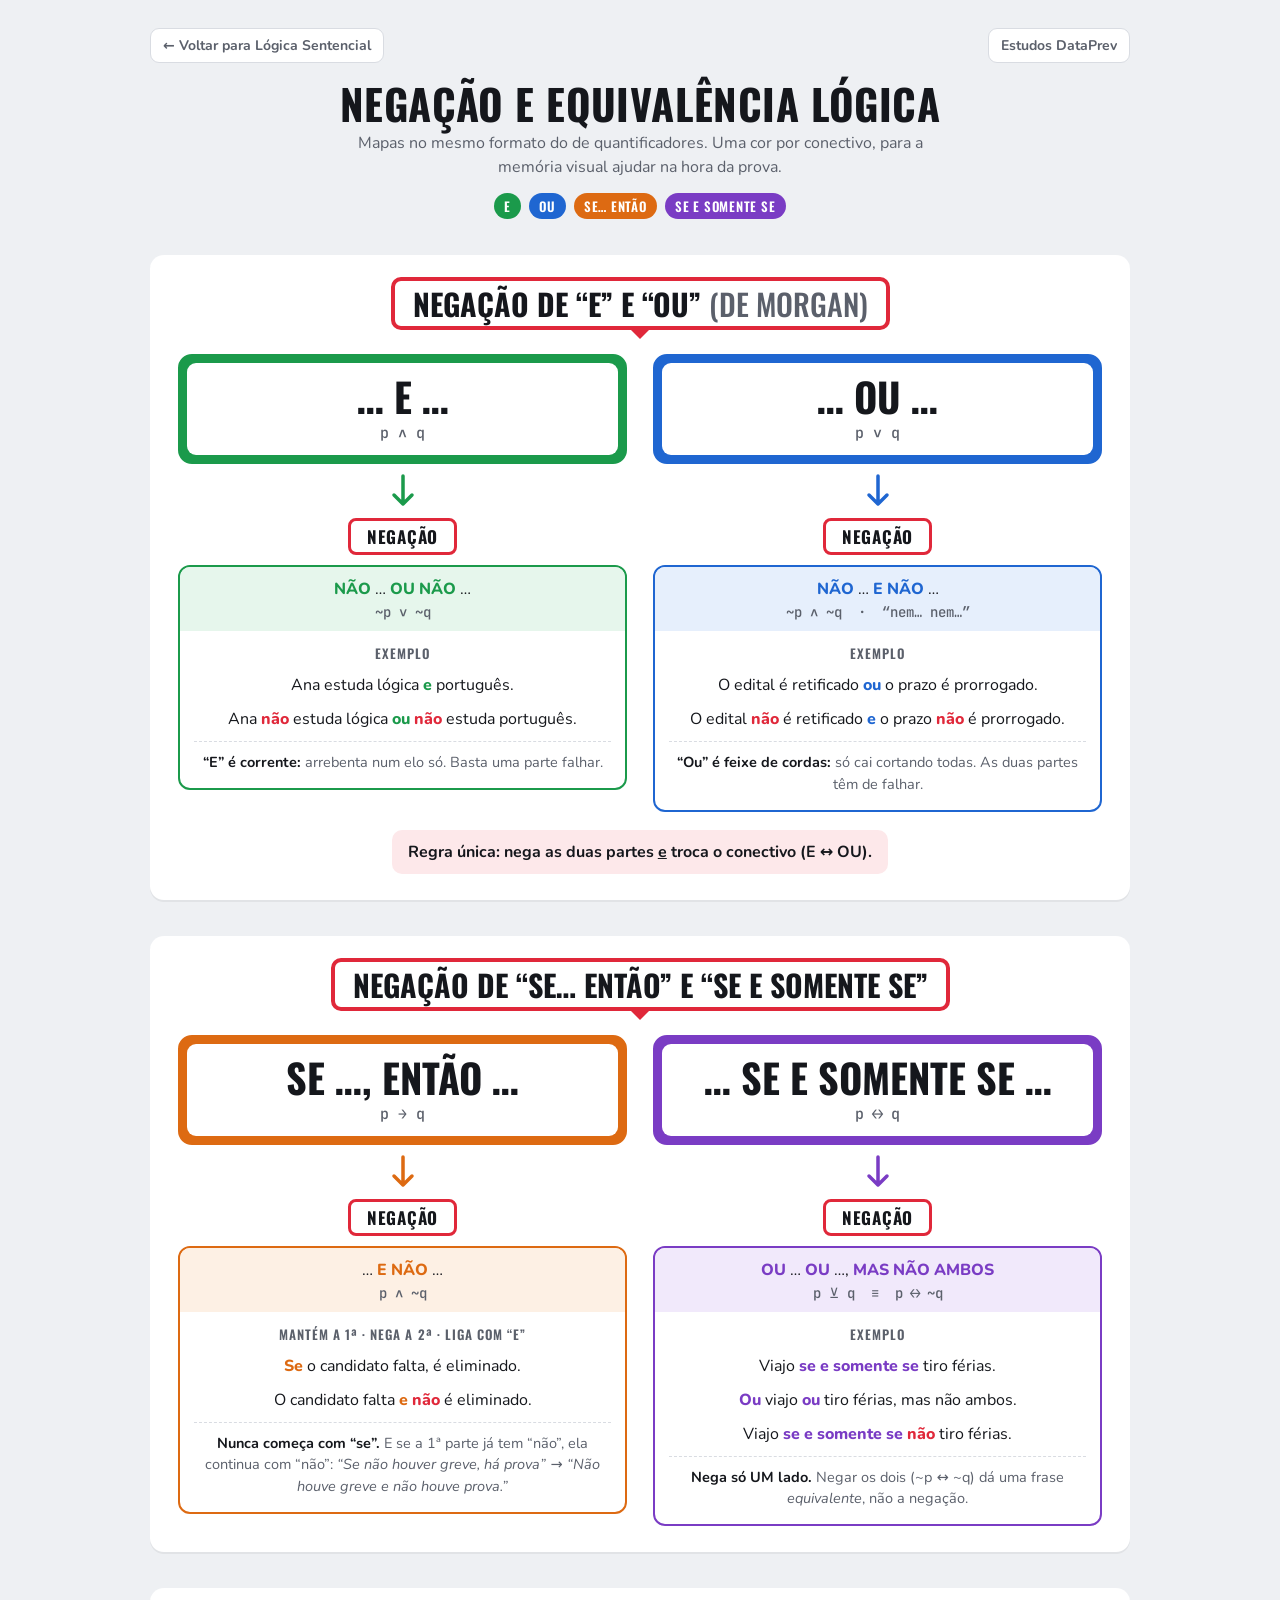
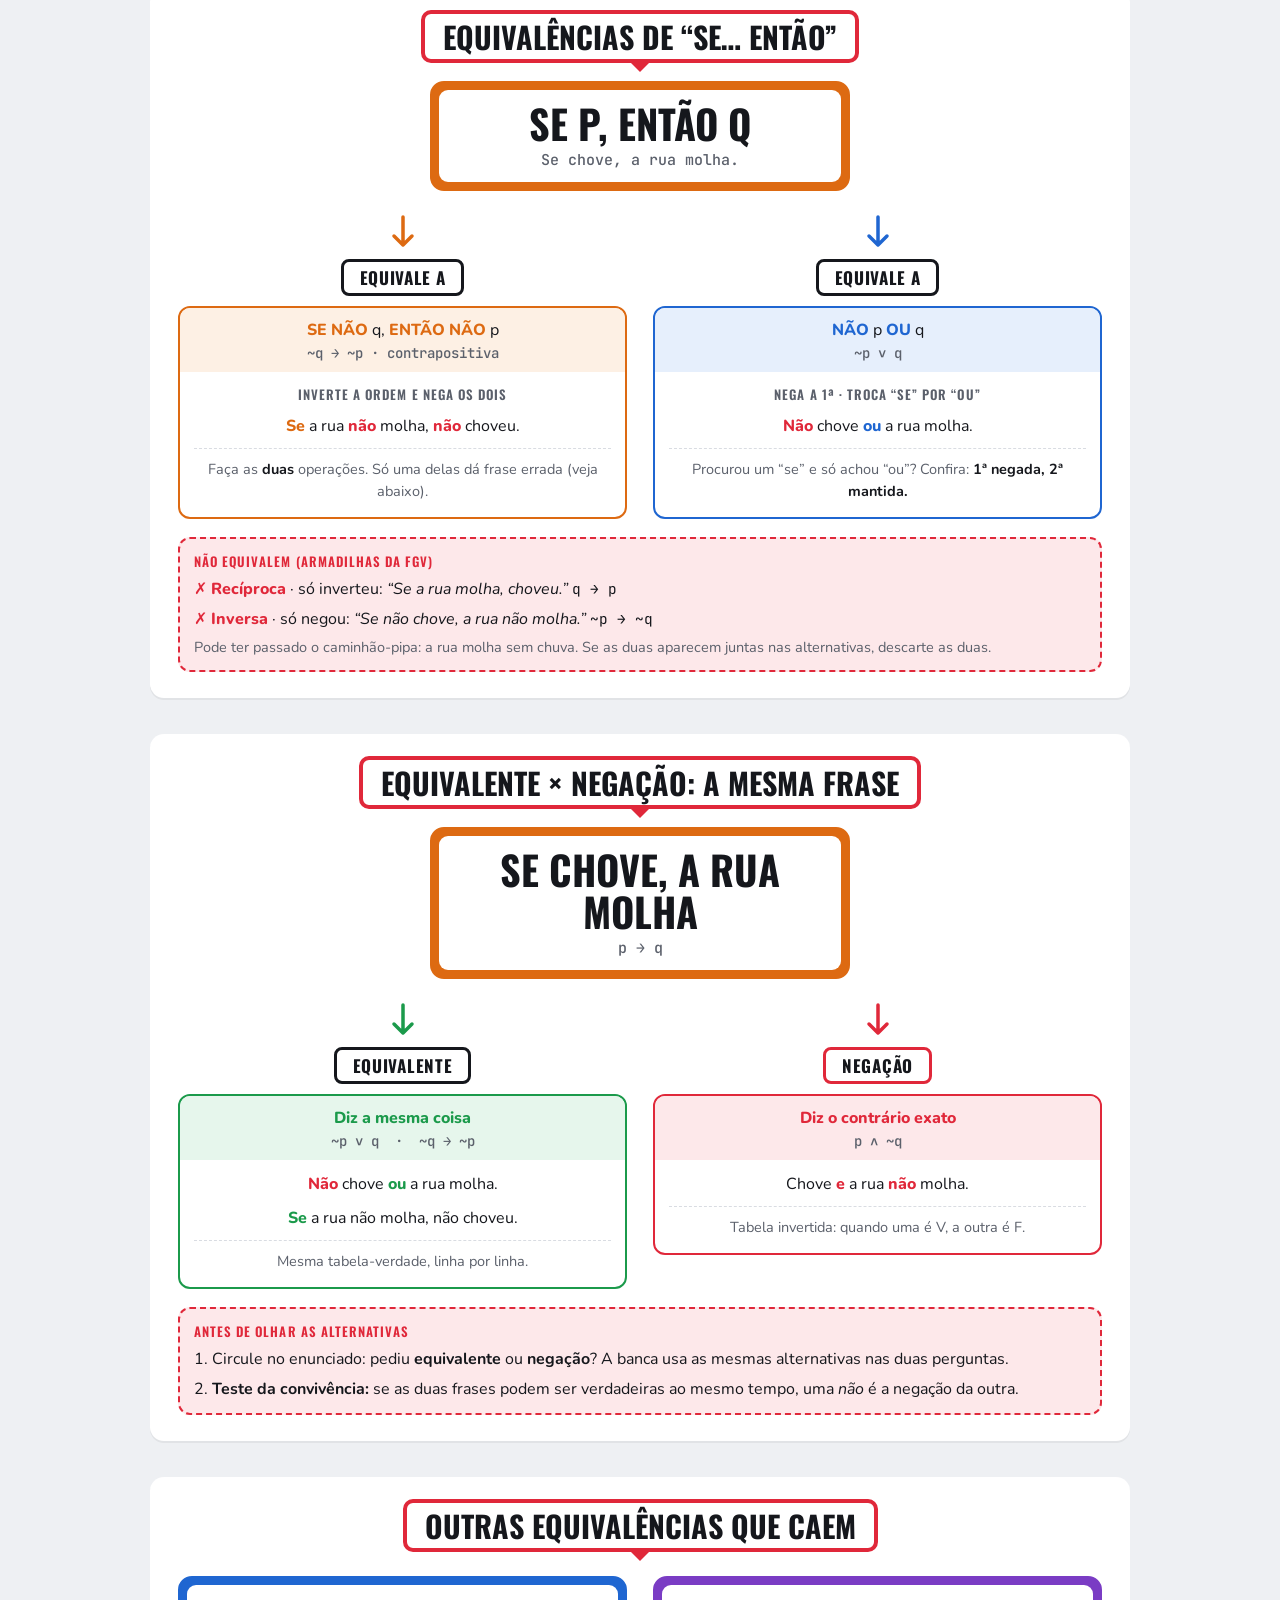
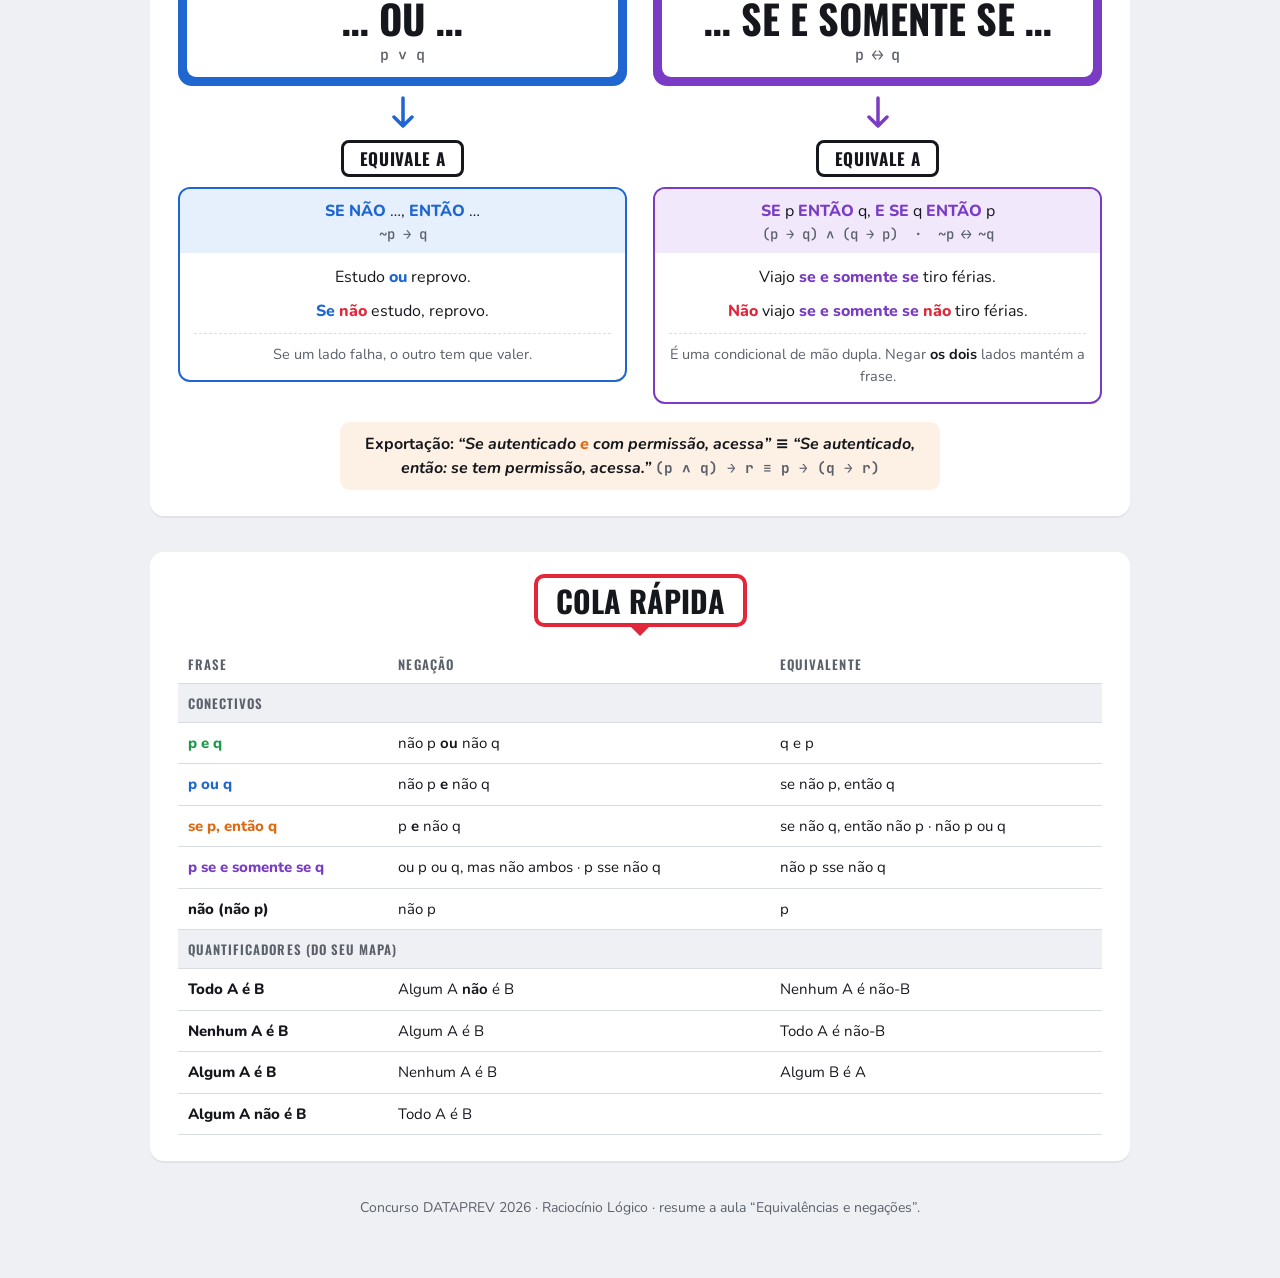
<file: public/mapas/logica.html>
<!DOCTYPE html>
<html lang="pt-BR">
<head>
<meta charset="UTF-8">
<meta name="viewport" content="width=device-width, initial-scale=1.0">
<title>Mapas de Equivalência e Negação</title>
<link rel="preconnect" href="https://fonts.googleapis.com">
<link rel="stylesheet" href="https://fonts.googleapis.com/css2?family=Oswald:wght@500;600;700&family=Nunito:wght@400;600;700;800&family=JetBrains+Mono:wght@500&display=swap">
<style>
:root{
  --bg:#eef0f3; --paper:#ffffff; --ink:#15171c; --muted:#5b606b; --line:#d9dce2;
  --red:#e0283a; --red-soft:#fde8ea;
  --green:#1b9a4b; --green-soft:#e6f6ec;
  --blue:#1f66d1; --blue-soft:#e6effc;
  --orange:#dd6a12; --orange-soft:#fdf0e4;
  --purple:#7a3cc4; --purple-soft:#f1e9fb;
  --pink:#d6307a; --shadow:0 2px 0 rgba(20,22,28,.06);
}
@media (prefers-color-scheme:dark){:root:not([data-theme="light"]){
  color-scheme:dark;
  --bg:#12141a; --paper:#1b1e26; --ink:#eef0f4; --muted:#a3a8b4; --line:#323744;
  --red:#ff5a67; --red-soft:#3a1d22;
  --green:#4cc97a; --green-soft:#17301f;
  --blue:#6aa2ff; --blue-soft:#172640;
  --orange:#ff9a4d; --orange-soft:#3a2615;
  --purple:#b48bff; --purple-soft:#2a1f3d;
  --pink:#ff6aa8; --shadow:none;
}}
:root[data-theme="dark"]{
  color-scheme:dark;
  --bg:#12141a; --paper:#1b1e26; --ink:#eef0f4; --muted:#a3a8b4; --line:#323744;
  --red:#ff5a67; --red-soft:#3a1d22;
  --green:#4cc97a; --green-soft:#17301f;
  --blue:#6aa2ff; --blue-soft:#172640;
  --orange:#ff9a4d; --orange-soft:#3a2615;
  --purple:#b48bff; --purple-soft:#2a1f3d;
  --pink:#ff6aa8; --shadow:none;
}
*{box-sizing:border-box}
body{background:var(--bg);color:var(--ink);font:16px/1.5 "Nunito",system-ui,sans-serif;padding-inline:16px;padding-block:28px 60px}
.wrap{max-width:980px;margin:0 auto;display:flex;flex-direction:column;gap:36px}
header.intro{text-align:center;display:flex;flex-direction:column;gap:6px}
header.intro h1{font:700 clamp(28px,5vw,42px)/1.05 "Oswald",sans-serif;text-transform:uppercase;letter-spacing:.01em;margin:0;text-wrap:balance}
header.intro p{margin:0 auto;color:var(--muted);max-width:60ch}
.legend{display:flex;flex-wrap:wrap;justify-content:center;gap:8px;margin-top:8px}
.legend span{font:600 13px "Oswald",sans-serif;letter-spacing:.06em;text-transform:uppercase;padding:3px 10px;border-radius:99px;color:#fff}
.mono{font-family:"JetBrains Mono",ui-monospace,monospace;font-size:.9em}

/* map card */
.map{background:var(--paper);border-radius:14px;padding:22px clamp(14px,3vw,28px) 26px;display:flex;flex-direction:column;gap:18px;box-shadow:var(--shadow)}
.banner{align-self:center;border:4px solid var(--red);border-radius:10px;padding:6px 18px;position:relative;text-align:center;max-width:100%}
.banner::after{content:"";position:absolute;left:50%;bottom:-13px;transform:translateX(-50%);border:9px solid transparent;border-top-color:var(--red);border-bottom:0}
.banner h2{margin:0;font:700 clamp(20px,3.6vw,30px)/1.1 "Oswald",sans-serif;text-transform:uppercase;text-wrap:balance}
.pair{display:grid;grid-template-columns:1fr 1fr;gap:18px 26px;margin-top:6px}
@media (max-width:640px){.pair{grid-template-columns:1fr}}
.col{display:flex;flex-direction:column;align-items:center;gap:10px}
.big{width:100%;border:3px solid var(--c);border-radius:14px;padding:6px;background:var(--c)}
.big div{background:var(--paper);border-radius:9px;text-align:center;padding:12px 8px;font:700 clamp(26px,5vw,40px)/1.05 "Oswald",sans-serif;text-transform:uppercase}
.big small{display:block;font:500 15px "JetBrains Mono",monospace;color:var(--muted);text-transform:none;margin-top:6px}
.arrow{width:28px;height:34px;color:var(--c)}
.pill{border:3px solid var(--red);border-radius:8px;padding:3px 16px;font:700 17px "Oswald",sans-serif;letter-spacing:.04em;text-transform:uppercase}
.pill.eq{border-color:var(--ink)}
.result{width:100%;border:2px solid var(--c);border-radius:12px;overflow:hidden;background:var(--paper)}
.result .head{background:var(--soft);padding:10px 12px;text-align:center;display:flex;flex-direction:column;gap:2px}
.result .head b{color:var(--c);font-weight:800}
.result .head .f{font:500 14px "JetBrains Mono",monospace;color:var(--muted)}
.result .body{padding:12px 14px 14px;display:flex;flex-direction:column;gap:10px;text-align:center}
.lbl{font:600 13px "Oswald",sans-serif;letter-spacing:.08em;text-transform:uppercase;color:var(--muted)}
.ex{margin:0}
.k{color:var(--c);font-weight:800}
.no{color:var(--red);font-weight:800}
.tip{border-top:1px dashed var(--line);padding-top:10px;font-size:14.5px;color:var(--muted)}
.tip strong{color:var(--ink)}
.rule{align-self:center;background:var(--soft,var(--red-soft));border-radius:10px;padding:10px 16px;text-align:center;max-width:60ch;font-weight:700}
.trap{border:2px dashed var(--red);border-radius:12px;padding:12px 14px;background:var(--red-soft);display:flex;flex-direction:column;gap:6px}
.trap .lbl{color:var(--red)}
.trap p{margin:0}
.x{color:var(--red);font-weight:800}
.ok{color:var(--green);font-weight:800}

.c-green{--c:var(--green);--soft:var(--green-soft)}
.c-blue{--c:var(--blue);--soft:var(--blue-soft)}
.c-orange{--c:var(--orange);--soft:var(--orange-soft)}
.c-purple{--c:var(--purple);--soft:var(--purple-soft)}
.c-red{--c:var(--red);--soft:var(--red-soft)}
.single{max-width:420px;width:100%;margin:0 auto}

/* summary table */
.tbl{overflow-x:auto}
table{border-collapse:collapse;width:100%;min-width:520px;font-size:15px}
th,td{padding:9px 10px;border-bottom:1px solid var(--line);text-align:left;vertical-align:top}
th{font:600 13px "Oswald",sans-serif;letter-spacing:.08em;text-transform:uppercase;color:var(--muted)}
td:first-child{font-weight:800}
tr.grp td{background:var(--bg);font:600 13px "Oswald",sans-serif;letter-spacing:.08em;text-transform:uppercase;color:var(--muted);font-weight:600}
footer{text-align:center;color:var(--muted);font-size:14px}
</style>
<style>
body{margin:0}
.back{max-width:980px;margin:0 auto 18px;display:flex;justify-content:space-between;align-items:center;gap:12px;flex-wrap:wrap}
.back a{display:inline-flex;align-items:center;gap:6px;color:var(--muted);text-decoration:none;font-weight:700;font-size:14px;border:1px solid var(--line);border-radius:9px;padding:6px 12px;background:var(--paper)}
.back a:hover{color:var(--ink)}
.back a:focus-visible{outline:2px solid var(--blue);outline-offset:2px}
</style>
</head>
<body>
<nav class="back"><a href="/#/m/logica-sentencial">← Voltar para Lógica Sentencial</a><a href="/#/">Estudos DataPrev</a></nav>
<div class="wrap">

<header class="intro">
  <h1>Negação e equivalência lógica</h1>
  <p>Mapas no mesmo formato do de quantificadores. Uma cor por conectivo, para a memória visual ajudar na hora da prova.</p>
  <div class="legend">
    <span style="background:var(--green)">E</span>
    <span style="background:var(--blue)">OU</span>
    <span style="background:var(--orange)">Se… então</span>
    <span style="background:var(--purple)">Se e somente se</span>
  </div>
</header>

<!-- MAPA 1 -->
<section class="map">
  <div class="banner"><h2>Negação de “E” e “OU” <span style="color:var(--muted);font-weight:500">(De Morgan)</span></h2></div>
  <div class="pair">
    <div class="col c-green">
      <div class="big"><div>… E …<small>p ∧ q</small></div></div>
      <svg class="arrow" viewBox="0 0 28 34" fill="none" stroke="currentColor" stroke-width="3.5" stroke-linecap="round" stroke-linejoin="round"><path d="M14 2v28M5 21l9 9 9-9"/></svg>
      <div class="pill">Negação</div>
      <div class="result">
        <div class="head"><span><b>NÃO</b> … <b>OU NÃO</b> …</span><span class="f">~p ∨ ~q</span></div>
        <div class="body">
          <span class="lbl">Exemplo</span>
          <p class="ex">Ana estuda lógica <span class="k">e</span> português.</p>
          <p class="ex">Ana <span class="no">não</span> estuda lógica <span class="k">ou</span> <span class="no">não</span> estuda português.</p>
          <div class="tip"><strong>“E” é corrente:</strong> arrebenta num elo só. Basta uma parte falhar.</div>
        </div>
      </div>
    </div>
    <div class="col c-blue">
      <div class="big"><div>… OU …<small>p ∨ q</small></div></div>
      <svg class="arrow" viewBox="0 0 28 34" fill="none" stroke="currentColor" stroke-width="3.5" stroke-linecap="round" stroke-linejoin="round"><path d="M14 2v28M5 21l9 9 9-9"/></svg>
      <div class="pill">Negação</div>
      <div class="result">
        <div class="head"><span><b>NÃO</b> … <b>E NÃO</b> …</span><span class="f">~p ∧ ~q &nbsp;·&nbsp; “nem… nem…”</span></div>
        <div class="body">
          <span class="lbl">Exemplo</span>
          <p class="ex">O edital é retificado <span class="k">ou</span> o prazo é prorrogado.</p>
          <p class="ex">O edital <span class="no">não</span> é retificado <span class="k">e</span> o prazo <span class="no">não</span> é prorrogado.</p>
          <div class="tip"><strong>“Ou” é feixe de cordas:</strong> só cai cortando todas. As duas partes têm de falhar.</div>
        </div>
      </div>
    </div>
  </div>
  <div class="rule c-red">Regra única: nega as duas partes <u>e</u> troca o conectivo (E ↔ OU).</div>
</section>

<!-- MAPA 2 -->
<section class="map">
  <div class="banner"><h2>Negação de “Se… então” e “Se e somente se”</h2></div>
  <div class="pair">
    <div class="col c-orange">
      <div class="big"><div>Se …, então …<small>p → q</small></div></div>
      <svg class="arrow" viewBox="0 0 28 34" fill="none" stroke="currentColor" stroke-width="3.5" stroke-linecap="round" stroke-linejoin="round"><path d="M14 2v28M5 21l9 9 9-9"/></svg>
      <div class="pill">Negação</div>
      <div class="result">
        <div class="head"><span>… <b>E NÃO</b> …</span><span class="f">p ∧ ~q</span></div>
        <div class="body">
          <span class="lbl">Mantém a 1ª · nega a 2ª · liga com “e”</span>
          <p class="ex"><span class="k">Se</span> o candidato falta, é eliminado.</p>
          <p class="ex">O candidato falta <span class="k">e</span> <span class="no">não</span> é eliminado.</p>
          <div class="tip"><strong>Nunca começa com “se”.</strong> E se a 1ª parte já tem “não”, ela continua com “não”: <em>“Se não houver greve, há prova”</em> → <em>“Não houve greve e não houve prova.”</em></div>
        </div>
      </div>
    </div>
    <div class="col c-purple">
      <div class="big"><div>… se e somente se …<small>p ↔ q</small></div></div>
      <svg class="arrow" viewBox="0 0 28 34" fill="none" stroke="currentColor" stroke-width="3.5" stroke-linecap="round" stroke-linejoin="round"><path d="M14 2v28M5 21l9 9 9-9"/></svg>
      <div class="pill">Negação</div>
      <div class="result">
        <div class="head"><span><b>OU</b> … <b>OU</b> …, <b>MAS NÃO AMBOS</b></span><span class="f">p ⊻ q &nbsp;≡&nbsp; p ↔ ~q</span></div>
        <div class="body">
          <span class="lbl">Exemplo</span>
          <p class="ex">Viajo <span class="k">se e somente se</span> tiro férias.</p>
          <p class="ex"><span class="k">Ou</span> viajo <span class="k">ou</span> tiro férias, mas não ambos.</p>
          <p class="ex">Viajo <span class="k">se e somente se</span> <span class="no">não</span> tiro férias.</p>
          <div class="tip"><strong>Nega só UM lado.</strong> Negar os dois (~p ↔ ~q) dá uma frase <em>equivalente</em>, não a negação.</div>
        </div>
      </div>
    </div>
  </div>
</section>

<!-- MAPA 3 -->
<section class="map">
  <div class="banner"><h2>Equivalências de “Se… então”</h2></div>
  <div class="col c-orange single">
    <div class="big"><div>Se p, então q<small>Se chove, a rua molha.</small></div></div>
  </div>
  <div class="pair">
    <div class="col c-orange">
      <svg class="arrow" viewBox="0 0 28 34" fill="none" stroke="currentColor" stroke-width="3.5" stroke-linecap="round" stroke-linejoin="round"><path d="M14 2v28M5 21l9 9 9-9"/></svg>
      <div class="pill eq">Equivale a</div>
      <div class="result">
        <div class="head"><span><b>SE NÃO</b> q, <b>ENTÃO NÃO</b> p</span><span class="f">~q → ~p · contrapositiva</span></div>
        <div class="body">
          <span class="lbl">Inverte a ordem E nega os dois</span>
          <p class="ex"><span class="k">Se</span> a rua <span class="no">não</span> molha, <span class="no">não</span> choveu.</p>
          <div class="tip">Faça as <strong>duas</strong> operações. Só uma delas dá frase errada (veja abaixo).</div>
        </div>
      </div>
    </div>
    <div class="col c-blue">
      <svg class="arrow" viewBox="0 0 28 34" fill="none" stroke="currentColor" stroke-width="3.5" stroke-linecap="round" stroke-linejoin="round"><path d="M14 2v28M5 21l9 9 9-9"/></svg>
      <div class="pill eq">Equivale a</div>
      <div class="result">
        <div class="head"><span><b>NÃO</b> p <b>OU</b> q</span><span class="f">~p ∨ q</span></div>
        <div class="body">
          <span class="lbl">Nega a 1ª · troca “se” por “ou”</span>
          <p class="ex"><span class="no">Não</span> chove <span class="k">ou</span> a rua molha.</p>
          <div class="tip">Procurou um “se” e só achou “ou”? Confira: <strong>1ª negada, 2ª mantida.</strong></div>
        </div>
      </div>
    </div>
  </div>
  <div class="trap">
    <span class="lbl">Não equivalem (armadilhas da FGV)</span>
    <p><span class="x">✗ Recíproca</span> · só inverteu: <em>“Se a rua molha, choveu.”</em> <span class="mono">q → p</span></p>
    <p><span class="x">✗ Inversa</span> · só negou: <em>“Se não chove, a rua não molha.”</em> <span class="mono">~p → ~q</span></p>
    <p style="color:var(--muted);font-size:14.5px">Pode ter passado o caminhão-pipa: a rua molha sem chuva. Se as duas aparecem juntas nas alternativas, descarte as duas.</p>
  </div>
</section>

<!-- MAPA 4 -->
<section class="map">
  <div class="banner"><h2>Equivalente × Negação: a mesma frase</h2></div>
  <div class="col c-orange single">
    <div class="big"><div>Se chove, a rua molha<small>p → q</small></div></div>
  </div>
  <div class="pair">
    <div class="col c-green">
      <svg class="arrow" viewBox="0 0 28 34" fill="none" stroke="currentColor" stroke-width="3.5" stroke-linecap="round" stroke-linejoin="round"><path d="M14 2v28M5 21l9 9 9-9"/></svg>
      <div class="pill eq">Equivalente</div>
      <div class="result">
        <div class="head"><span><b>Diz a mesma coisa</b></span><span class="f">~p ∨ q &nbsp;·&nbsp; ~q → ~p</span></div>
        <div class="body">
          <p class="ex"><span class="no">Não</span> chove <span class="k">ou</span> a rua molha.</p>
          <p class="ex"><span class="k">Se</span> a rua não molha, não choveu.</p>
          <div class="tip">Mesma tabela-verdade, linha por linha.</div>
        </div>
      </div>
    </div>
    <div class="col c-red">
      <svg class="arrow" viewBox="0 0 28 34" fill="none" stroke="currentColor" stroke-width="3.5" stroke-linecap="round" stroke-linejoin="round"><path d="M14 2v28M5 21l9 9 9-9"/></svg>
      <div class="pill">Negação</div>
      <div class="result">
        <div class="head"><span><b>Diz o contrário exato</b></span><span class="f">p ∧ ~q</span></div>
        <div class="body">
          <p class="ex">Chove <span class="k">e</span> a rua <span class="no">não</span> molha.</p>
          <div class="tip">Tabela invertida: quando uma é V, a outra é F.</div>
        </div>
      </div>
    </div>
  </div>
  <div class="trap">
    <span class="lbl">Antes de olhar as alternativas</span>
    <p>1. Circule no enunciado: pediu <strong>equivalente</strong> ou <strong>negação</strong>? A banca usa as mesmas alternativas nas duas perguntas.</p>
    <p>2. <strong>Teste da convivência:</strong> se as duas frases podem ser verdadeiras ao mesmo tempo, uma <em>não</em> é a negação da outra.</p>
  </div>
</section>

<!-- MAPA 5 -->
<section class="map">
  <div class="banner"><h2>Outras equivalências que caem</h2></div>
  <div class="pair">
    <div class="col c-blue">
      <div class="big"><div>… OU …<small>p ∨ q</small></div></div>
      <svg class="arrow" viewBox="0 0 28 34" fill="none" stroke="currentColor" stroke-width="3.5" stroke-linecap="round" stroke-linejoin="round"><path d="M14 2v28M5 21l9 9 9-9"/></svg>
      <div class="pill eq">Equivale a</div>
      <div class="result">
        <div class="head"><span><b>SE NÃO</b> …, <b>ENTÃO</b> …</span><span class="f">~p → q</span></div>
        <div class="body">
          <p class="ex">Estudo <span class="k">ou</span> reprovo.</p>
          <p class="ex"><span class="k">Se</span> <span class="no">não</span> estudo, reprovo.</p>
          <div class="tip">Se um lado falha, o outro tem que valer.</div>
        </div>
      </div>
    </div>
    <div class="col c-purple">
      <div class="big"><div>… se e somente se …<small>p ↔ q</small></div></div>
      <svg class="arrow" viewBox="0 0 28 34" fill="none" stroke="currentColor" stroke-width="3.5" stroke-linecap="round" stroke-linejoin="round"><path d="M14 2v28M5 21l9 9 9-9"/></svg>
      <div class="pill eq">Equivale a</div>
      <div class="result">
        <div class="head"><span><b>SE</b> p <b>ENTÃO</b> q, <b>E SE</b> q <b>ENTÃO</b> p</span><span class="f">(p → q) ∧ (q → p) &nbsp;·&nbsp; ~p ↔ ~q</span></div>
        <div class="body">
          <p class="ex">Viajo <span class="k">se e somente se</span> tiro férias.</p>
          <p class="ex"><span class="no">Não</span> viajo <span class="k">se e somente se</span> <span class="no">não</span> tiro férias.</p>
          <div class="tip">É uma condicional de mão dupla. Negar <strong>os dois</strong> lados mantém a frase.</div>
        </div>
      </div>
    </div>
  </div>
  <div class="rule c-orange" style="background:var(--orange-soft)">Exportação: <em>“Se autenticado <span class="k">e</span> com permissão, acessa”</em> ≡ <em>“Se autenticado, então: se tem permissão, acessa.”</em> <span class="mono" style="color:var(--muted)">(p ∧ q) → r ≡ p → (q → r)</span></div>
</section>

<!-- RESUMO -->
<section class="map">
  <div class="banner"><h2>Cola rápida</h2></div>
  <div class="tbl">
    <table>
      <thead><tr><th>Frase</th><th>Negação</th><th>Equivalente</th></tr></thead>
      <tbody>
        <tr class="grp"><td colspan="3">Conectivos</td></tr>
        <tr><td style="color:var(--green)">p e q</td><td>não p <b>ou</b> não q</td><td>q e p</td></tr>
        <tr><td style="color:var(--blue)">p ou q</td><td>não p <b>e</b> não q</td><td>se não p, então q</td></tr>
        <tr><td style="color:var(--orange)">se p, então q</td><td>p <b>e</b> não q</td><td>se não q, então não p · não p ou q</td></tr>
        <tr><td style="color:var(--purple)">p se e somente se q</td><td>ou p ou q, mas não ambos · p sse não q</td><td>não p sse não q</td></tr>
        <tr><td>não (não p)</td><td>não p</td><td>p</td></tr>
        <tr class="grp"><td colspan="3">Quantificadores (do seu mapa)</td></tr>
        <tr><td>Todo A é B</td><td>Algum A <b>não</b> é B</td><td>Nenhum A é não-B</td></tr>
        <tr><td>Nenhum A é B</td><td>Algum A é B</td><td>Todo A é não-B</td></tr>
        <tr><td>Algum A é B</td><td>Nenhum A é B</td><td>Algum B é A</td></tr>
        <tr><td>Algum A não é B</td><td>Todo A é B</td><td></td></tr>
      </tbody>
    </table>
  </div>
</section>

<footer>Concurso DATAPREV 2026 · Raciocínio Lógico · resume a aula “Equivalências e negações”.</footer>
</div>

</body>
</html>
</file>
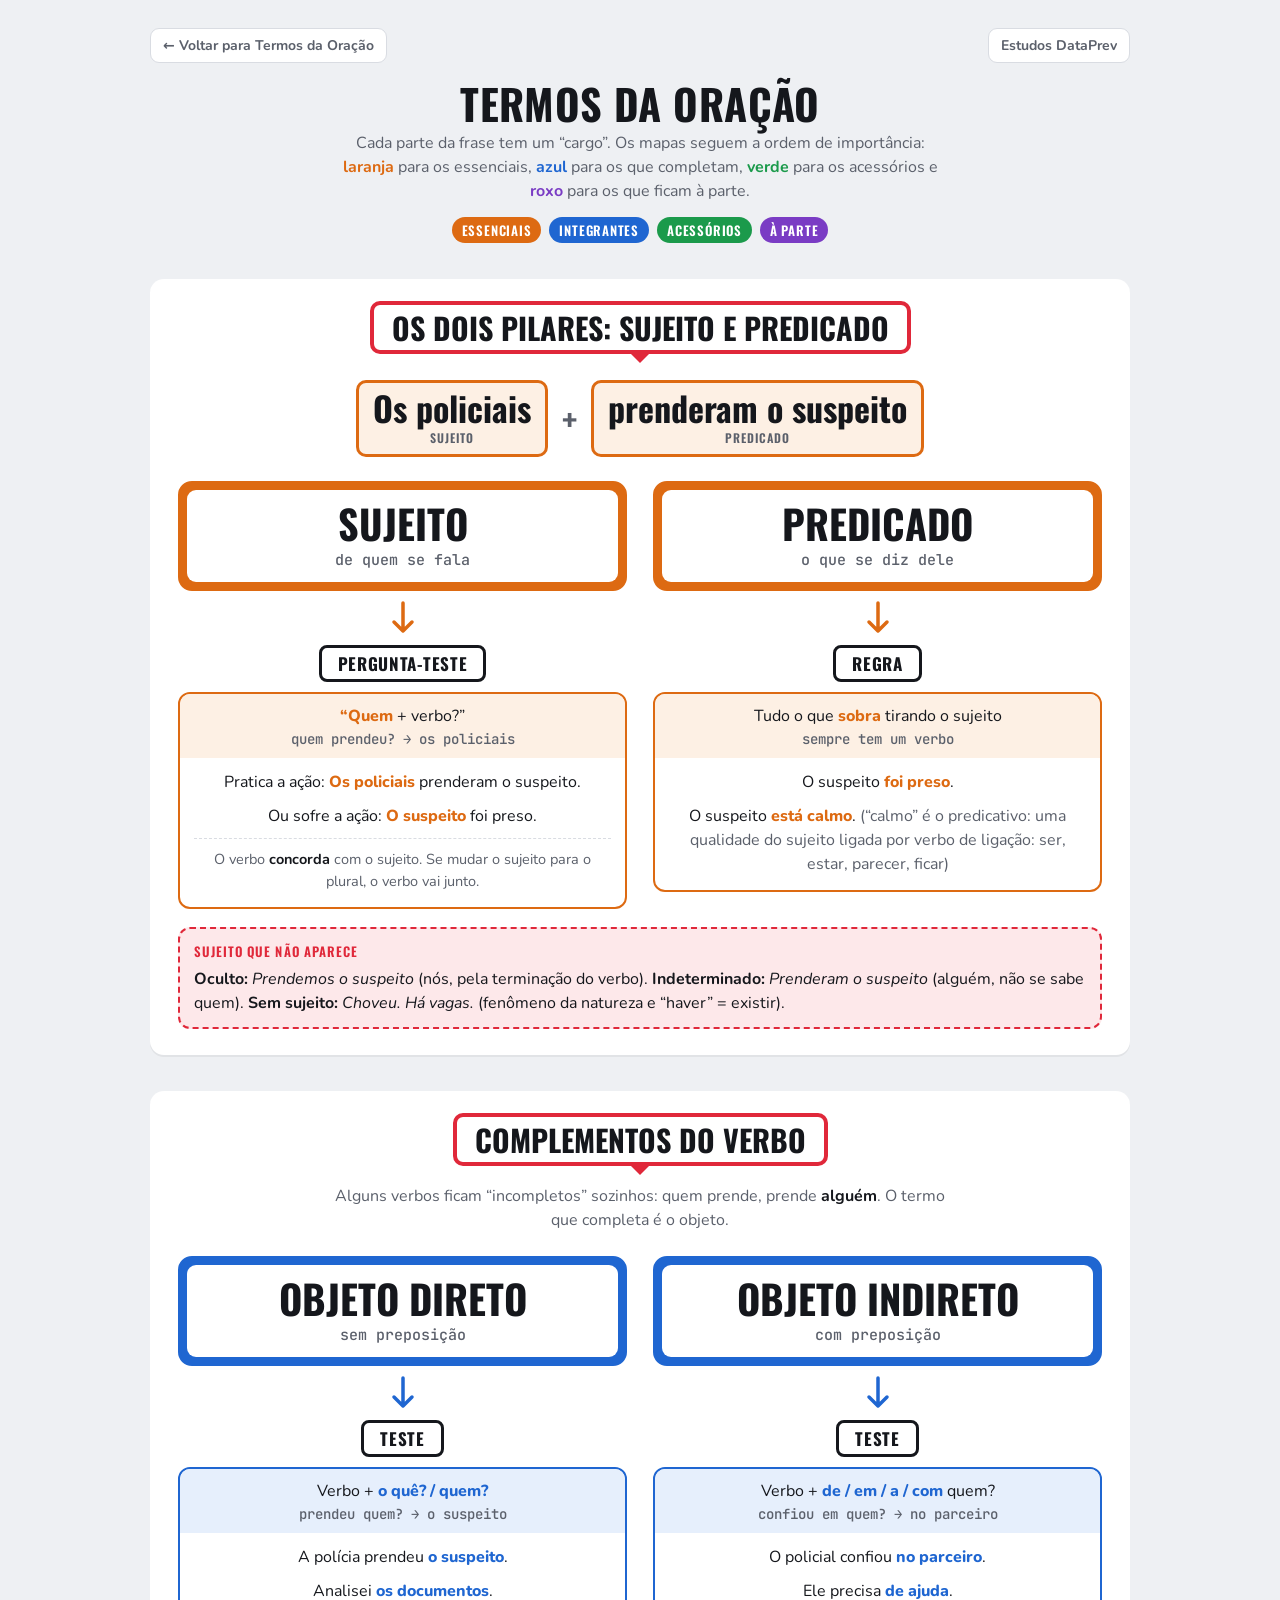
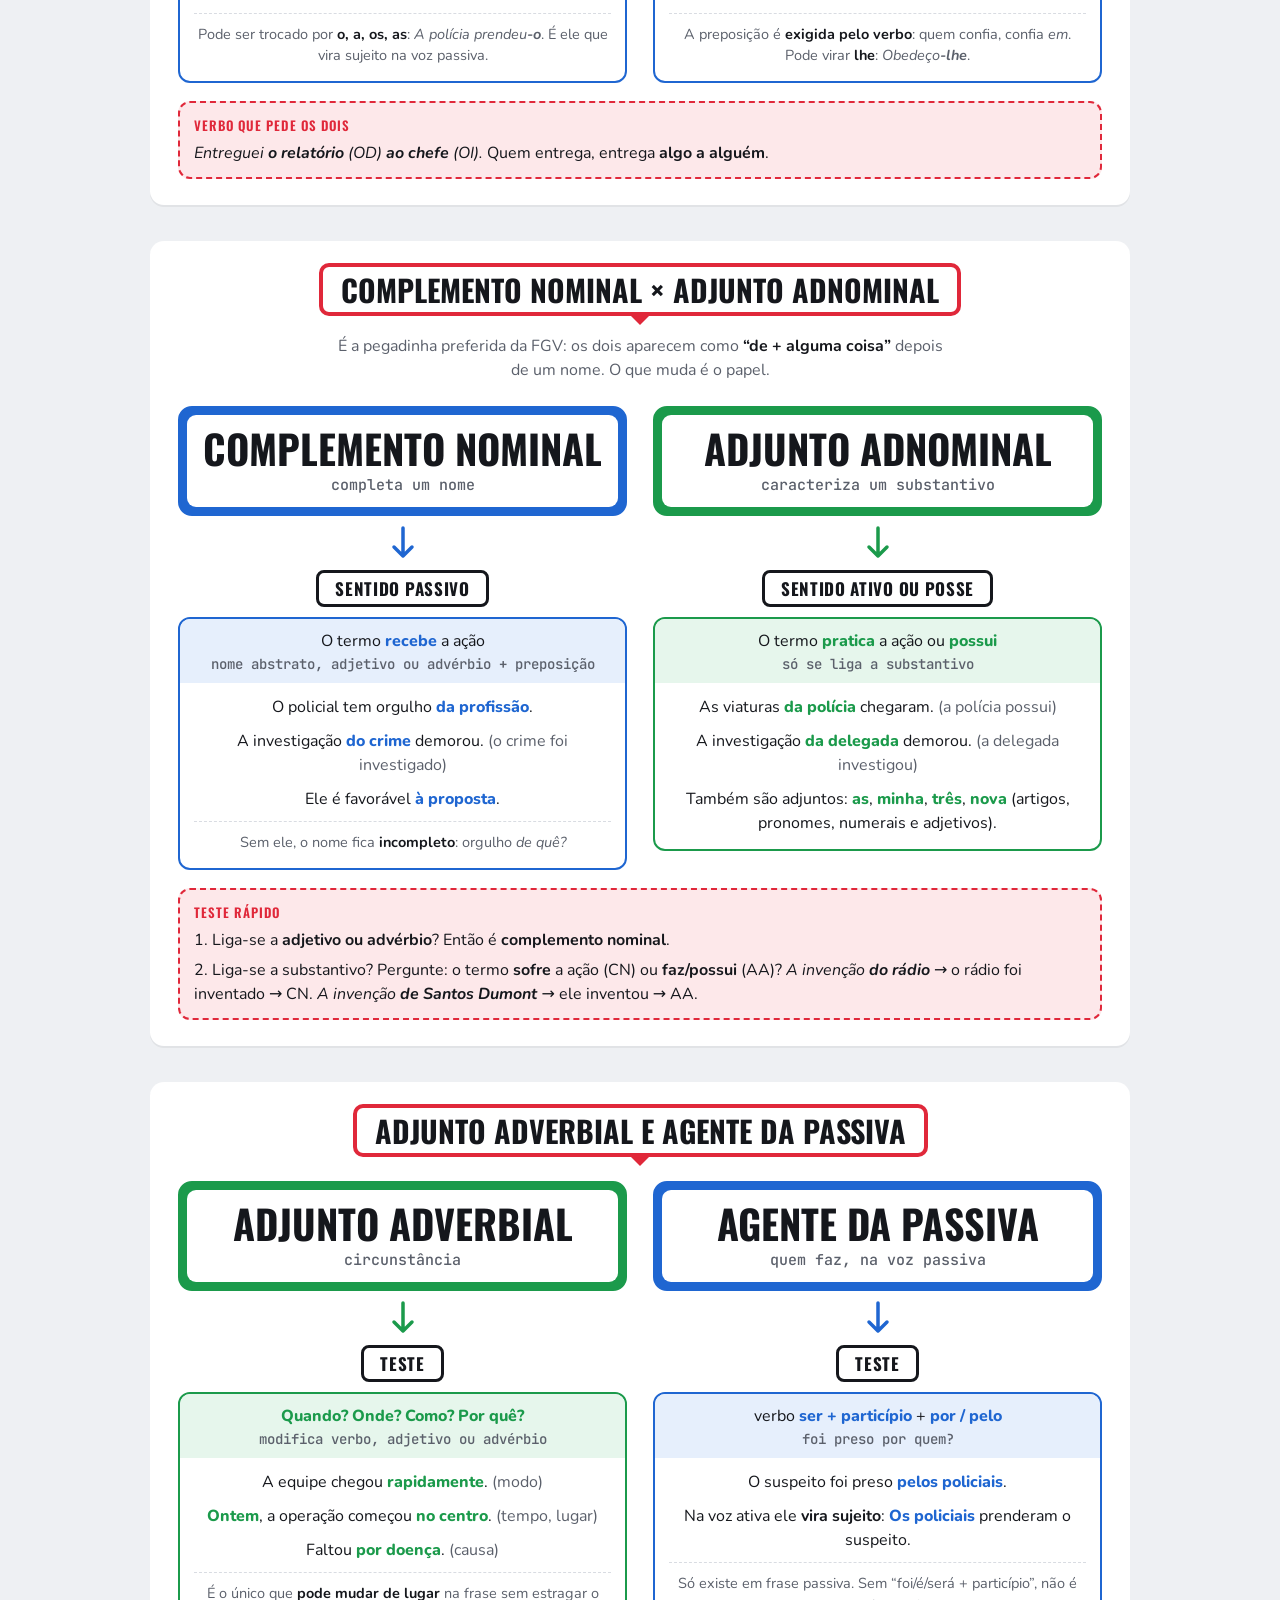
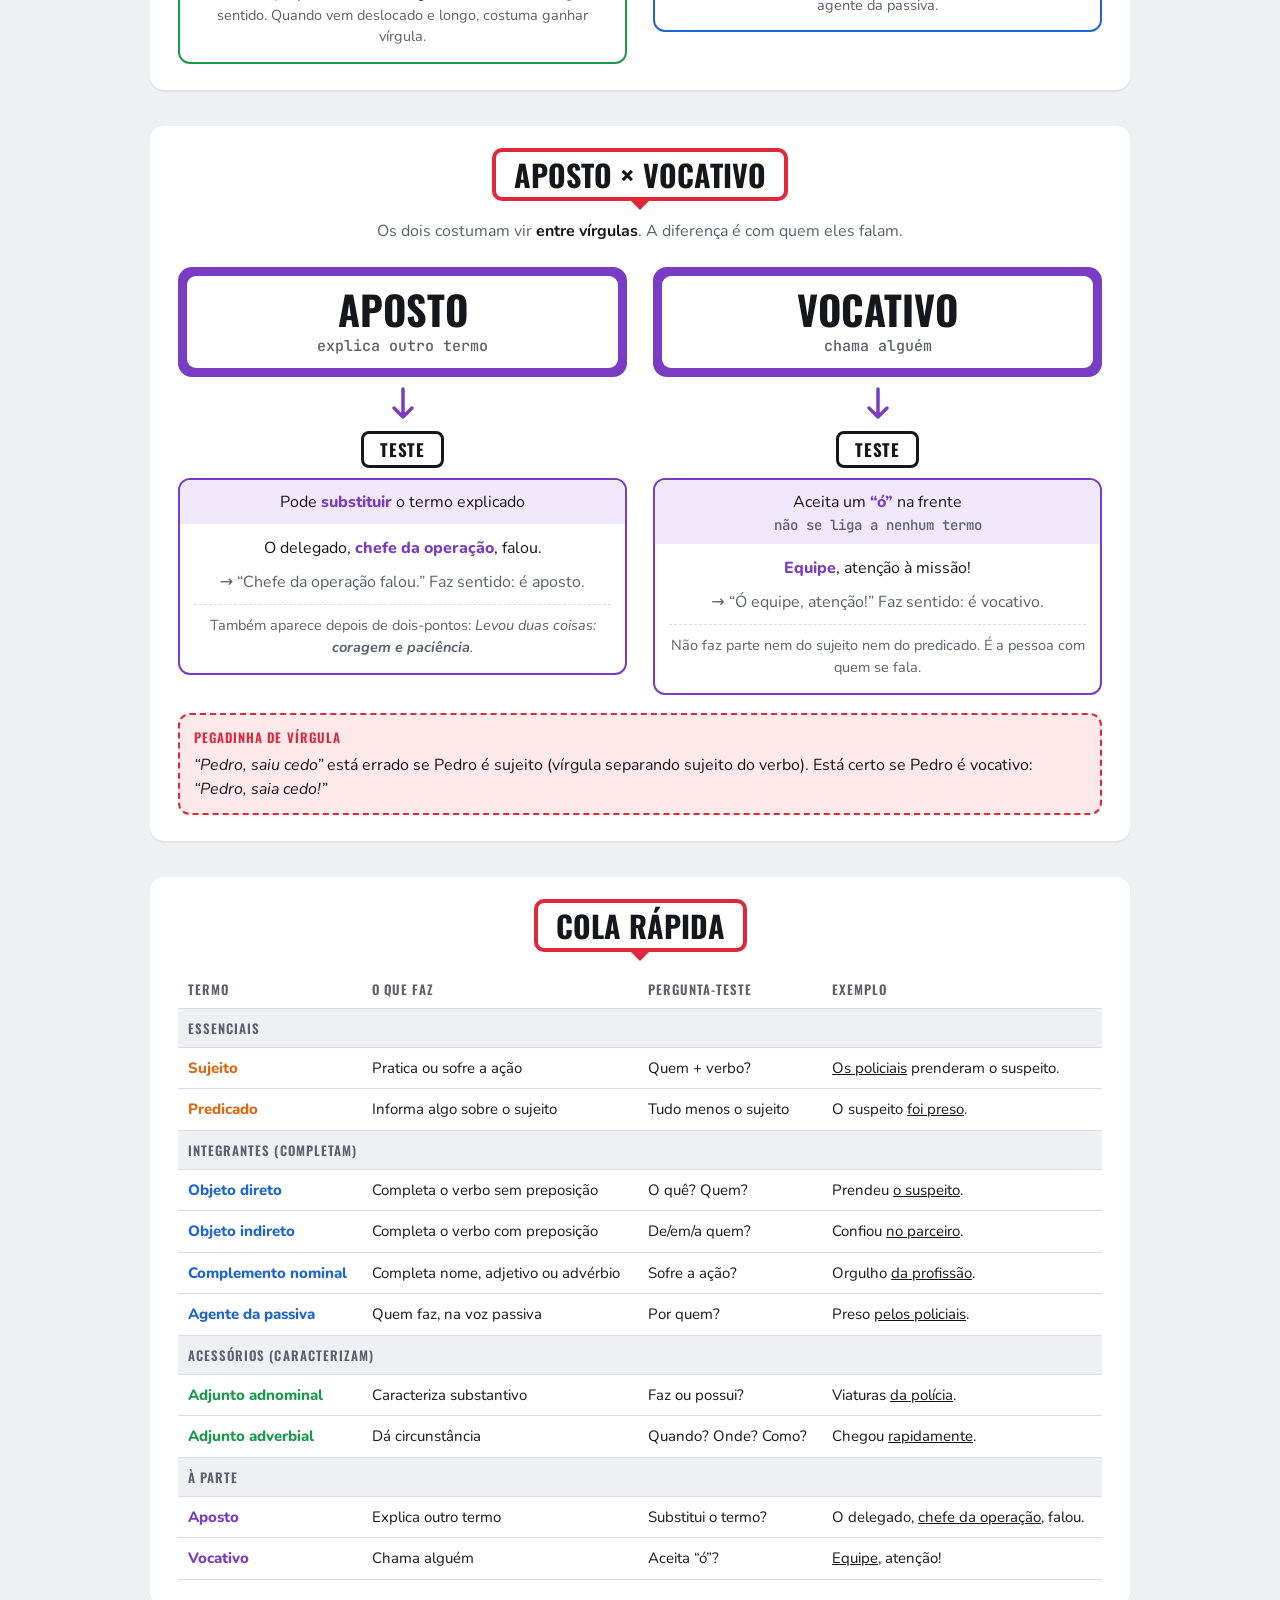
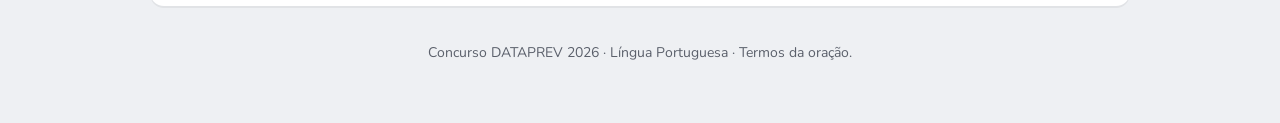
<file: public/mapas/termos-oracao.html>
<!DOCTYPE html>
<html lang="pt-BR">
<head>
<meta charset="UTF-8">
<meta name="viewport" content="width=device-width, initial-scale=1.0">
<title>Termos da Oração</title>
<link rel="preconnect" href="https://fonts.googleapis.com">
<link rel="stylesheet" href="https://fonts.googleapis.com/css2?family=Oswald:wght@500;600;700&family=Nunito:wght@400;600;700;800&family=JetBrains+Mono:wght@500&display=swap">
<style>
:root{
  --bg:#eef0f3; --paper:#ffffff; --ink:#15171c; --muted:#5b606b; --line:#d9dce2;
  --red:#e0283a; --red-soft:#fde8ea;
  --green:#1b9a4b; --green-soft:#e6f6ec;
  --blue:#1f66d1; --blue-soft:#e6effc;
  --orange:#dd6a12; --orange-soft:#fdf0e4;
  --purple:#7a3cc4; --purple-soft:#f1e9fb;
  --pink:#d6307a; --shadow:0 2px 0 rgba(20,22,28,.06);
}
@media (prefers-color-scheme:dark){:root:not([data-theme="light"]){
  color-scheme:dark;
  --bg:#12141a; --paper:#1b1e26; --ink:#eef0f4; --muted:#a3a8b4; --line:#323744;
  --red:#ff5a67; --red-soft:#3a1d22;
  --green:#4cc97a; --green-soft:#17301f;
  --blue:#6aa2ff; --blue-soft:#172640;
  --orange:#ff9a4d; --orange-soft:#3a2615;
  --purple:#b48bff; --purple-soft:#2a1f3d;
  --pink:#ff6aa8; --shadow:none;
}}
:root[data-theme="dark"]{
  color-scheme:dark;
  --bg:#12141a; --paper:#1b1e26; --ink:#eef0f4; --muted:#a3a8b4; --line:#323744;
  --red:#ff5a67; --red-soft:#3a1d22;
  --green:#4cc97a; --green-soft:#17301f;
  --blue:#6aa2ff; --blue-soft:#172640;
  --orange:#ff9a4d; --orange-soft:#3a2615;
  --purple:#b48bff; --purple-soft:#2a1f3d;
  --pink:#ff6aa8; --shadow:none;
}
*{box-sizing:border-box}
body{background:var(--bg);color:var(--ink);font:16px/1.5 "Nunito",system-ui,sans-serif;padding-inline:16px;padding-block:28px 60px}
.wrap{max-width:980px;margin:0 auto;display:flex;flex-direction:column;gap:36px}
header.intro{text-align:center;display:flex;flex-direction:column;gap:6px}
header.intro h1{font:700 clamp(28px,5vw,42px)/1.05 "Oswald",sans-serif;text-transform:uppercase;letter-spacing:.01em;margin:0;text-wrap:balance}
header.intro p{margin:0 auto;color:var(--muted);max-width:60ch}
.legend{display:flex;flex-wrap:wrap;justify-content:center;gap:8px;margin-top:8px}
.legend span{font:600 13px "Oswald",sans-serif;letter-spacing:.06em;text-transform:uppercase;padding:3px 10px;border-radius:99px;color:#fff}
.mono{font-family:"JetBrains Mono",ui-monospace,monospace;font-size:.9em}

/* map card */
.map{background:var(--paper);border-radius:14px;padding:22px clamp(14px,3vw,28px) 26px;display:flex;flex-direction:column;gap:18px;box-shadow:var(--shadow)}
.banner{align-self:center;border:4px solid var(--red);border-radius:10px;padding:6px 18px;position:relative;text-align:center;max-width:100%}
.banner::after{content:"";position:absolute;left:50%;bottom:-13px;transform:translateX(-50%);border:9px solid transparent;border-top-color:var(--red);border-bottom:0}
.banner h2{margin:0;font:700 clamp(20px,3.6vw,30px)/1.1 "Oswald",sans-serif;text-transform:uppercase;text-wrap:balance}
.pair{display:grid;grid-template-columns:1fr 1fr;gap:18px 26px;margin-top:6px}
@media (max-width:640px){.pair{grid-template-columns:1fr}}
.col{display:flex;flex-direction:column;align-items:center;gap:10px}
.big{width:100%;border:3px solid var(--c);border-radius:14px;padding:6px;background:var(--c)}
.big div{background:var(--paper);border-radius:9px;text-align:center;padding:12px 8px;font:700 clamp(26px,5vw,40px)/1.05 "Oswald",sans-serif;text-transform:uppercase}
.big small{display:block;font:500 15px "JetBrains Mono",monospace;color:var(--muted);text-transform:none;margin-top:6px}
.arrow{width:28px;height:34px;color:var(--c)}
.pill{border:3px solid var(--red);border-radius:8px;padding:3px 16px;font:700 17px "Oswald",sans-serif;letter-spacing:.04em;text-transform:uppercase}
.pill.eq{border-color:var(--ink)}
.result{width:100%;border:2px solid var(--c);border-radius:12px;overflow:hidden;background:var(--paper)}
.result .head{background:var(--soft);padding:10px 12px;text-align:center;display:flex;flex-direction:column;gap:2px}
.result .head b{color:var(--c);font-weight:800}
.result .head .f{font:500 14px "JetBrains Mono",monospace;color:var(--muted)}
.result .body{padding:12px 14px 14px;display:flex;flex-direction:column;gap:10px;text-align:center}
.lbl{font:600 13px "Oswald",sans-serif;letter-spacing:.08em;text-transform:uppercase;color:var(--muted)}
.ex{margin:0}
.k{color:var(--c);font-weight:800}
.no{color:var(--red);font-weight:800}
.tip{border-top:1px dashed var(--line);padding-top:10px;font-size:14.5px;color:var(--muted)}
.tip strong{color:var(--ink)}
.rule{align-self:center;background:var(--soft,var(--red-soft));border-radius:10px;padding:10px 16px;text-align:center;max-width:60ch;font-weight:700}
.trap{border:2px dashed var(--red);border-radius:12px;padding:12px 14px;background:var(--red-soft);display:flex;flex-direction:column;gap:6px}
.trap .lbl{color:var(--red)}
.trap p{margin:0}
.x{color:var(--red);font-weight:800}
.ok{color:var(--green);font-weight:800}

.c-green{--c:var(--green);--soft:var(--green-soft)}
.c-blue{--c:var(--blue);--soft:var(--blue-soft)}
.c-orange{--c:var(--orange);--soft:var(--orange-soft)}
.c-purple{--c:var(--purple);--soft:var(--purple-soft)}
.c-red{--c:var(--red);--soft:var(--red-soft)}
.single{max-width:420px;width:100%;margin:0 auto}

/* summary table */
.tbl{overflow-x:auto}
table{border-collapse:collapse;width:100%;min-width:520px;font-size:15px}
th,td{padding:9px 10px;border-bottom:1px solid var(--line);text-align:left;vertical-align:top}
th{font:600 13px "Oswald",sans-serif;letter-spacing:.08em;text-transform:uppercase;color:var(--muted)}
td:first-child{font-weight:800}
tr.grp td{background:var(--bg);font:600 13px "Oswald",sans-serif;letter-spacing:.08em;text-transform:uppercase;color:var(--muted);font-weight:600}
footer{text-align:center;color:var(--muted);font-size:14px}
</style>

<style>
.trio{display:grid;grid-template-columns:repeat(3,1fr);gap:18px 20px;margin-top:6px}
@media (max-width:760px){.trio{grid-template-columns:1fr}}
.list{margin:0;padding:0;list-style:none;display:flex;flex-direction:column;gap:8px;text-align:left}
.list li{padding-left:18px;position:relative}
.list li::before{content:"";position:absolute;left:2px;top:.6em;width:7px;height:7px;border-radius:50%;background:var(--c)}
.eqn{display:flex;flex-wrap:wrap;justify-content:center;align-items:center;gap:10px 14px;font:700 clamp(22px,4.2vw,34px)/1 "Oswald",sans-serif}
.eqn .t{border:3px solid var(--c);border-radius:10px;padding:8px 14px;display:flex;flex-direction:column;align-items:center;gap:4px;background:var(--soft)}
.eqn .t small{font:600 12px "Oswald",sans-serif;letter-spacing:.08em;text-transform:uppercase;color:var(--muted)}
.eqn .op{color:var(--muted)}
.c-ink{--c:var(--ink);--soft:var(--bg)}
</style>
<style>
body{margin:0}
.back{max-width:980px;margin:0 auto 18px;display:flex;justify-content:space-between;align-items:center;gap:12px;flex-wrap:wrap}
.back a{display:inline-flex;align-items:center;gap:6px;color:var(--muted);text-decoration:none;font-weight:700;font-size:14px;border:1px solid var(--line);border-radius:9px;padding:6px 12px;background:var(--paper)}
.back a:hover{color:var(--ink)}
.back a:focus-visible{outline:2px solid var(--blue);outline-offset:2px}
</style>
</head>
<body>
<nav class="back"><a href="/#/m/termos-oracao">← Voltar para Termos da Oração</a><a href="/#/">Estudos DataPrev</a></nav>
<div class="wrap">

<header class="intro">
  <h1>Termos da oração</h1>
  <p>Cada parte da frase tem um “cargo”. Os mapas seguem a ordem de importância: <b style="color:var(--orange)">laranja</b> para os essenciais, <b style="color:var(--blue)">azul</b> para os que completam, <b style="color:var(--green)">verde</b> para os acessórios e <b style="color:var(--purple)">roxo</b> para os que ficam à parte.</p>
  <div class="legend">
    <span style="background:var(--orange)">Essenciais</span>
    <span style="background:var(--blue)">Integrantes</span>
    <span style="background:var(--green)">Acessórios</span>
    <span style="background:var(--purple)">À parte</span>
  </div>
</header>

<!-- MAPA 1 -->
<section class="map">
  <div class="banner"><h2>Os dois pilares: sujeito e predicado</h2></div>
  <div class="eqn" style="margin-top:8px">
    <div class="t c-orange">Os policiais<small>sujeito</small></div>
    <span class="op">+</span>
    <div class="t c-orange">prenderam o suspeito<small>predicado</small></div>
  </div>
  <div class="pair">
    <div class="col c-orange">
      <div class="big"><div>Sujeito<small>de quem se fala</small></div></div>
      <svg class="arrow" viewBox="0 0 28 34" fill="none" stroke="currentColor" stroke-width="3.5" stroke-linecap="round" stroke-linejoin="round" aria-hidden="true"><path d="M14 2v28M5 21l9 9 9-9"/></svg>
      <div class="pill eq">Pergunta-teste</div>
      <div class="result">
        <div class="head"><span><b>“Quem</b> + verbo?”</span><span class="f">quem prendeu? → os policiais</span></div>
        <div class="body">
          <p class="ex">Pratica a ação: <span class="k">Os policiais</span> prenderam o suspeito.</p>
          <p class="ex">Ou sofre a ação: <span class="k">O suspeito</span> foi preso.</p>
          <div class="tip">O verbo <strong>concorda</strong> com o sujeito. Se mudar o sujeito para o plural, o verbo vai junto.</div>
        </div>
      </div>
    </div>
    <div class="col c-orange">
      <div class="big"><div>Predicado<small>o que se diz dele</small></div></div>
      <svg class="arrow" viewBox="0 0 28 34" fill="none" stroke="currentColor" stroke-width="3.5" stroke-linecap="round" stroke-linejoin="round" aria-hidden="true"><path d="M14 2v28M5 21l9 9 9-9"/></svg>
      <div class="pill eq">Regra</div>
      <div class="result">
        <div class="head"><span>Tudo o que <b>sobra</b> tirando o sujeito</span><span class="f">sempre tem um verbo</span></div>
        <div class="body">
          <p class="ex">O suspeito <span class="k">foi preso</span>.</p>
          <p class="ex">O suspeito <span class="k">está calmo</span>. <span style="color:var(--muted)">(“calmo” é o predicativo: uma qualidade do sujeito ligada por verbo de ligação: ser, estar, parecer, ficar)</span></p>
        </div>
      </div>
    </div>
  </div>
  <div class="trap">
    <span class="lbl">Sujeito que não aparece</span>
    <p><b>Oculto:</b> <em>Prendemos o suspeito</em> (nós, pela terminação do verbo). <b>Indeterminado:</b> <em>Prenderam o suspeito</em> (alguém, não se sabe quem). <b>Sem sujeito:</b> <em>Choveu. Há vagas.</em> (fenômeno da natureza e “haver” = existir).</p>
  </div>
</section>

<!-- MAPA 2 -->
<section class="map">
  <div class="banner"><h2>Complementos do verbo</h2></div>
  <p style="margin:0 auto;max-width:62ch;text-align:center;color:var(--muted)">Alguns verbos ficam “incompletos” sozinhos: quem prende, prende <b style="color:var(--ink)">alguém</b>. O termo que completa é o objeto.</p>
  <div class="pair">
    <div class="col c-blue">
      <div class="big"><div>Objeto direto<small>sem preposição</small></div></div>
      <svg class="arrow" viewBox="0 0 28 34" fill="none" stroke="currentColor" stroke-width="3.5" stroke-linecap="round" stroke-linejoin="round" aria-hidden="true"><path d="M14 2v28M5 21l9 9 9-9"/></svg>
      <div class="pill eq">Teste</div>
      <div class="result">
        <div class="head"><span>Verbo + <b>o quê? / quem?</b></span><span class="f">prendeu quem? → o suspeito</span></div>
        <div class="body">
          <p class="ex">A polícia prendeu <span class="k">o suspeito</span>.</p>
          <p class="ex">Analisei <span class="k">os documentos</span>.</p>
          <div class="tip">Pode ser trocado por <strong>o, a, os, as</strong>: <em>A polícia prendeu<b>-o</b></em>. É ele que vira sujeito na voz passiva.</div>
        </div>
      </div>
    </div>
    <div class="col c-blue">
      <div class="big"><div>Objeto indireto<small>com preposição</small></div></div>
      <svg class="arrow" viewBox="0 0 28 34" fill="none" stroke="currentColor" stroke-width="3.5" stroke-linecap="round" stroke-linejoin="round" aria-hidden="true"><path d="M14 2v28M5 21l9 9 9-9"/></svg>
      <div class="pill eq">Teste</div>
      <div class="result">
        <div class="head"><span>Verbo + <b>de / em / a / com</b> quem?</span><span class="f">confiou em quem? → no parceiro</span></div>
        <div class="body">
          <p class="ex">O policial confiou <span class="k">no parceiro</span>.</p>
          <p class="ex">Ele precisa <span class="k">de ajuda</span>.</p>
          <div class="tip">A preposição é <strong>exigida pelo verbo</strong>: quem confia, confia <em>em</em>. Pode virar <strong>lhe</strong>: <em>Obedeço<b>-lhe</b></em>.</div>
        </div>
      </div>
    </div>
  </div>
  <div class="trap">
    <span class="lbl">Verbo que pede os dois</span>
    <p><em>Entreguei <b>o relatório</b> (OD) <b>ao chefe</b> (OI).</em> Quem entrega, entrega <b>algo</b> <b>a alguém</b>.</p>
  </div>
</section>

<!-- MAPA 3 -->
<section class="map">
  <div class="banner"><h2>Complemento nominal × adjunto adnominal</h2></div>
  <p style="margin:0 auto;max-width:62ch;text-align:center;color:var(--muted)">É a pegadinha preferida da FGV: os dois aparecem como <b style="color:var(--ink)">“de + alguma coisa”</b> depois de um nome. O que muda é o papel.</p>
  <div class="pair">
    <div class="col c-blue">
      <div class="big"><div>Complemento nominal<small>completa um nome</small></div></div>
      <svg class="arrow" viewBox="0 0 28 34" fill="none" stroke="currentColor" stroke-width="3.5" stroke-linecap="round" stroke-linejoin="round" aria-hidden="true"><path d="M14 2v28M5 21l9 9 9-9"/></svg>
      <div class="pill eq">Sentido passivo</div>
      <div class="result">
        <div class="head"><span>O termo <b>recebe</b> a ação</span><span class="f">nome abstrato, adjetivo ou advérbio + preposição</span></div>
        <div class="body">
          <p class="ex">O policial tem orgulho <span class="k">da profissão</span>.</p>
          <p class="ex">A investigação <span class="k">do crime</span> demorou. <span style="color:var(--muted)">(o crime foi investigado)</span></p>
          <p class="ex">Ele é favorável <span class="k">à proposta</span>.</p>
          <div class="tip">Sem ele, o nome fica <strong>incompleto</strong>: orgulho <em>de quê?</em></div>
        </div>
      </div>
    </div>
    <div class="col c-green">
      <div class="big"><div>Adjunto adnominal<small>caracteriza um substantivo</small></div></div>
      <svg class="arrow" viewBox="0 0 28 34" fill="none" stroke="currentColor" stroke-width="3.5" stroke-linecap="round" stroke-linejoin="round" aria-hidden="true"><path d="M14 2v28M5 21l9 9 9-9"/></svg>
      <div class="pill eq">Sentido ativo ou posse</div>
      <div class="result">
        <div class="head"><span>O termo <b>pratica</b> a ação ou <b>possui</b></span><span class="f">só se liga a substantivo</span></div>
        <div class="body">
          <p class="ex">As viaturas <span class="k">da polícia</span> chegaram. <span style="color:var(--muted)">(a polícia possui)</span></p>
          <p class="ex">A investigação <span class="k">da delegada</span> demorou. <span style="color:var(--muted)">(a delegada investigou)</span></p>
          <p class="ex">Também são adjuntos: <span class="k">as</span>, <span class="k">minha</span>, <span class="k">três</span>, <span class="k">nova</span> (artigos, pronomes, numerais e adjetivos).</p>
        </div>
      </div>
    </div>
  </div>
  <div class="trap">
    <span class="lbl">Teste rápido</span>
    <p>1. Liga-se a <b>adjetivo ou advérbio</b>? Então é <b>complemento nominal</b>.</p>
    <p>2. Liga-se a substantivo? Pergunte: o termo <b>sofre</b> a ação (CN) ou <b>faz/possui</b> (AA)? <em>A invenção <b>do rádio</b></em> → o rádio foi inventado → CN. <em>A invenção <b>de Santos Dumont</b></em> → ele inventou → AA.</p>
  </div>
</section>

<!-- MAPA 4 -->
<section class="map">
  <div class="banner"><h2>Adjunto adverbial e agente da passiva</h2></div>
  <div class="pair">
    <div class="col c-green">
      <div class="big"><div>Adjunto adverbial<small>circunstância</small></div></div>
      <svg class="arrow" viewBox="0 0 28 34" fill="none" stroke="currentColor" stroke-width="3.5" stroke-linecap="round" stroke-linejoin="round" aria-hidden="true"><path d="M14 2v28M5 21l9 9 9-9"/></svg>
      <div class="pill eq">Teste</div>
      <div class="result">
        <div class="head"><span><b>Quando? Onde? Como? Por quê?</b></span><span class="f">modifica verbo, adjetivo ou advérbio</span></div>
        <div class="body">
          <p class="ex">A equipe chegou <span class="k">rapidamente</span>. <span style="color:var(--muted)">(modo)</span></p>
          <p class="ex"><span class="k">Ontem</span>, a operação começou <span class="k">no centro</span>. <span style="color:var(--muted)">(tempo, lugar)</span></p>
          <p class="ex">Faltou <span class="k">por doença</span>. <span style="color:var(--muted)">(causa)</span></p>
          <div class="tip">É o único que <strong>pode mudar de lugar</strong> na frase sem estragar o sentido. Quando vem deslocado e longo, costuma ganhar vírgula.</div>
        </div>
      </div>
    </div>
    <div class="col c-blue">
      <div class="big"><div>Agente da passiva<small>quem faz, na voz passiva</small></div></div>
      <svg class="arrow" viewBox="0 0 28 34" fill="none" stroke="currentColor" stroke-width="3.5" stroke-linecap="round" stroke-linejoin="round" aria-hidden="true"><path d="M14 2v28M5 21l9 9 9-9"/></svg>
      <div class="pill eq">Teste</div>
      <div class="result">
        <div class="head"><span>verbo <b>ser + particípio</b> + <b>por / pelo</b></span><span class="f">foi preso por quem?</span></div>
        <div class="body">
          <p class="ex">O suspeito foi preso <span class="k">pelos policiais</span>.</p>
          <p class="ex">Na voz ativa ele <strong>vira sujeito</strong>: <span class="k">Os policiais</span> prenderam o suspeito.</p>
          <div class="tip">Só existe em frase passiva. Sem “foi/é/será + particípio”, não é agente da passiva.</div>
        </div>
      </div>
    </div>
  </div>
</section>

<!-- MAPA 5 -->
<section class="map">
  <div class="banner"><h2>Aposto × vocativo</h2></div>
  <p style="margin:0 auto;max-width:62ch;text-align:center;color:var(--muted)">Os dois costumam vir <b style="color:var(--ink)">entre vírgulas</b>. A diferença é com quem eles falam.</p>
  <div class="pair">
    <div class="col c-purple">
      <div class="big"><div>Aposto<small>explica outro termo</small></div></div>
      <svg class="arrow" viewBox="0 0 28 34" fill="none" stroke="currentColor" stroke-width="3.5" stroke-linecap="round" stroke-linejoin="round" aria-hidden="true"><path d="M14 2v28M5 21l9 9 9-9"/></svg>
      <div class="pill eq">Teste</div>
      <div class="result">
        <div class="head"><span>Pode <b>substituir</b> o termo explicado</span></div>
        <div class="body">
          <p class="ex">O delegado, <span class="k">chefe da operação</span>, falou.</p>
          <p class="ex" style="color:var(--muted)">→ “Chefe da operação falou.” Faz sentido: é aposto.</p>
          <div class="tip">Também aparece depois de dois-pontos: <em>Levou duas coisas: <b>coragem e paciência</b>.</em></div>
        </div>
      </div>
    </div>
    <div class="col c-purple">
      <div class="big"><div>Vocativo<small>chama alguém</small></div></div>
      <svg class="arrow" viewBox="0 0 28 34" fill="none" stroke="currentColor" stroke-width="3.5" stroke-linecap="round" stroke-linejoin="round" aria-hidden="true"><path d="M14 2v28M5 21l9 9 9-9"/></svg>
      <div class="pill eq">Teste</div>
      <div class="result">
        <div class="head"><span>Aceita um <b>“ó”</b> na frente</span><span class="f">não se liga a nenhum termo</span></div>
        <div class="body">
          <p class="ex"><span class="k">Equipe</span>, atenção à missão!</p>
          <p class="ex" style="color:var(--muted)">→ “Ó equipe, atenção!” Faz sentido: é vocativo.</p>
          <div class="tip">Não faz parte nem do sujeito nem do predicado. É a pessoa com quem se fala.</div>
        </div>
      </div>
    </div>
  </div>
  <div class="trap">
    <span class="lbl">Pegadinha de vírgula</span>
    <p><em>“Pedro, saiu cedo”</em> está errado se Pedro é sujeito (vírgula separando sujeito do verbo). Está certo se Pedro é vocativo: <em>“Pedro, saia cedo!”</em></p>
  </div>
</section>

<!-- RESUMO -->
<section class="map">
  <div class="banner"><h2>Cola rápida</h2></div>
  <div class="tbl">
    <table>
      <thead><tr><th>Termo</th><th>O que faz</th><th>Pergunta-teste</th><th>Exemplo</th></tr></thead>
      <tbody>
        <tr class="grp"><td colspan="4">Essenciais</td></tr>
        <tr><td style="color:var(--orange)">Sujeito</td><td>Pratica ou sofre a ação</td><td>Quem + verbo?</td><td><u>Os policiais</u> prenderam o suspeito.</td></tr>
        <tr><td style="color:var(--orange)">Predicado</td><td>Informa algo sobre o sujeito</td><td>Tudo menos o sujeito</td><td>O suspeito <u>foi preso</u>.</td></tr>
        <tr class="grp"><td colspan="4">Integrantes (completam)</td></tr>
        <tr><td style="color:var(--blue)">Objeto direto</td><td>Completa o verbo sem preposição</td><td>O quê? Quem?</td><td>Prendeu <u>o suspeito</u>.</td></tr>
        <tr><td style="color:var(--blue)">Objeto indireto</td><td>Completa o verbo com preposição</td><td>De/em/a quem?</td><td>Confiou <u>no parceiro</u>.</td></tr>
        <tr><td style="color:var(--blue)">Complemento nominal</td><td>Completa nome, adjetivo ou advérbio</td><td>Sofre a ação?</td><td>Orgulho <u>da profissão</u>.</td></tr>
        <tr><td style="color:var(--blue)">Agente da passiva</td><td>Quem faz, na voz passiva</td><td>Por quem?</td><td>Preso <u>pelos policiais</u>.</td></tr>
        <tr class="grp"><td colspan="4">Acessórios (caracterizam)</td></tr>
        <tr><td style="color:var(--green)">Adjunto adnominal</td><td>Caracteriza substantivo</td><td>Faz ou possui?</td><td>Viaturas <u>da polícia</u>.</td></tr>
        <tr><td style="color:var(--green)">Adjunto adverbial</td><td>Dá circunstância</td><td>Quando? Onde? Como?</td><td>Chegou <u>rapidamente</u>.</td></tr>
        <tr class="grp"><td colspan="4">À parte</td></tr>
        <tr><td style="color:var(--purple)">Aposto</td><td>Explica outro termo</td><td>Substitui o termo?</td><td>O delegado, <u>chefe da operação</u>, falou.</td></tr>
        <tr><td style="color:var(--purple)">Vocativo</td><td>Chama alguém</td><td>Aceita “ó”?</td><td><u>Equipe</u>, atenção!</td></tr>
      </tbody>
    </table>
  </div>
</section>

<footer>Concurso DATAPREV 2026 · Língua Portuguesa · Termos da oração.</footer>
</div>

</body>
</html>
</file>
